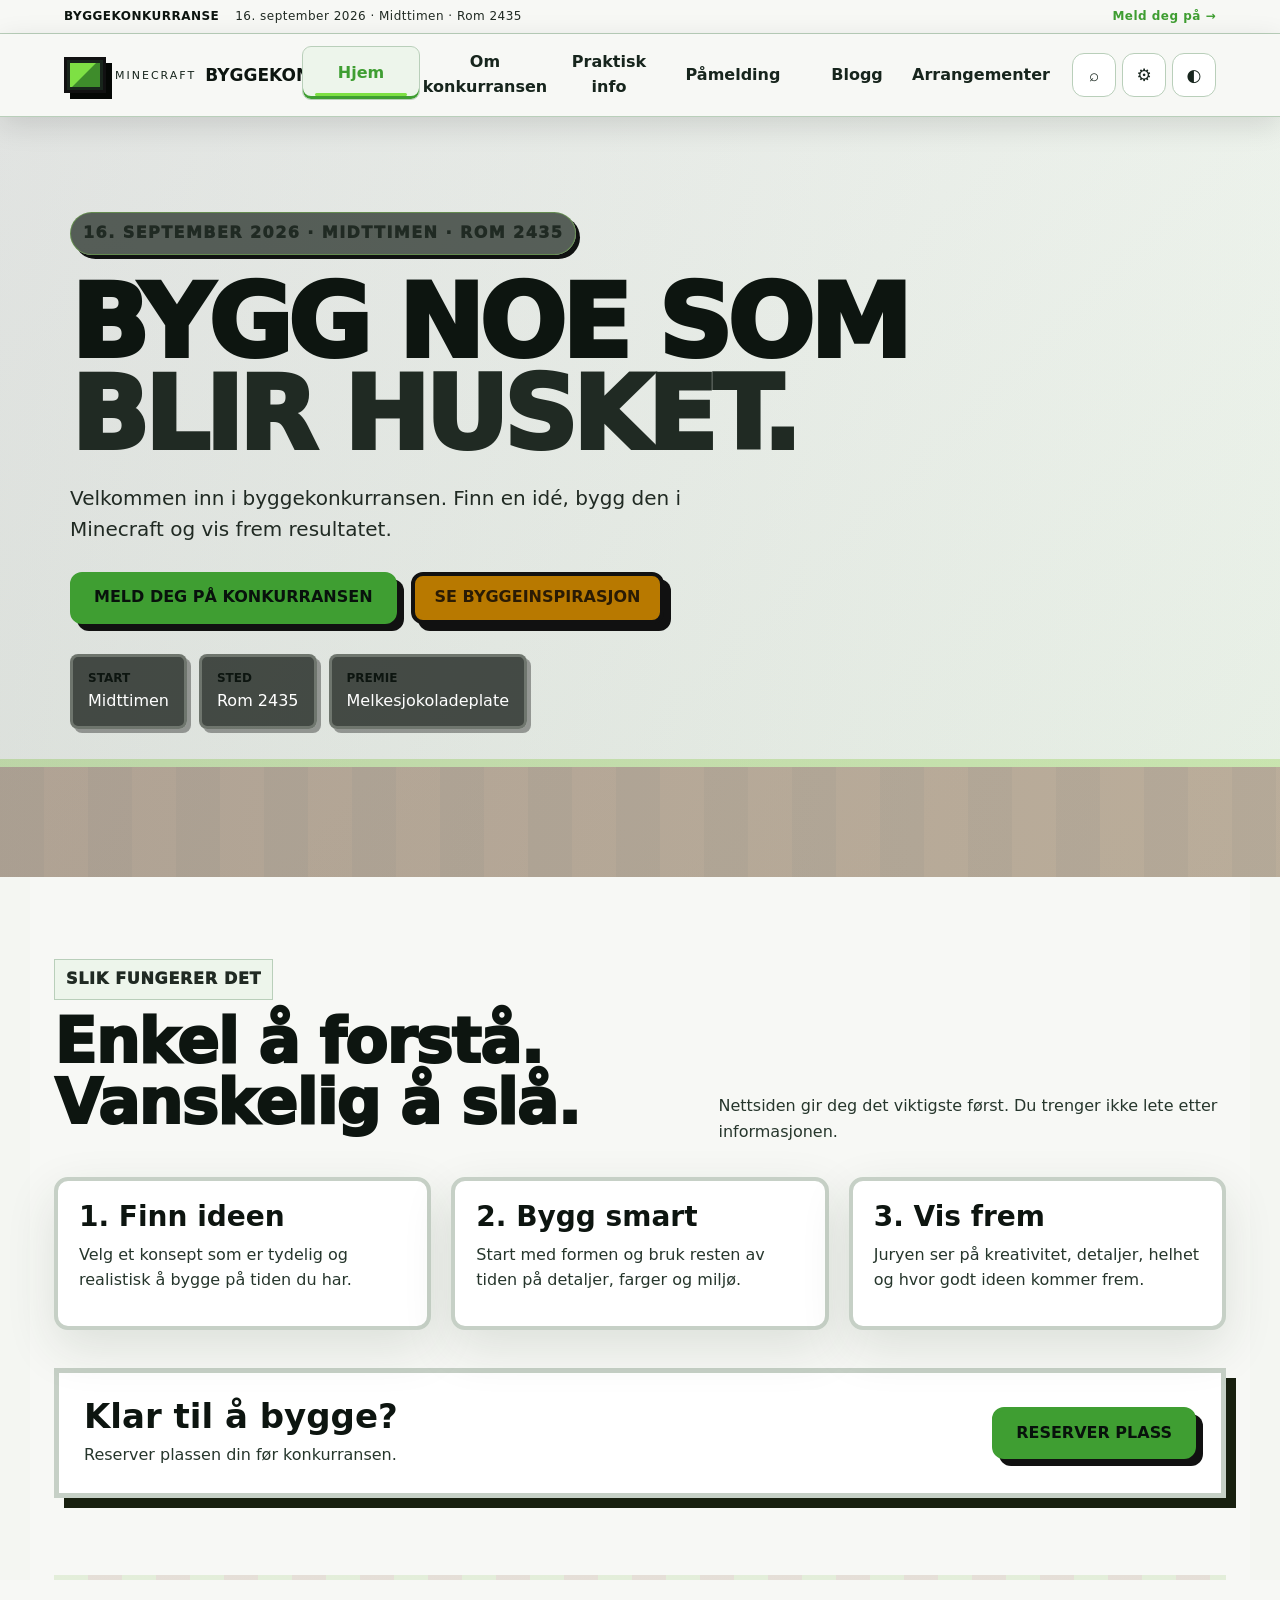
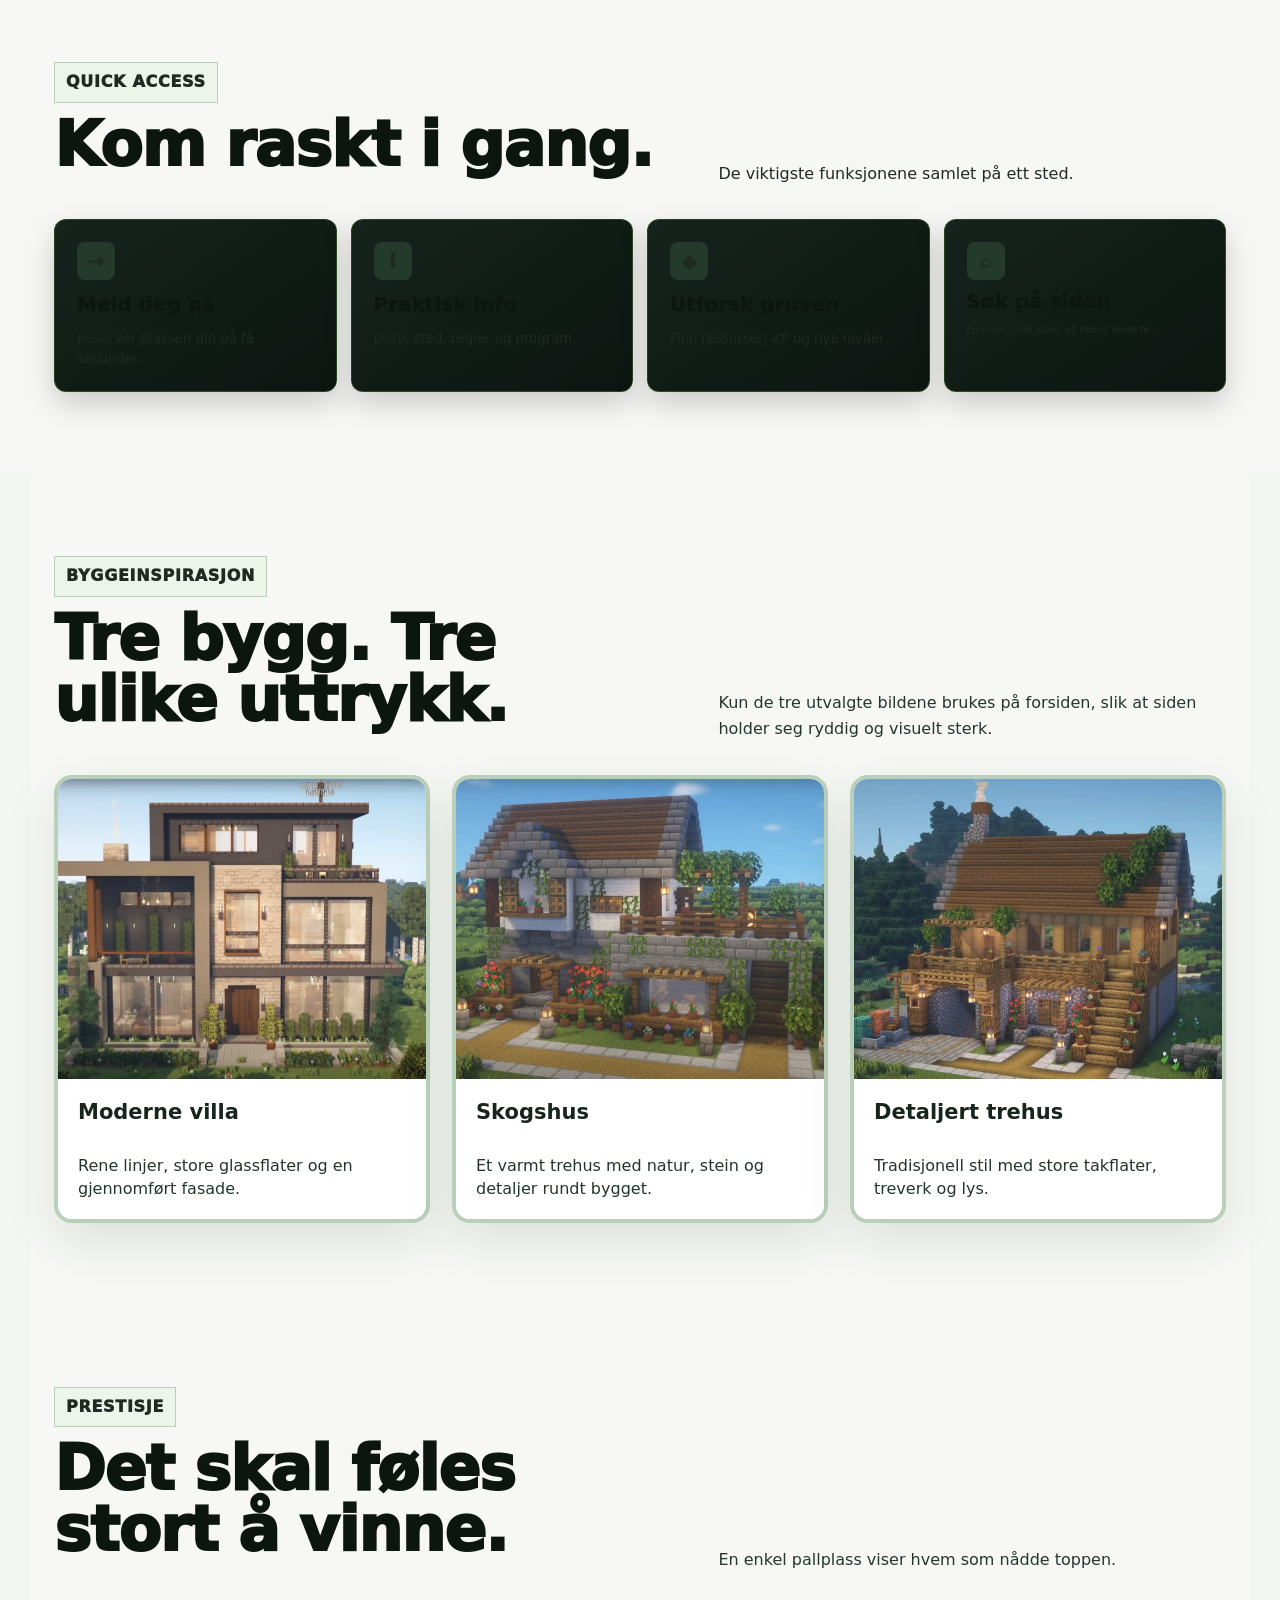
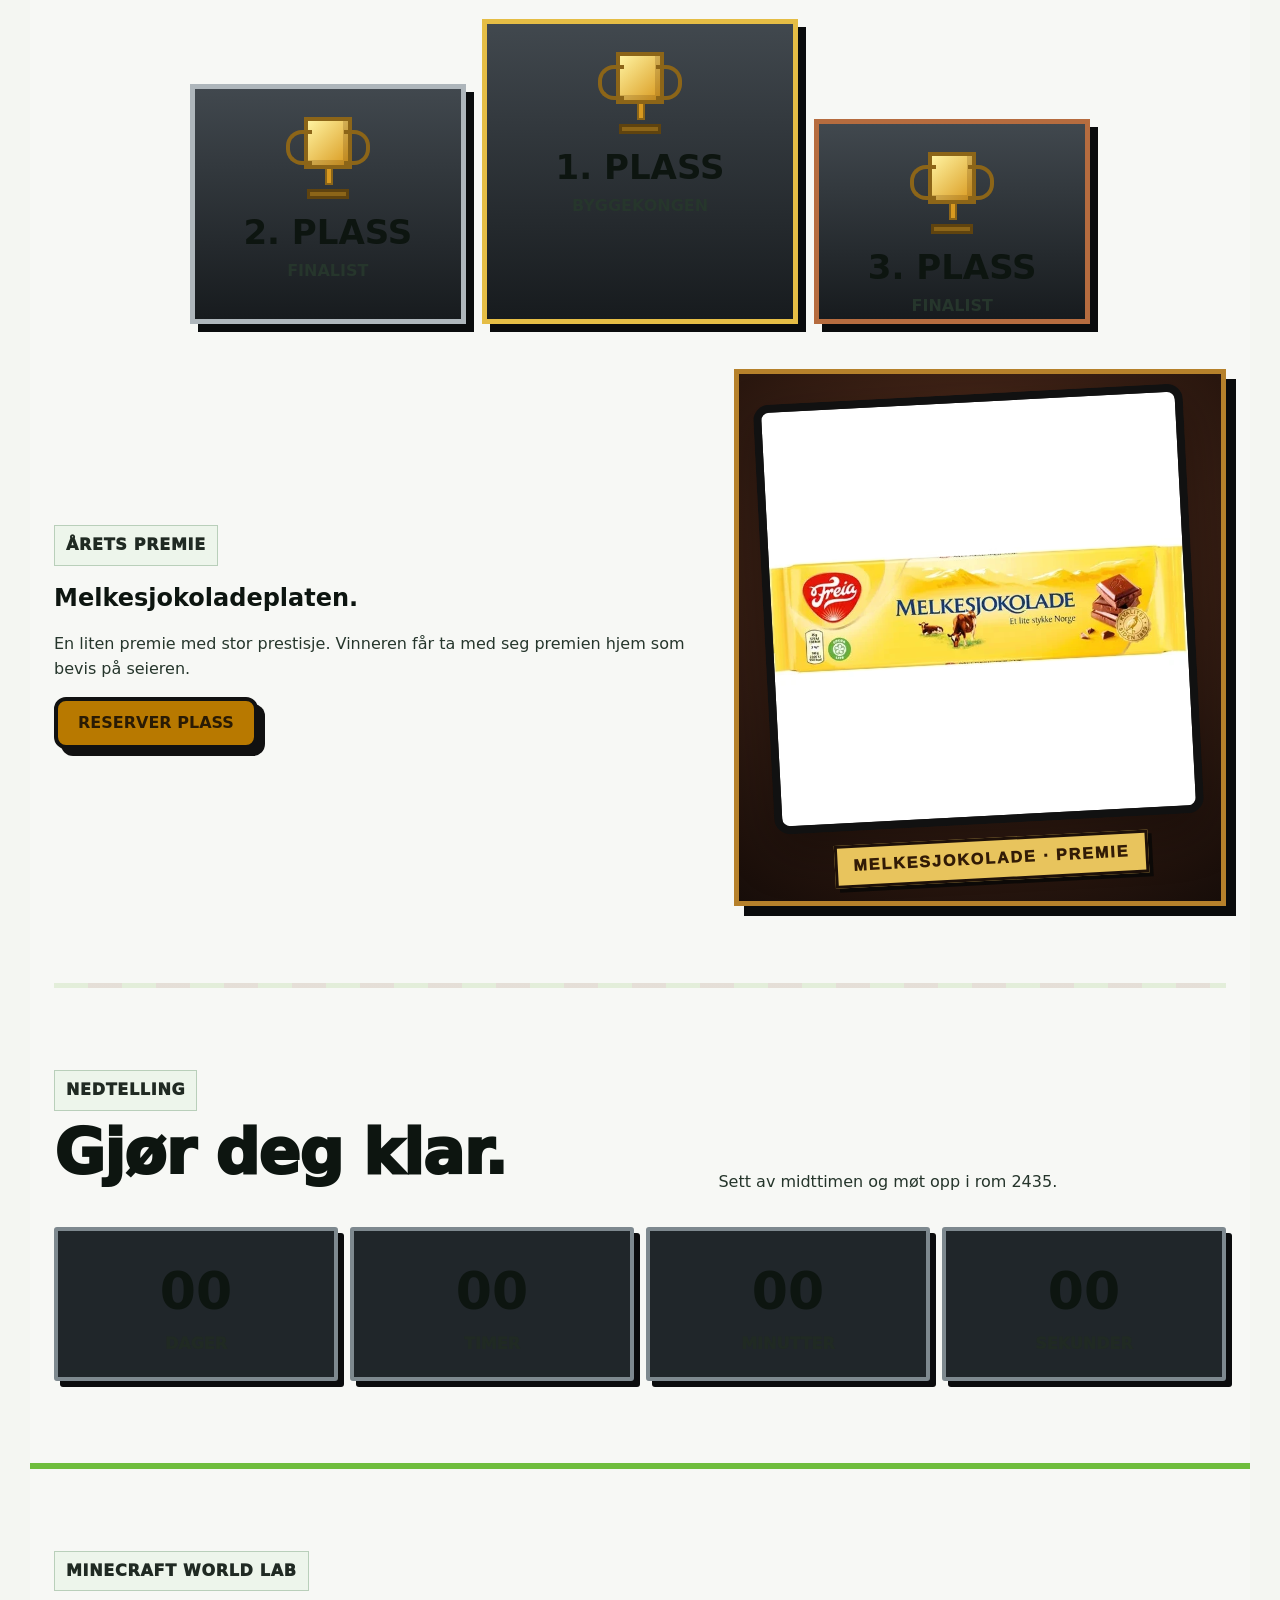
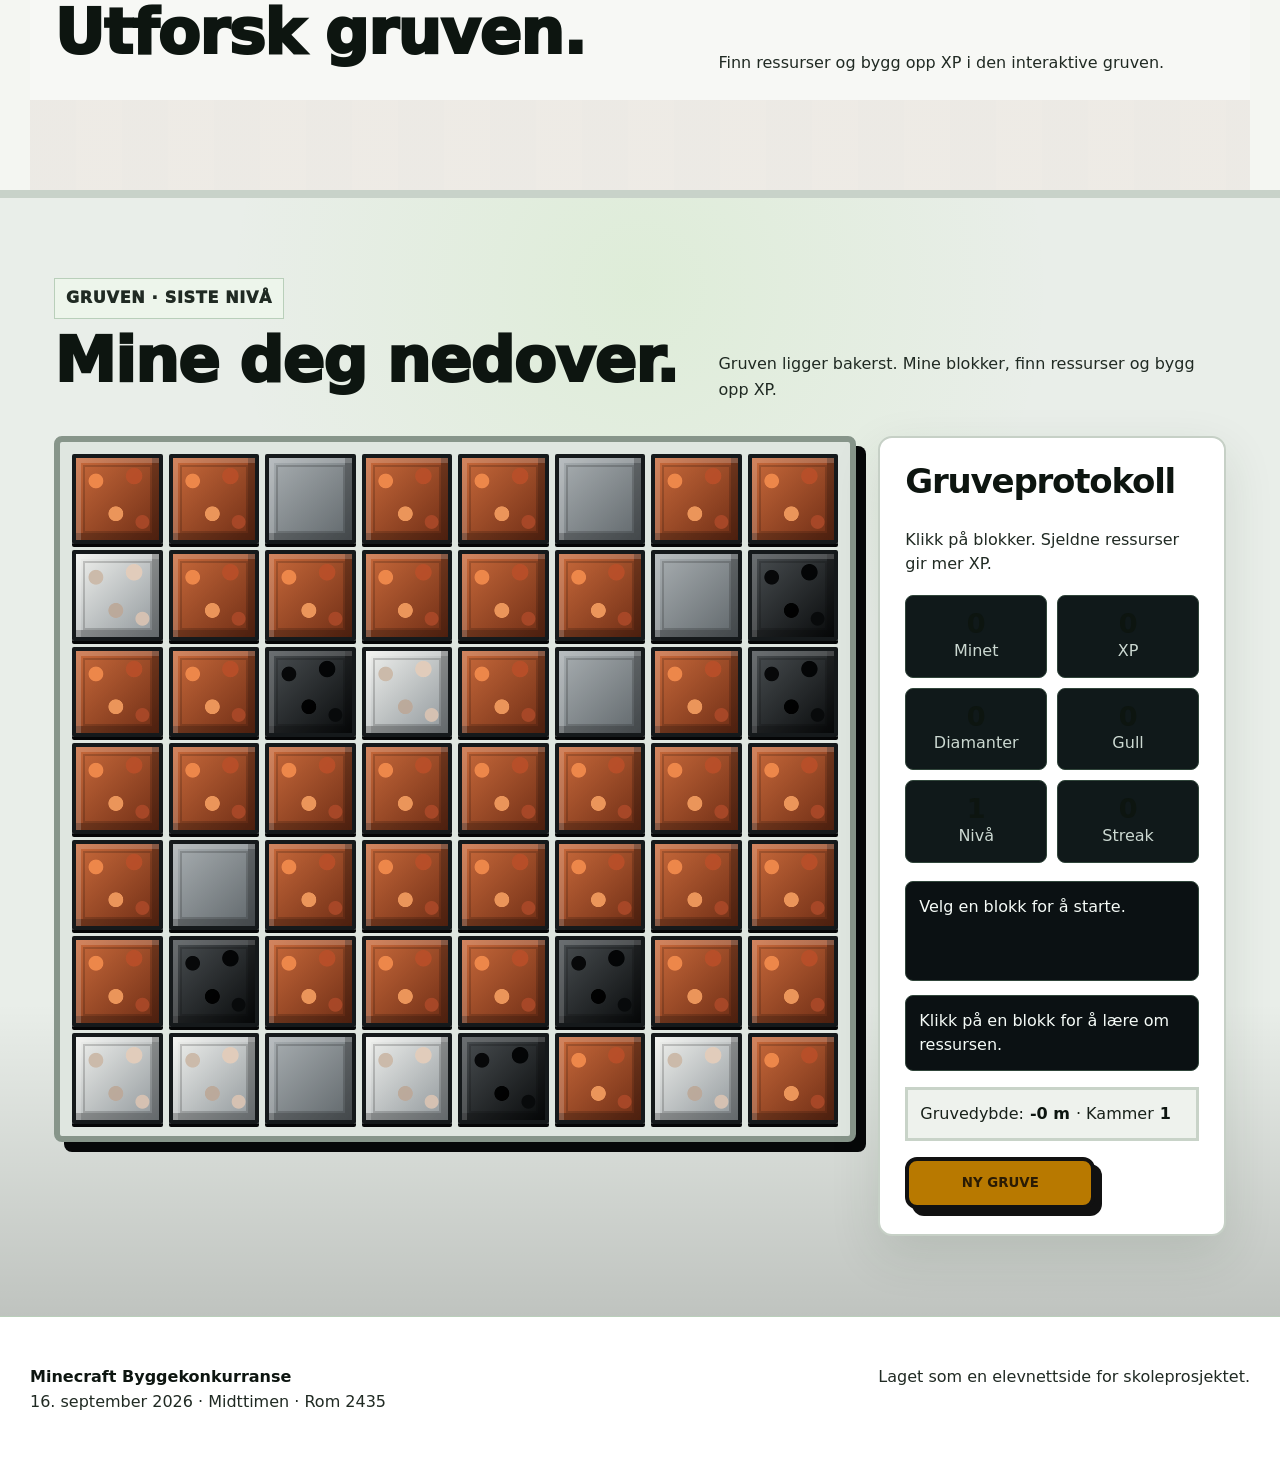
<file: nettside-prosjekt/index.html>
<!DOCTYPE html>
<html lang="no"><head><meta charset="utf-8"/><meta content="width=device-width,initial-scale=1" name="viewport"/><link rel="icon" src="[data-uri]" type="image/svg+xml"/><title>Minecraft Byggekonkurranse</title><link href="style.css?v=20" rel="stylesheet"/><script>(function(){try{var t=localStorage.getItem('mb_theme')||'system';var r=t==='system'?(matchMedia('(prefers-color-scheme:light)').matches?'light':'dark'):t;document.documentElement.dataset.theme=r;var l=localStorage.getItem('mb_lang')||'no';document.documentElement.dataset.lang=l}catch(e){}})();</script><style>/* Logo horizontal fix */.brand{display:flex!important;flex-direction:row!important;align-items:center!important;flex-wrap:nowrap!important;white-space:nowrap!important;width:max-content;max-width:none}.brand span:not(.cube),.brand strong{display:inline!important;white-space:nowrap!important;line-height:1!important;margin:0!important}.brand .cube{flex:0 0 42px!important}@media(max-width:600px){.brand{width:auto;max-width:100%}.brand strong{display:inline!important}}</style></head><body><div class="announcement"><div><strong>BYGGEKONKURRANSE</strong><span>16. september 2026 · Midttimen · Rom 2435</span></div><a href="signup.html">Meld deg på →</a></div><header class="site-header"><div class="nav"><a aria-label="Minecraft Byggekonkurranse hjem" class="brand" href="index.html"><span class="cube"></span><span>MINECRAFT</span><strong>BYGGEKONKURRANSE</strong></a><button aria-expanded="false" aria-label="Åpne meny" class="mobile-toggle" type="button">☰</button><nav aria-label="Hovedmeny" class="menu"><a href="index.html">Hjem</a><a href="about.html">Om konkurransen</a><a href="info.html">Praktisk info</a><a href="signup.html">Påmelding</a><a href="blog.html">Blogg</a><a href="events.html">Arrangementer</a></nav><div class="header-tools"><button aria-label="Søk" data-search-open="" type="button">⌕</button><button aria-label="Innstillinger" data-settings-open="" type="button">⚙</button><button aria-label="Bytt tema" data-theme-toggle="" type="button">◐</button></div></div></header><div class="overlay" hidden="" id="searchOverlay"><div class="overlay-card search-card"><button class="overlay-close" data-overlay-close="">×</button><span class="block-title">SØK PÅ SIDEN</span><h2>Finn det du leter etter.</h2><input autocomplete="off" id="siteSearch" placeholder="Søk etter påmelding, regler, byggtips ..." type="search"/><div class="search-results" id="searchResults"></div></div></div><div class="overlay" hidden="" id="settingsOverlay"><div class="overlay-card"><button class="overlay-close" data-overlay-close="">×</button><span class="block-title">INNSTILLINGER</span><h2>Tilpass nettsiden.</h2><div class="setting-group"><b>Tema</b><div class="setting-buttons"><button data-set-theme="dark">Mørk</button><button data-set-theme="light">Lys</button><button data-set-theme="system">System</button></div></div><div class="setting-group"><b>Språk</b><div class="setting-buttons"><button data-set-lang="no">Norsk</button><button data-set-lang="en">English</button></div></div></div></div>
<section class="hero"><div class="hero-inner"><span class="kicker">16. SEPTEMBER 2026 · MIDTTIMEN · ROM 2435</span><h1>Bygg noe som <span>blir husket.</span></h1><p>Velkommen inn i byggekonkurransen. Finn en idé, bygg den i Minecraft og vis frem resultatet.</p><div class="actions"><a class="btn primary" href="signup.html">MELD DEG PÅ KONKURRANSEN</a><a class="btn gold" href="#inspirasjon">SE BYGGEINSPIRASJON</a></div><div class="hero-meta"><div class="meta"><b>START</b>Midttimen</div><div class="meta"><b>STED</b>Rom 2435</div><div class="meta"><b>PREMIE</b>Melkesjokoladeplate</div></div></div></section>
<section class="section light"><div class="section-title"><div><span class="block-title">SLIK FUNGERER DET</span><h2>Enkel å forstå. Vanskelig å slå.</h2></div><p>Nettsiden gir deg det viktigste først. Du trenger ikke lete etter informasjonen.</p></div><div class="cards"><article class="card"><div class="card-body"><h3>1. Finn ideen</h3><p>Velg et konsept som er tydelig og realistisk å bygge på tiden du har.</p></div></article><article class="card"><div class="card-body"><h3>2. Bygg smart</h3><p>Start med formen og bruk resten av tiden på detaljer, farger og miljø.</p></div></article><article class="card"><div class="card-body"><h3>3. Vis frem</h3><p>Juryen ser på kreativitet, detaljer, helhet og hvor godt ideen kommer frem.</p></div></article></div><div class="cta"><div><h3>Klar til å bygge?</h3><p>Reserver plassen din før konkurransen.</p></div><a class="btn primary" href="signup.html">RESERVER PLASS</a></div></section>
<section class="quick-actions section" id="quickActions"><div class="section-title"><div><span class="block-title">QUICK ACCESS</span><h2>Kom raskt i gang.</h2></div><p>De viktigste funksjonene samlet på ett sted.</p></div><div class="quick-grid"><a class="quick-card" href="signup.html"><span class="quick-icon">→</span><strong>Meld deg på</strong><small>Reserver plassen din på få sekunder.</small></a><a class="quick-card" href="info.html"><span class="quick-icon">i</span><strong>Praktisk info</strong><small>Dato, sted, regler og program.</small></a><a class="quick-card" href="#gruve"><span class="quick-icon">◆</span><strong>Utforsk gruven</strong><small>Finn ressurser, XP og nye nivåer.</small></a><button class="quick-card" id="quickSearch" type="button"><span class="quick-icon">⌕</span><strong>Søk på siden</strong><small>Finn en side eller et tema direkte.</small></button></div></section><section class="section darksection" id="inspirasjon"><div class="section-title"><div><span class="block-title">BYGGEINSPIRASJON</span><h2>Tre bygg. Tre ulike uttrykk.</h2></div><p>Kun de tre utvalgte bildene brukes på forsiden, slik at siden holder seg ryddig og visuelt sterk.</p></div><div class="three-builds"><figure class="showcase-card"><img data-safe-image alt="Minecraft moderne villa"  src="build-modern-villa.png" /><figcaption><strong>Moderne villa</strong><br/>Rene linjer, store glassflater og en gjennomført fasade.</figcaption></figure><figure class="showcase-card"><img data-safe-image alt="Minecraft skogshus"  src="build-forest-cottage.png" /><figcaption><strong>Skogshus</strong><br/>Et varmt trehus med natur, stein og detaljer rundt bygget.</figcaption></figure><figure class="showcase-card"><img data-safe-image alt="Minecraft trehus"  src="build-woodland-lodge.png" /><figcaption><strong>Detaljert trehus</strong><br/>Tradisjonell stil med store takflater, treverk og lys.</figcaption></figure></div></section>
<section class="section light"><div class="section-title"><div><span class="block-title">PRESTISJE</span><h2>Det skal føles stort å vinne.</h2></div><p>En enkel pallplass viser hvem som nådde toppen.</p></div><div class="podium"><div class="place second"><div class="trophy"><div class="cup"></div><div class="stem"></div><div class="base"></div></div><h3>2. PLASS</h3><p>FINALIST</p></div><div class="place first"><div class="trophy"><div class="cup"></div><div class="stem"></div><div class="base"></div></div><h3>1. PLASS</h3><p>BYGGEKONGEN</p></div><div class="place third"><div class="trophy"><div class="cup"></div><div class="stem"></div><div class="base"></div></div><h3>3. PLASS</h3><p>FINALIST</p></div></div><div class="prize"><div><span class="block-title">ÅRETS PREMIE</span><h2>Melkesjokoladeplaten.</h2><p>En liten premie med stor prestisje. Vinneren får ta med seg premien hjem som bevis på seieren.</p><a class="btn gold" href="signup.html">RESERVER PLASS</a></div><div class="prize-art"><div class="choco-wrap real-chocolate"><img data-safe-image alt="Freia Melkesjokolade" loading="lazy" referrerpolicy="no-referrer" src="freia-melkesjokolade.png" /><div class="choco-label">MELKESJOKOLADE · PREMIE</div></div></div></div></section>
<section class="section darksection"><div class="section-title"><div><span class="block-title">NEDTELLING</span><h2>Gjør deg klar.</h2></div><p>Sett av midttimen og møt opp i rom 2435.</p></div><div class="countdown" id="countdown"><div class="timebox"><b id="days">00</b><span>DAGER</span></div><div class="timebox"><b id="hours">00</b><span>TIMER</span></div><div class="timebox"><b id="minutes">00</b><span>MINUTTER</span></div><div class="timebox"><b id="seconds">00</b><span>SEKUNDER</span></div></div></section>
<section class="section world-lab" id="verden">
<div class="section-title">
<div><span class="block-title">MINECRAFT WORLD LAB</span><h2>Utforsk gruven.</h2></div>
<p>Finn ressurser og bygg opp XP i den interaktive gruven.</p>
</div>
</section>
<section class="mine-zone" id="gruve"><div class="mine-wrap"><div class="section-title"><div><span class="block-title">GRUVEN · SISTE NIVÅ</span><h2>Mine deg nedover.</h2></div><p>Gruven ligger bakerst. Mine blokker, finn ressurser og bygg opp XP.</p></div><div class="mine-grid"><div><div class="mine-board" id="mineBoard"></div></div><aside class="mine-panel"><h2>Gruveprotokoll</h2><p class="muted">Klikk på blokker. Sjeldne ressurser gir mer XP.</p><div class="stats"><div class="stat"><b id="mined">0</b>Minet</div><div class="stat"><b id="xp">0</b>XP</div><div class="stat"><b id="diamonds">0</b>Diamanter</div><div class="stat"><b id="gold">0</b>Gull</div><div class="stat"><b id="mineLevel"></b>Nivå</div><div class="stat"><b id="mineStreak"></b>Streak</div></div><div class="mine-log" id="mineLog">Velg en blokk for å starte.</div><div class="ore-info" id="oreInfo">Klikk på en blokk for å lære om ressursen.</div><div class="mine-depth mine-depth-enhanced">Gruvedybde: <strong id="mineDepth">0 m</strong> · Kammer <strong id="chamber">1</strong></div><button class="btn gold" id="resetMine" type="button">NY GRUVE</button></aside></div></div></section><footer class="footer"><div class="footer-inner"><div><strong>Minecraft Byggekonkurranse</strong><div class="muted">16. september 2026 · Midttimen · Rom 2435</div></div><div class="muted">Laget som en elevnettside for skoleprosjektet.</div></div></footer><div class="back-top" hidden="" id="backTop"><button aria-label="Til toppen" type="button">↑</button></div><script src="site.js?v=20"></script><script>
(function(){
  document.querySelectorAll('img[data-inline-fallback]').forEach(function(img){
    img.addEventListener('error',function(){
      if(!img.dataset.fallbackUsed){img.dataset.fallbackUsed='1';img.src=img.dataset.inlineFallback;}
    },{once:false});
  });
})();
</script>
</body></html>
</file>
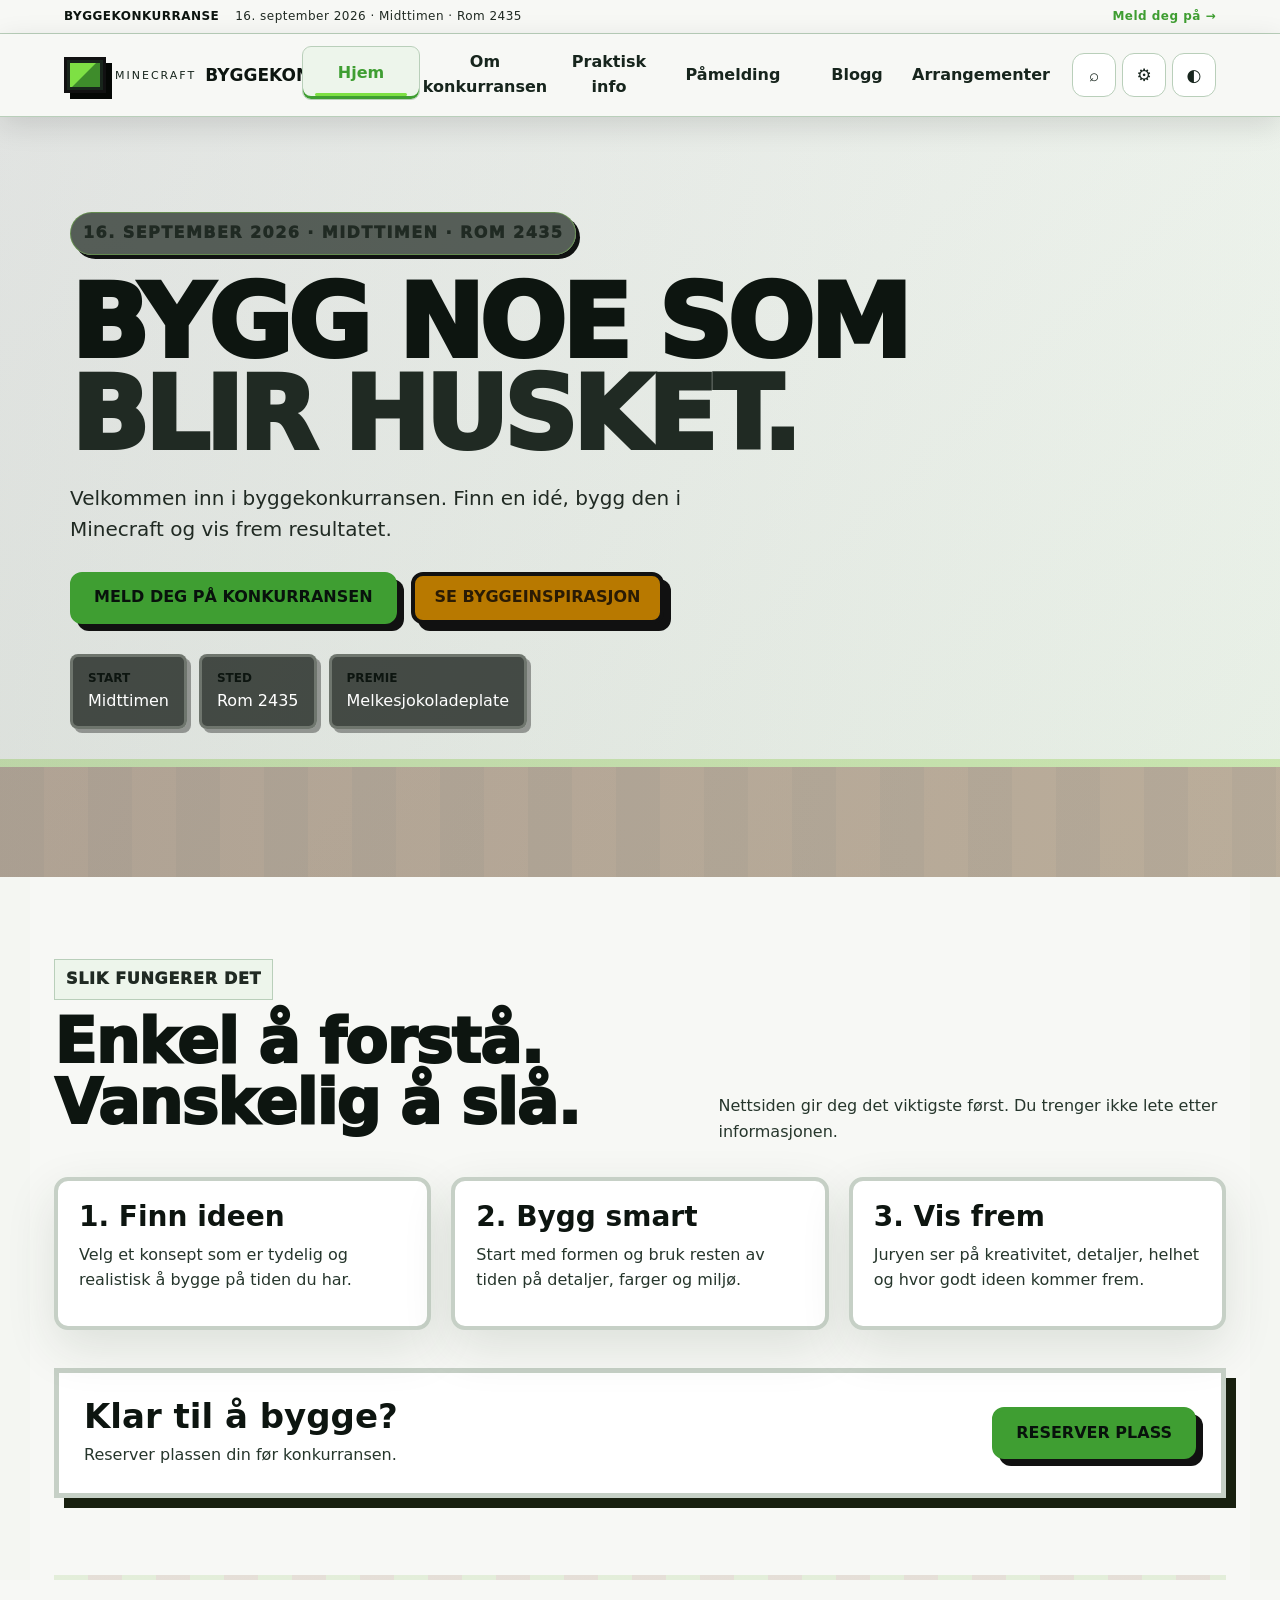
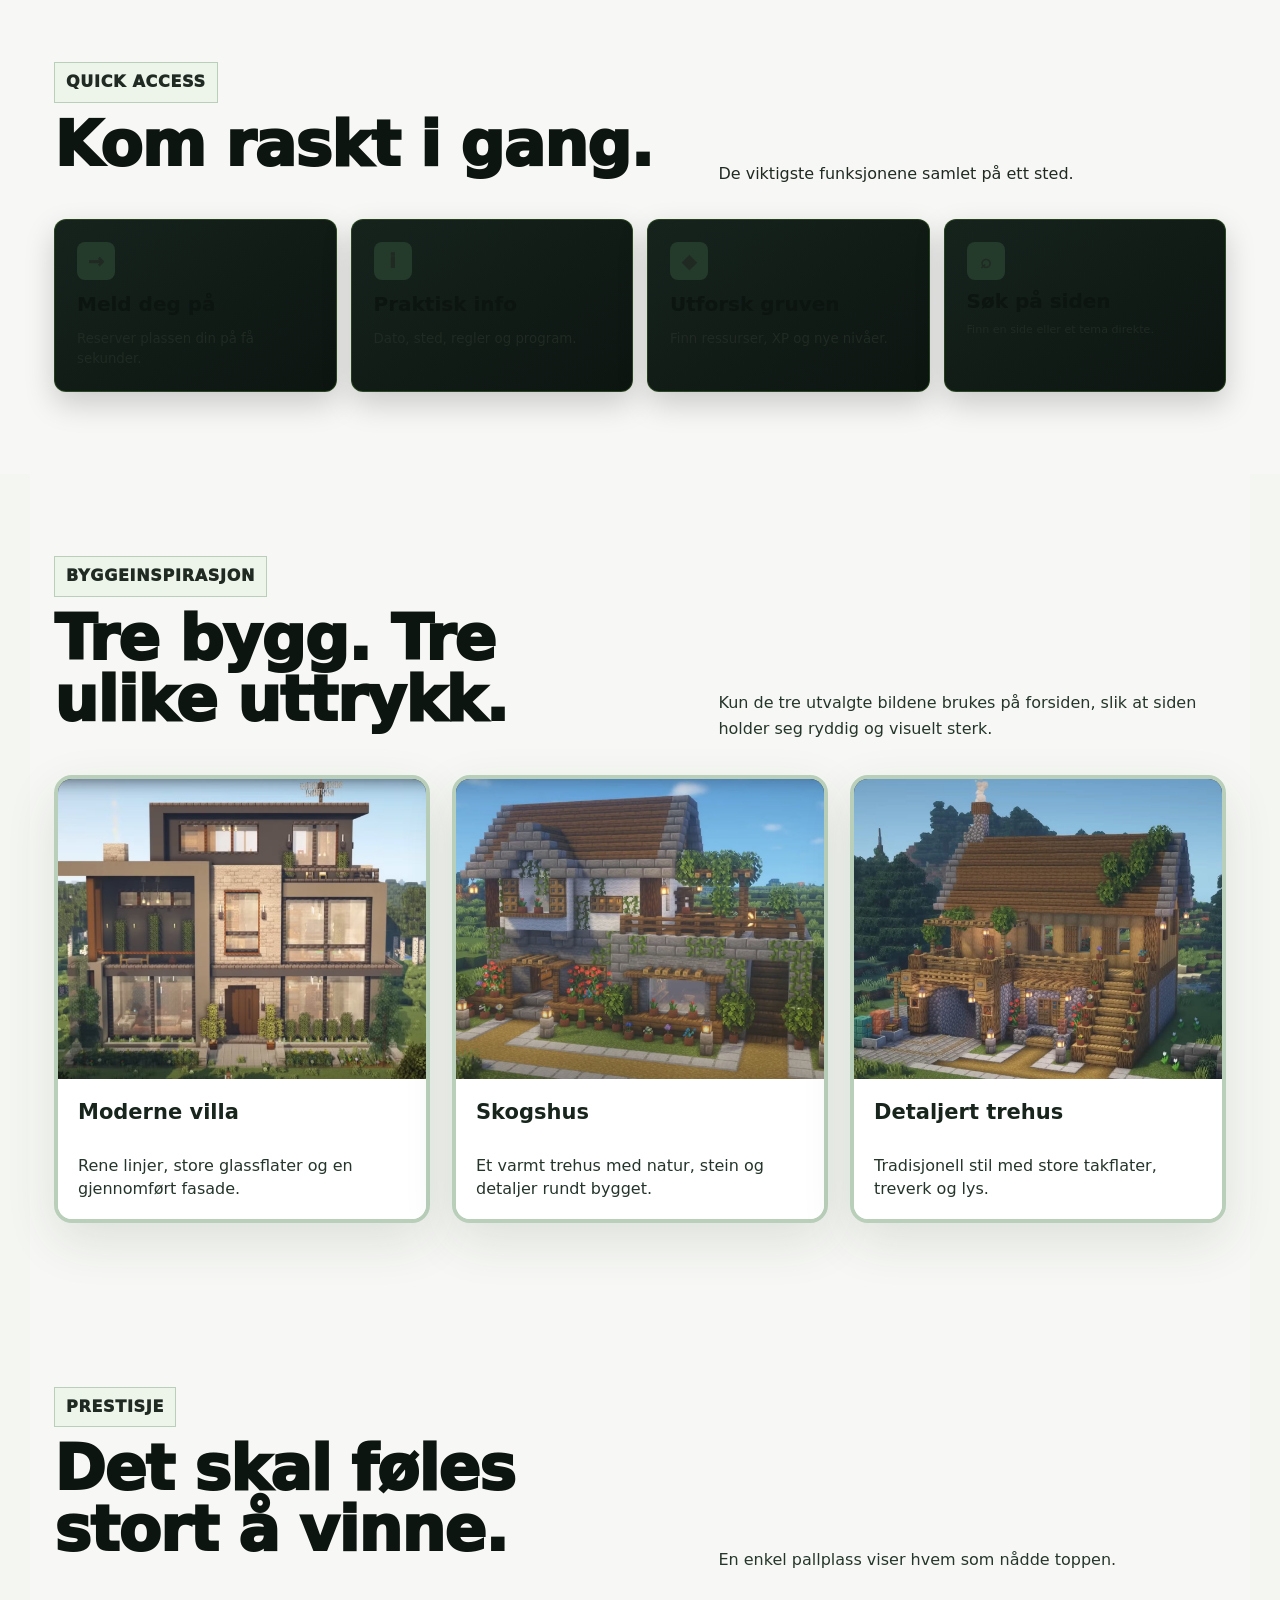
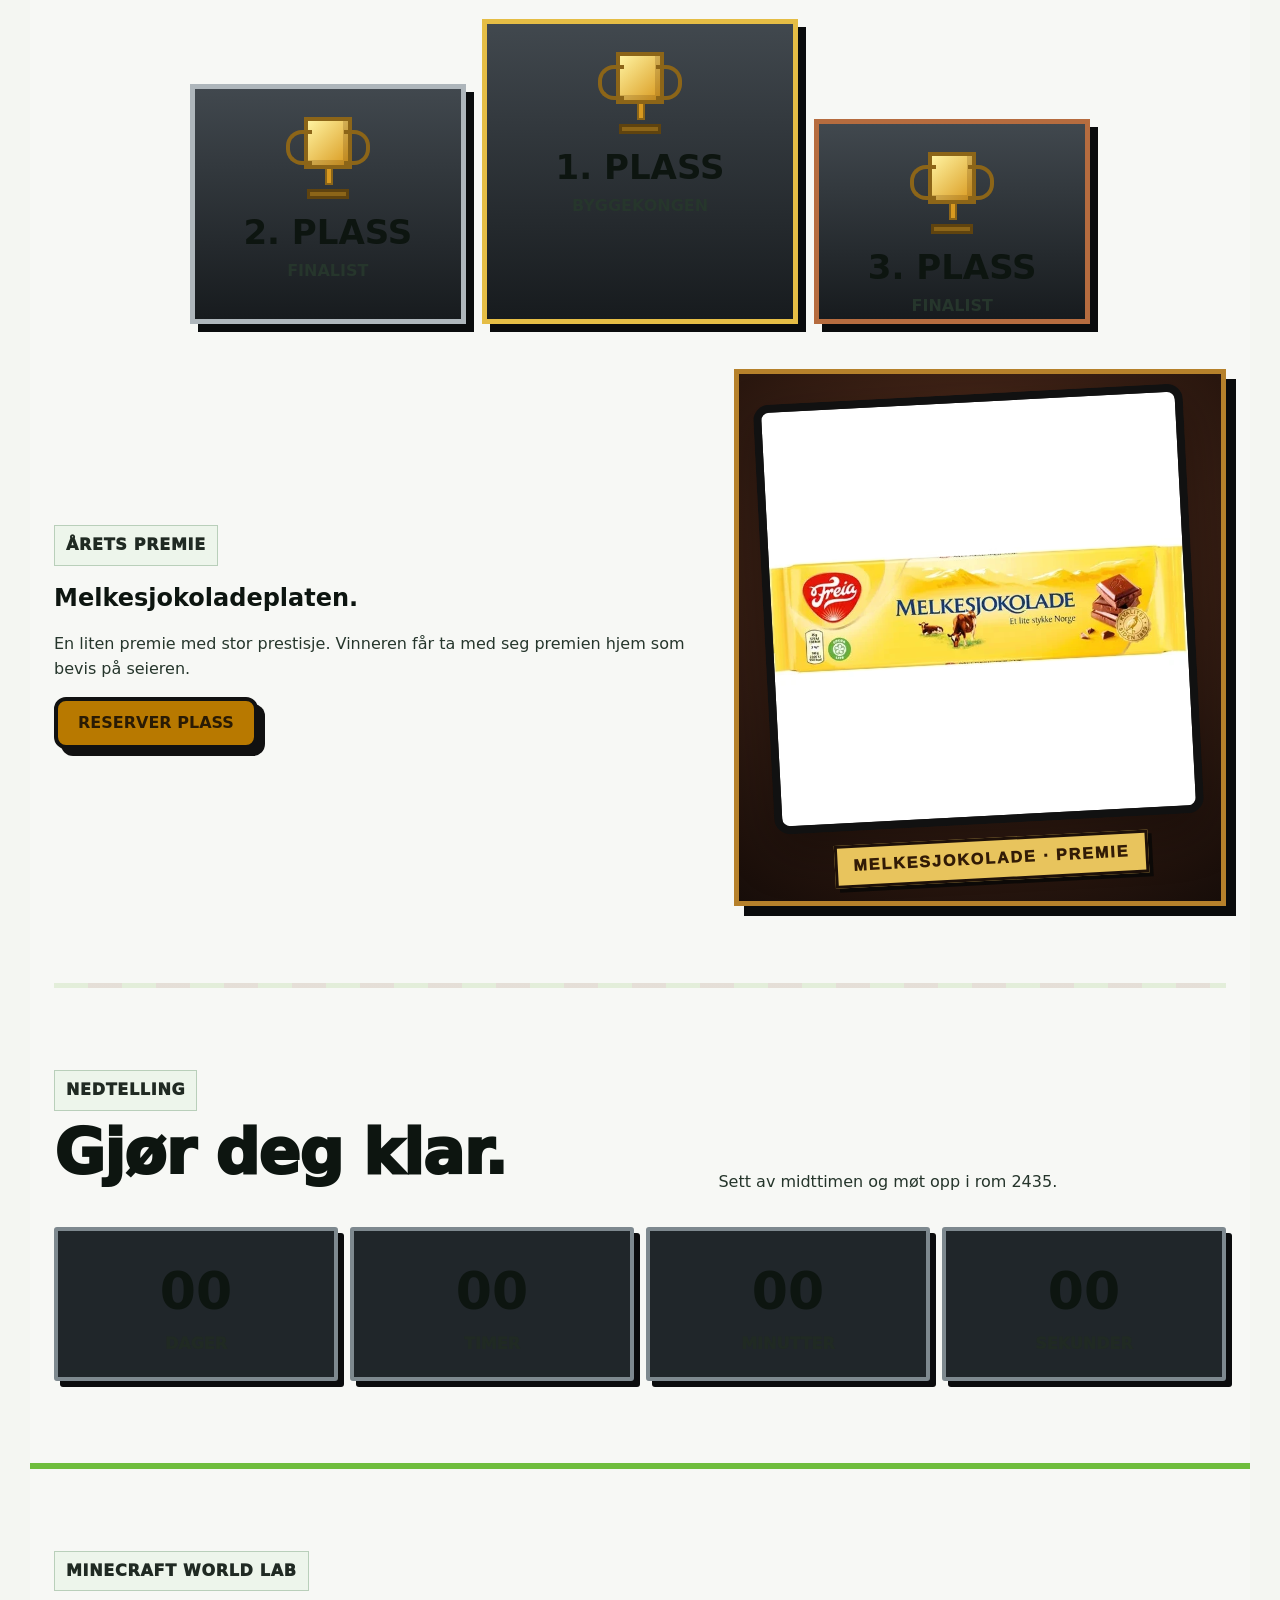
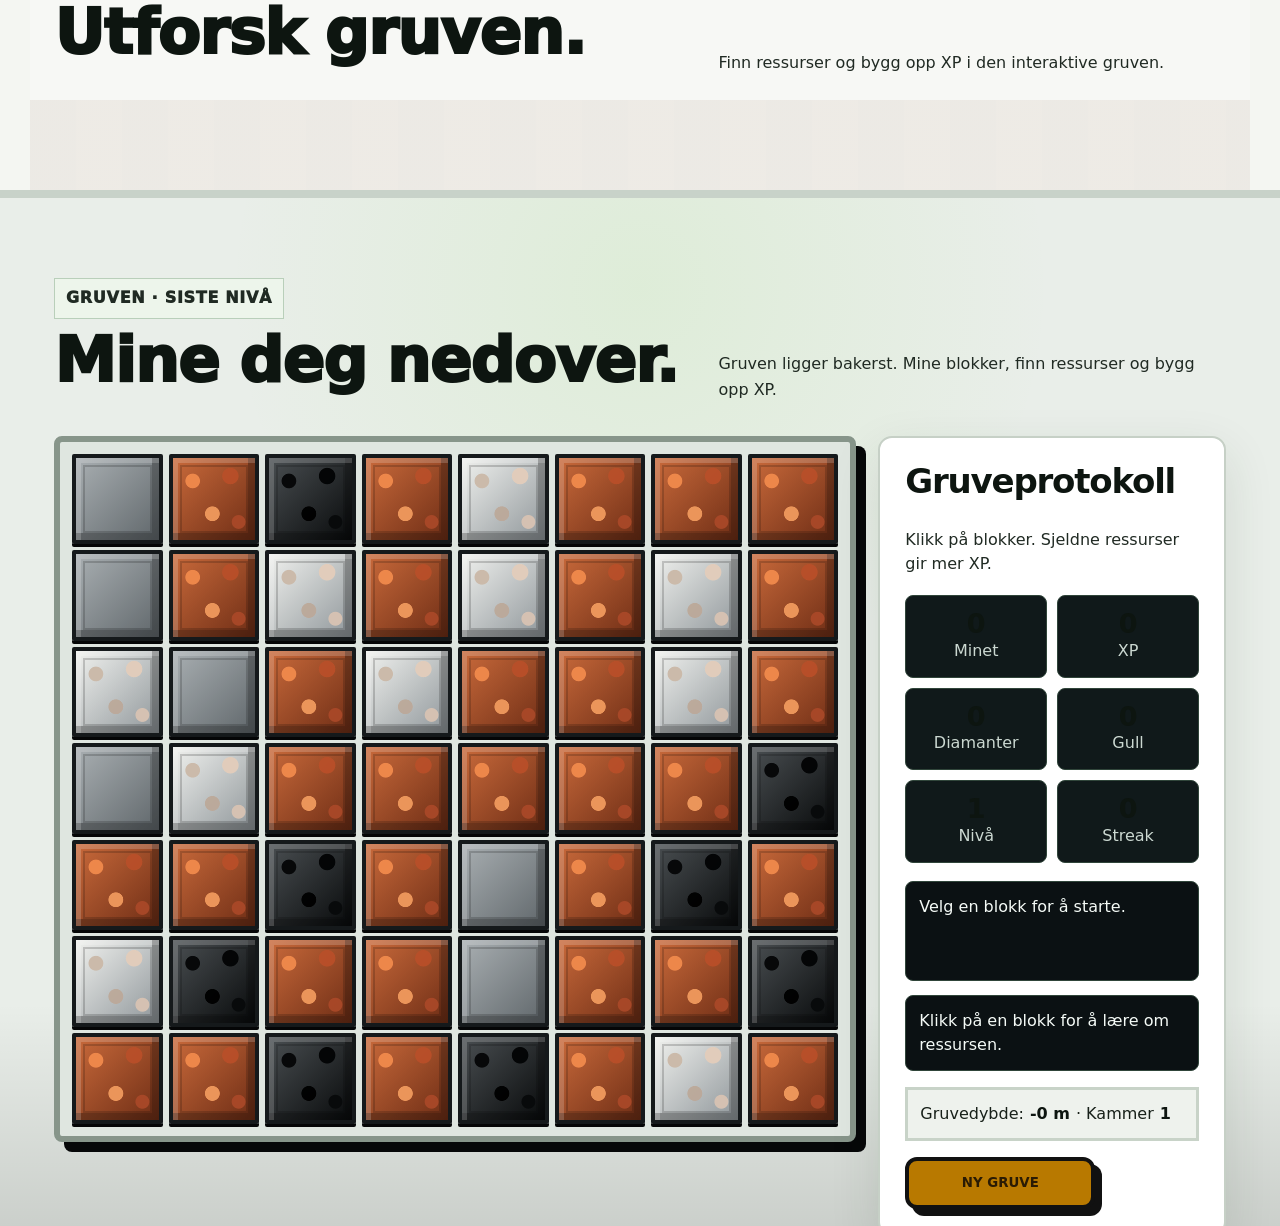
<file: nettside-prosjekt/assets/index.html>
<!doctype html><html lang="no"><head><meta charset="utf-8"><meta http-equiv="refresh" content="0;url=../index.html"><meta name="robots" content="noindex"><title>Minecraft Byggekonkurranse</title></head><body><a href="../index.html">Minecraft Byggekonkurranse</a></body></html>
</file>
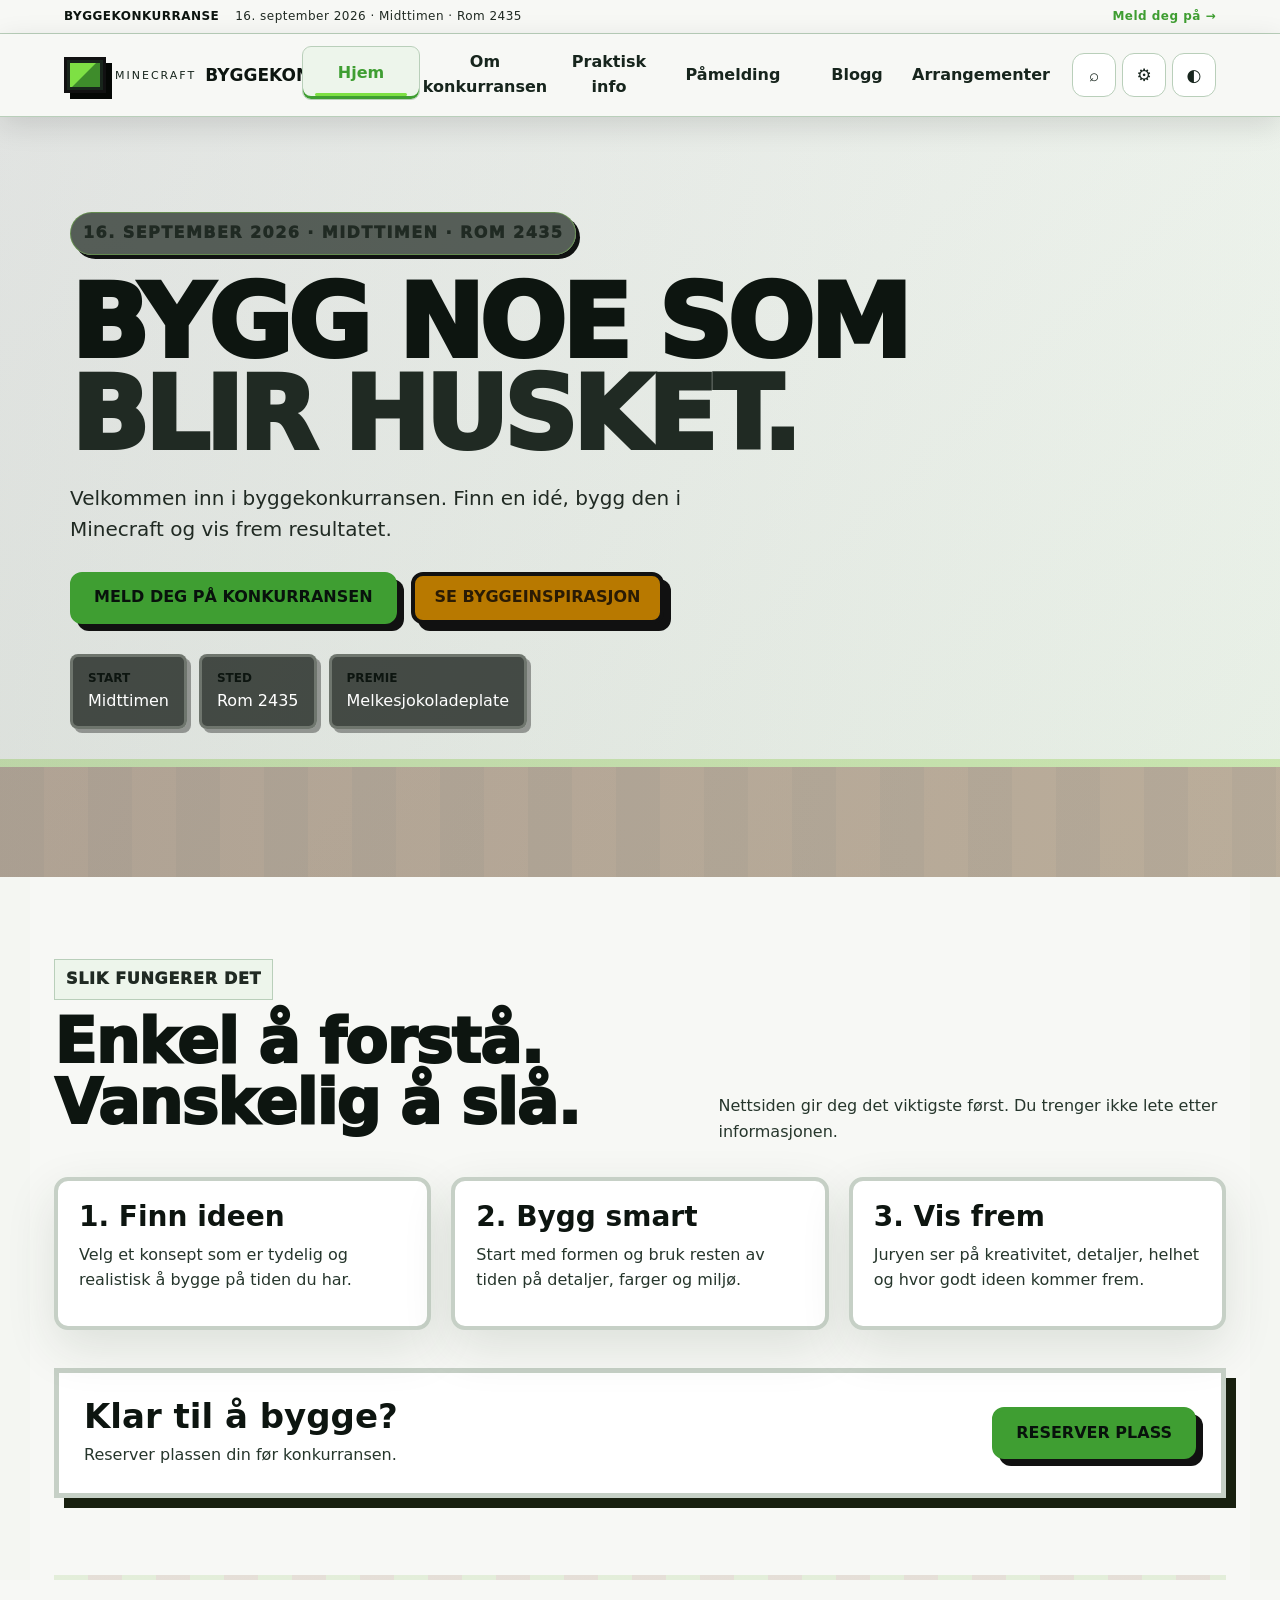
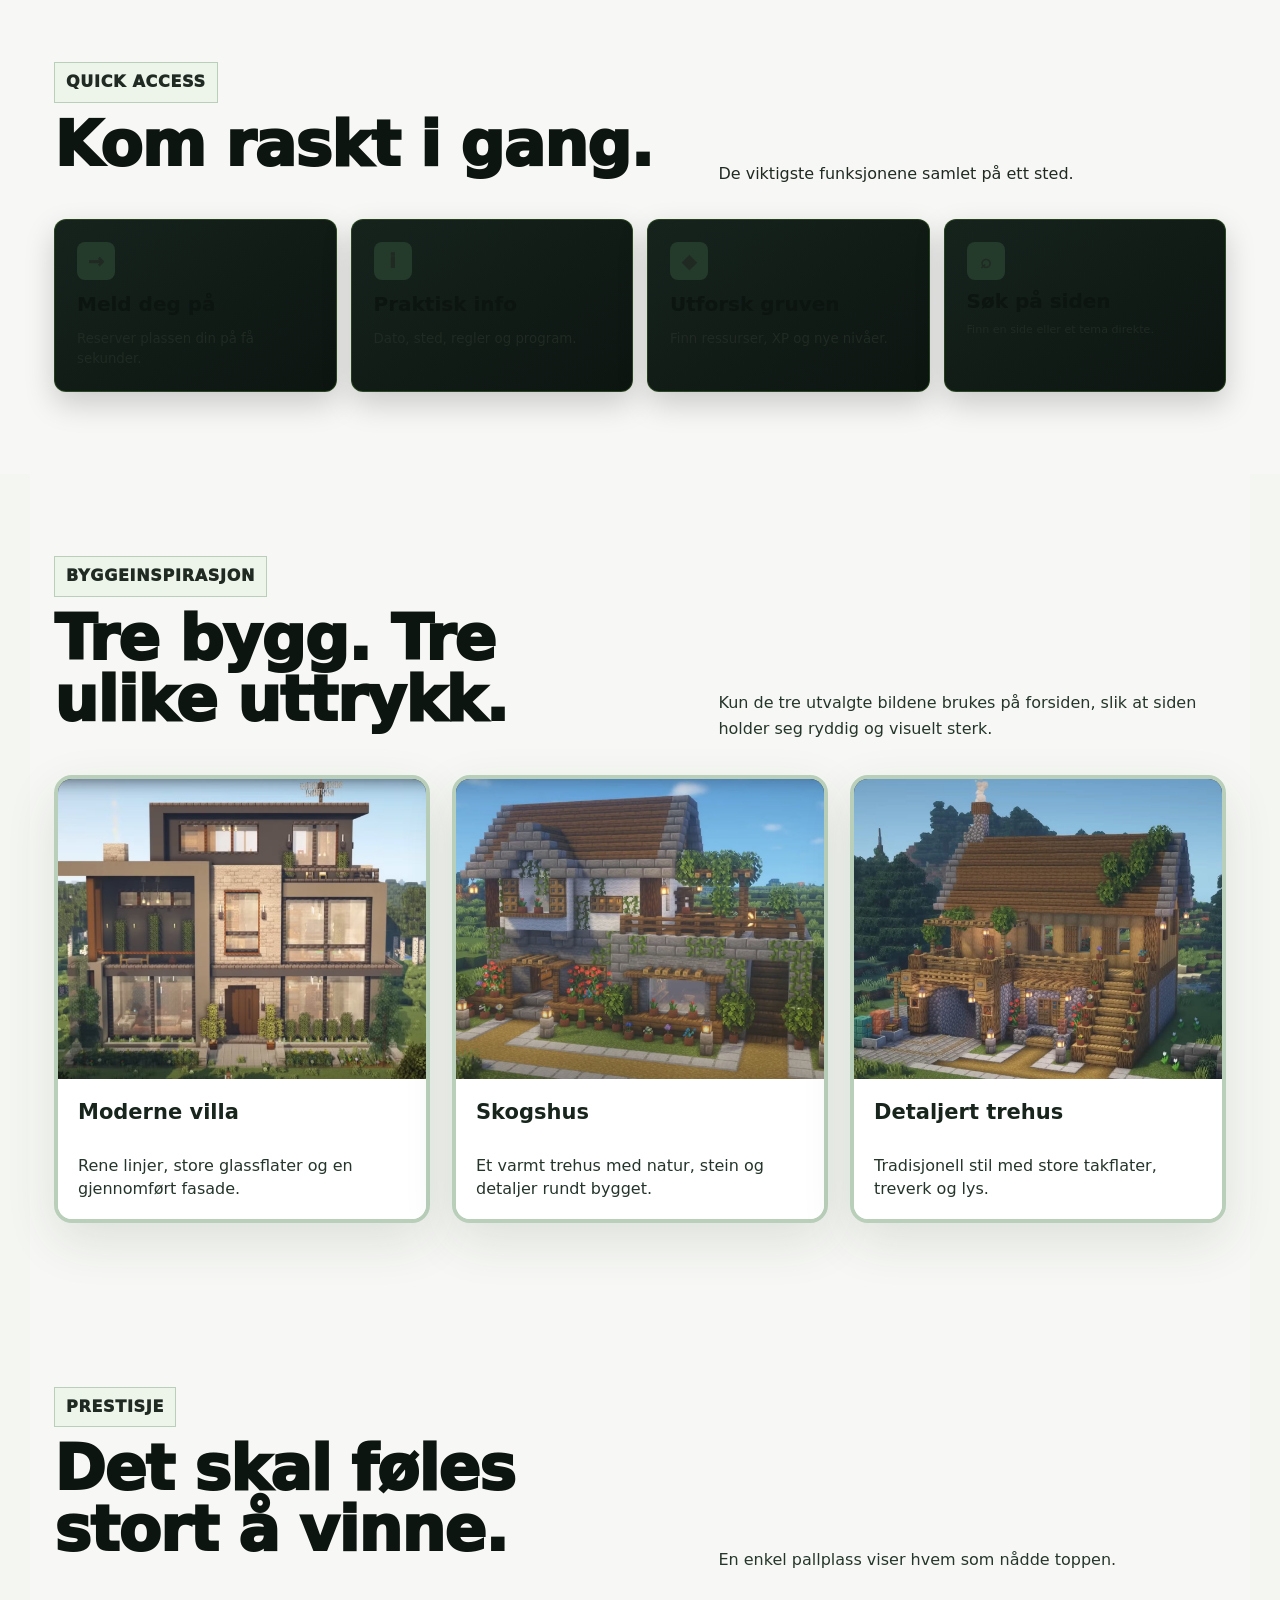
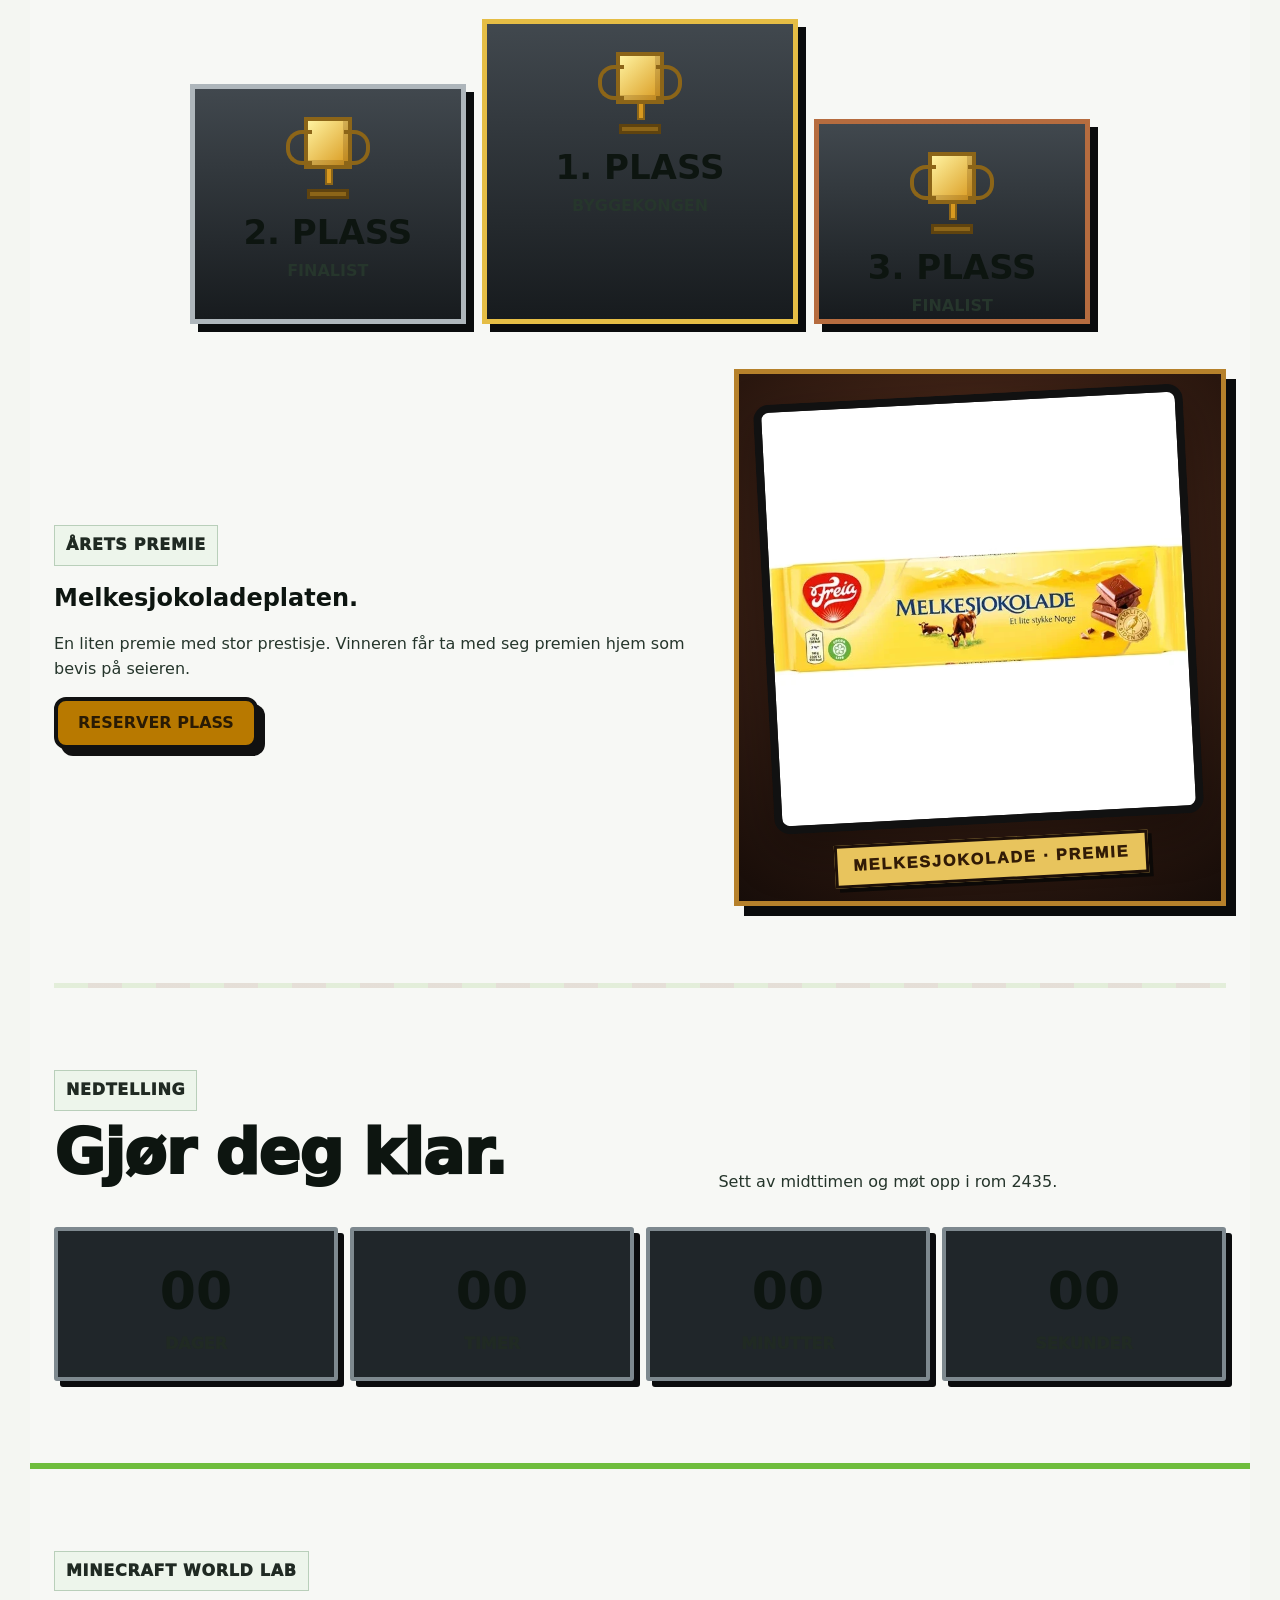
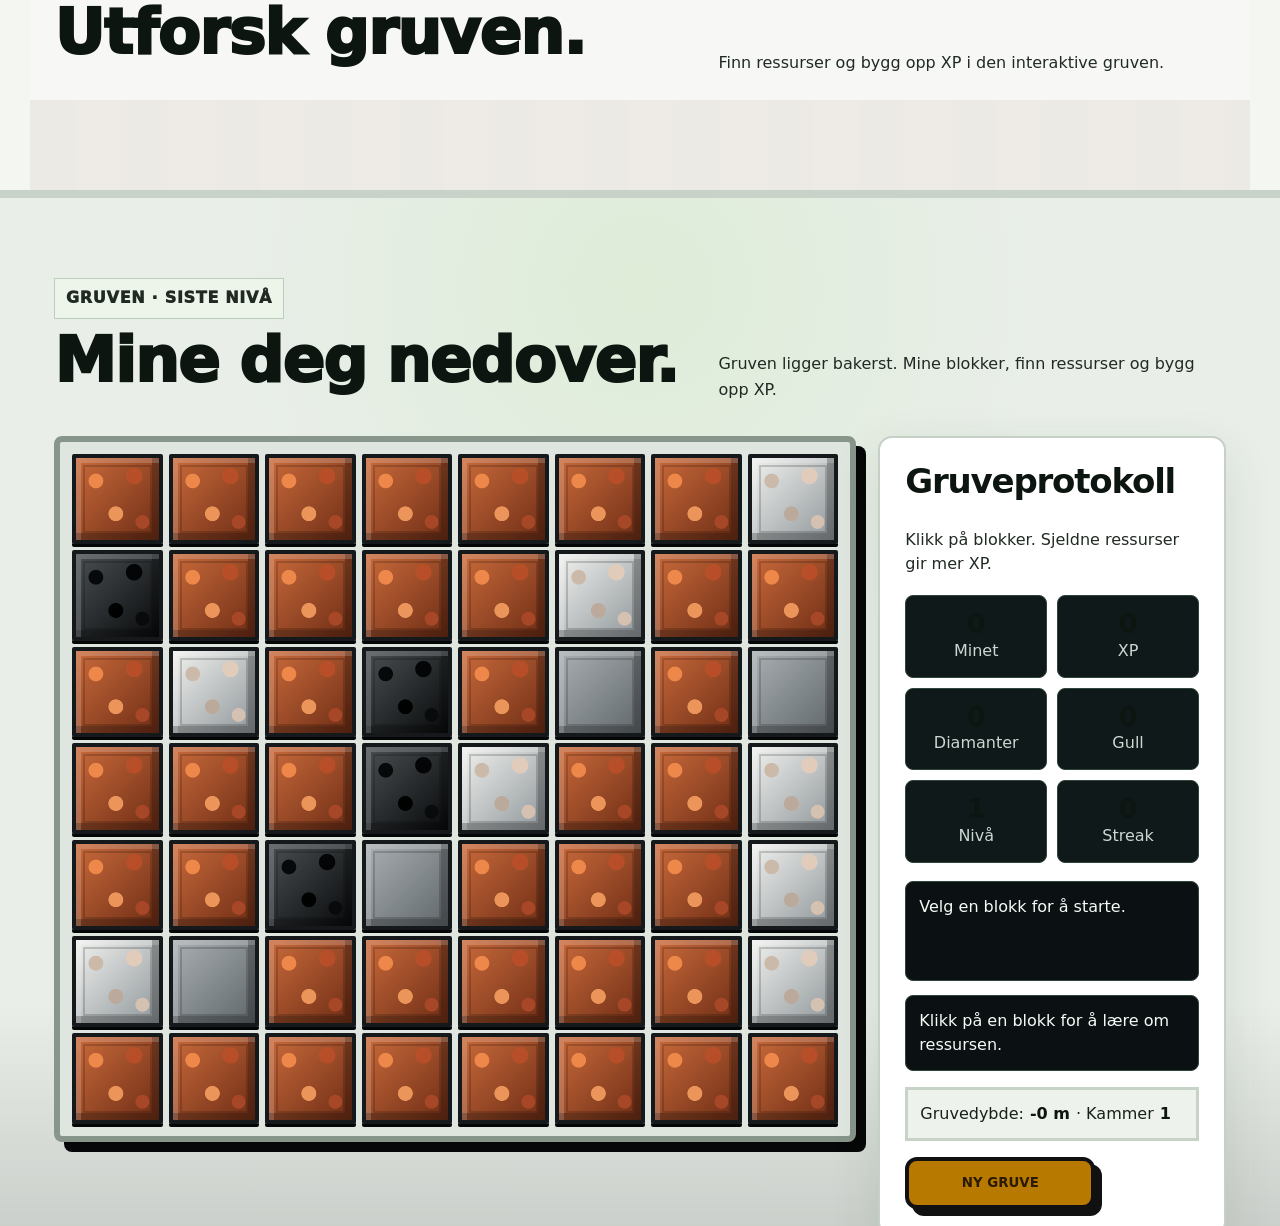
<file: nettside-prosjekt/images/index.html>
<!doctype html><html lang="no"><head><meta charset="utf-8"><meta http-equiv="refresh" content="0;url=../index.html"><title>Minecraft Byggekonkurranse</title></head><body><a href="../index.html">Gå til forsiden</a></body></html>
</file>
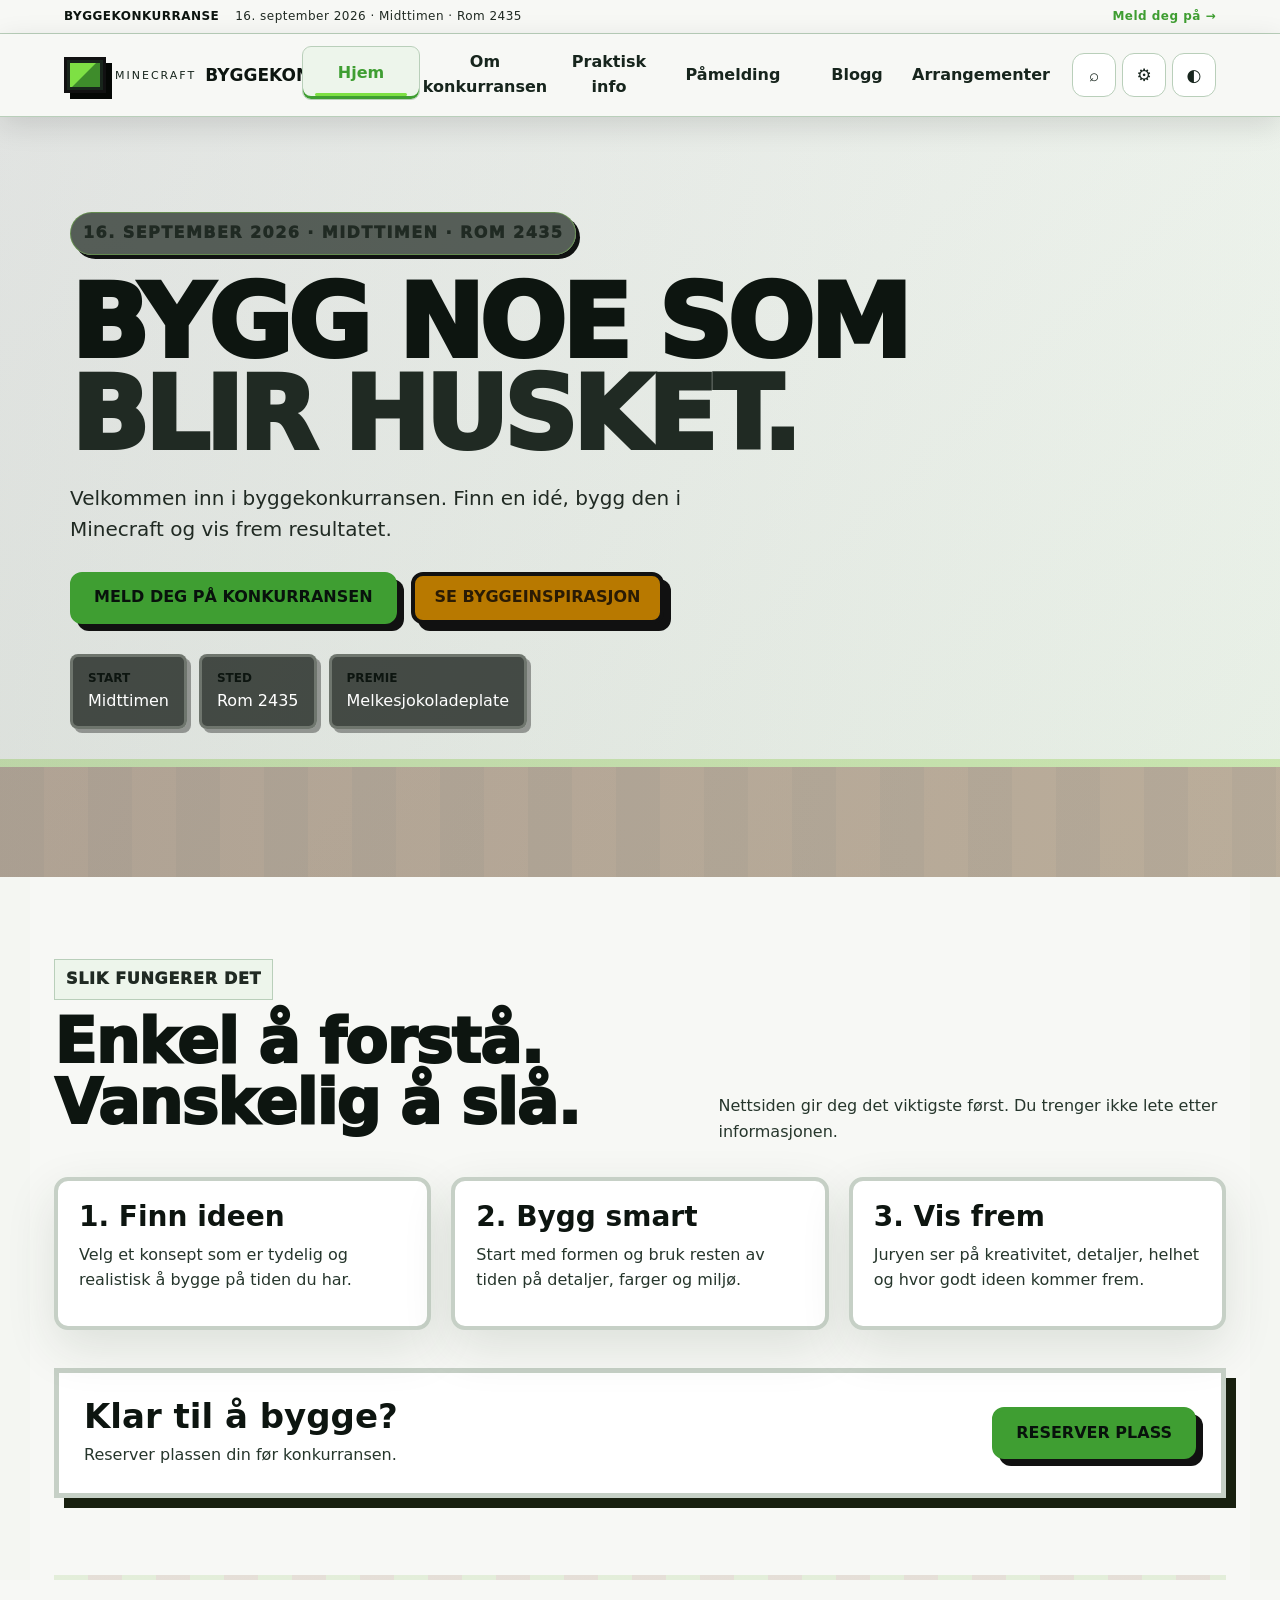
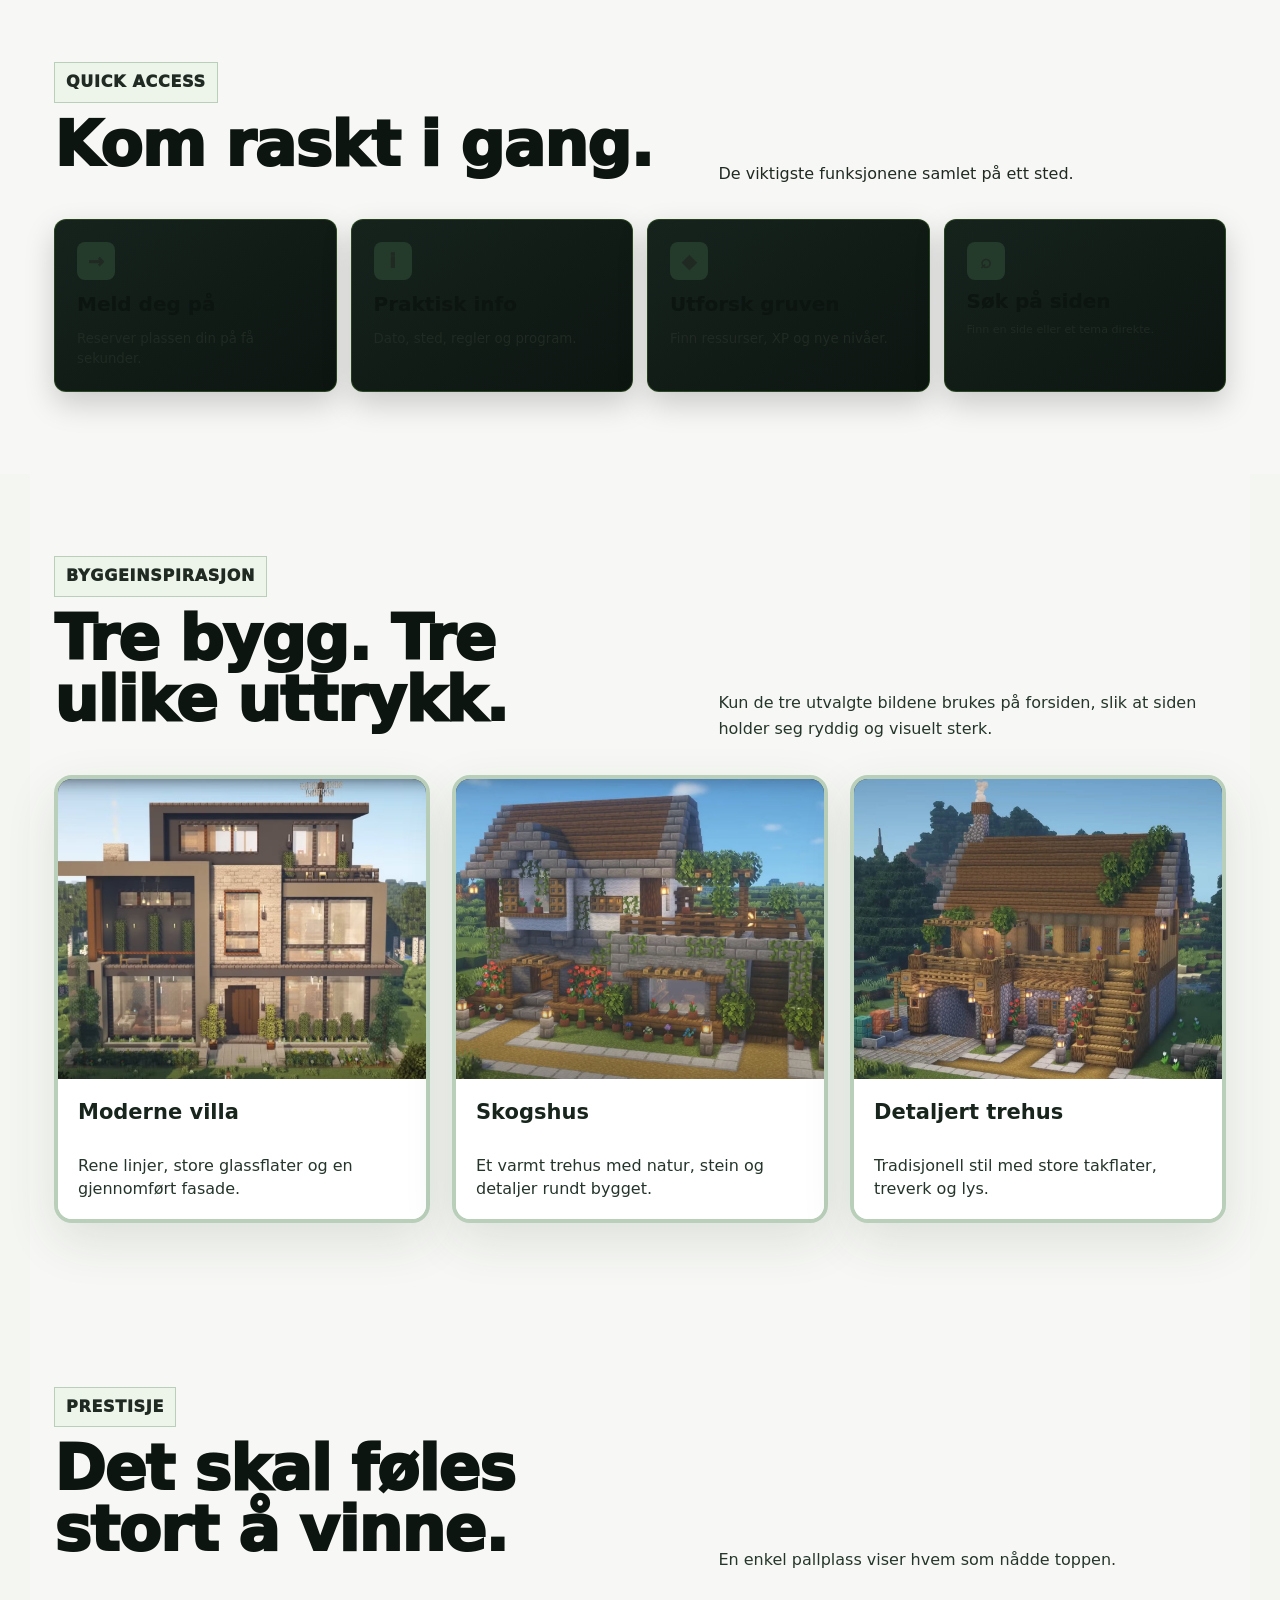
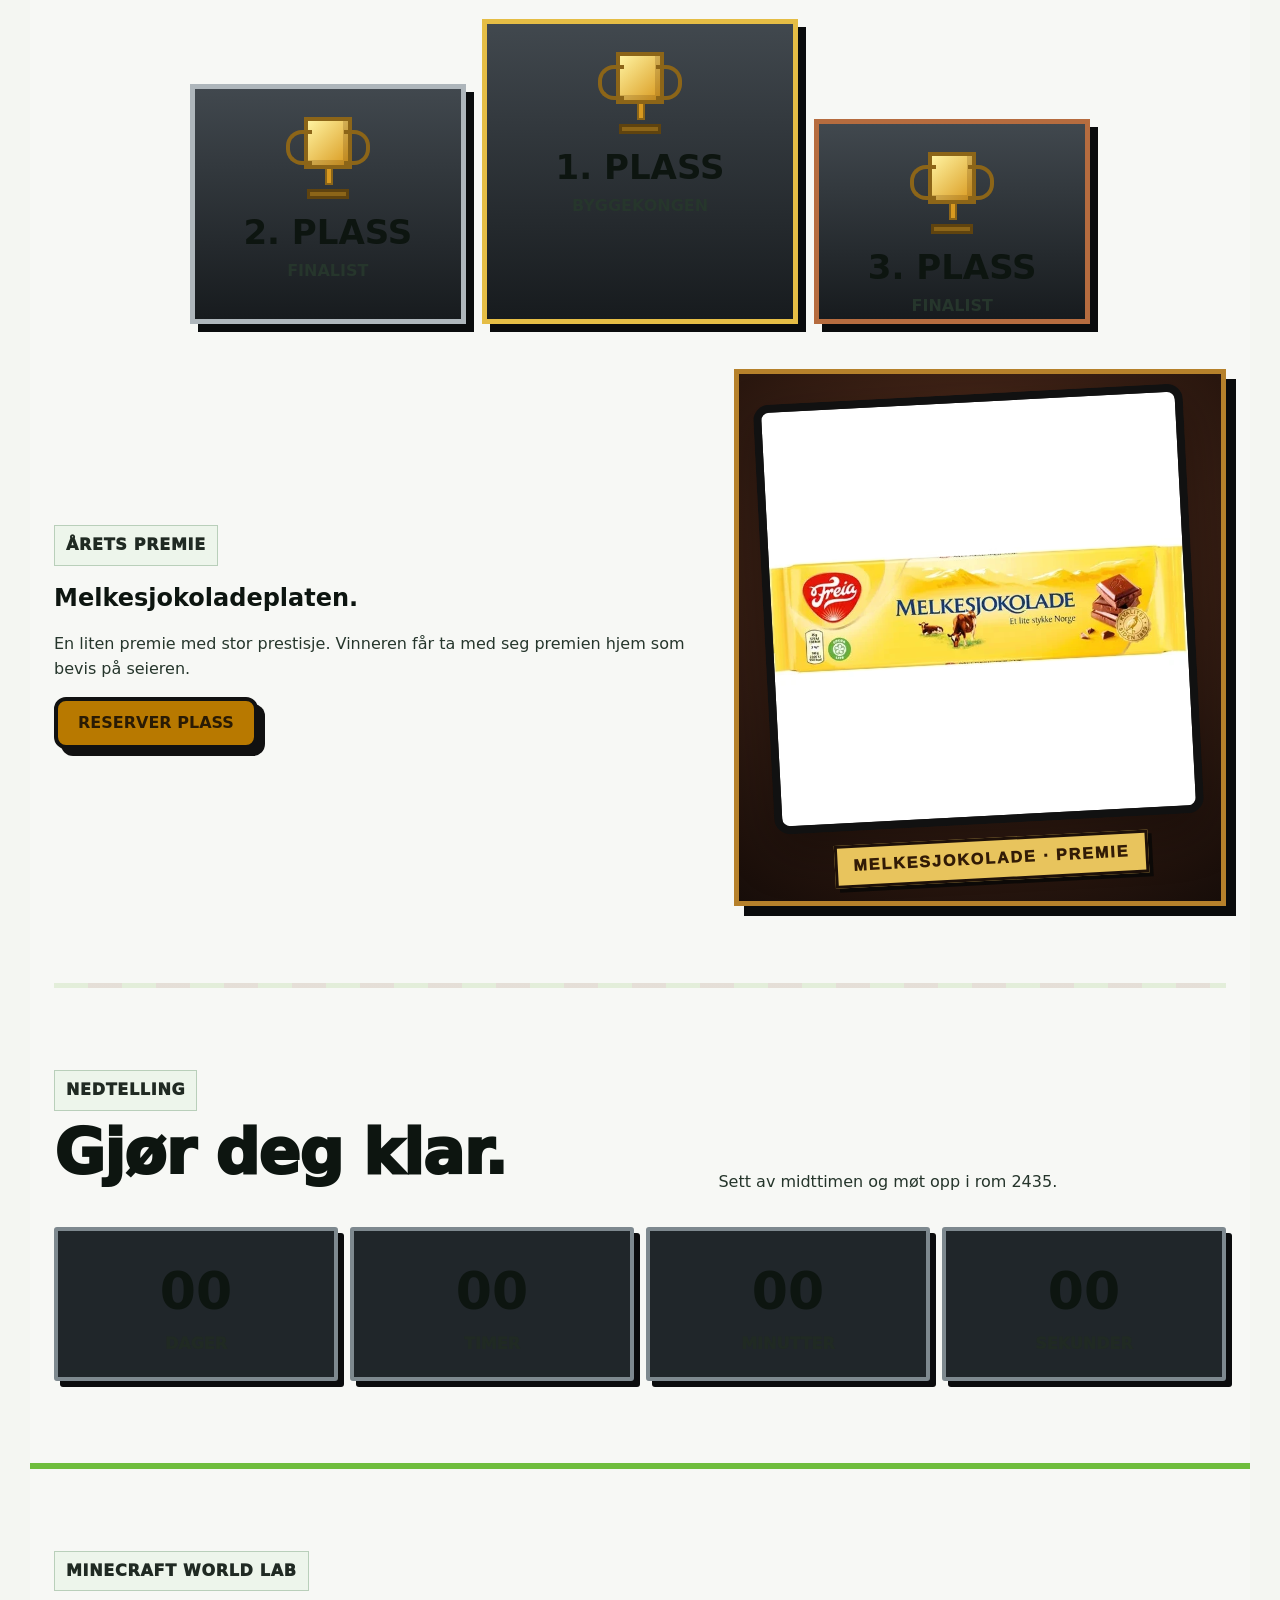
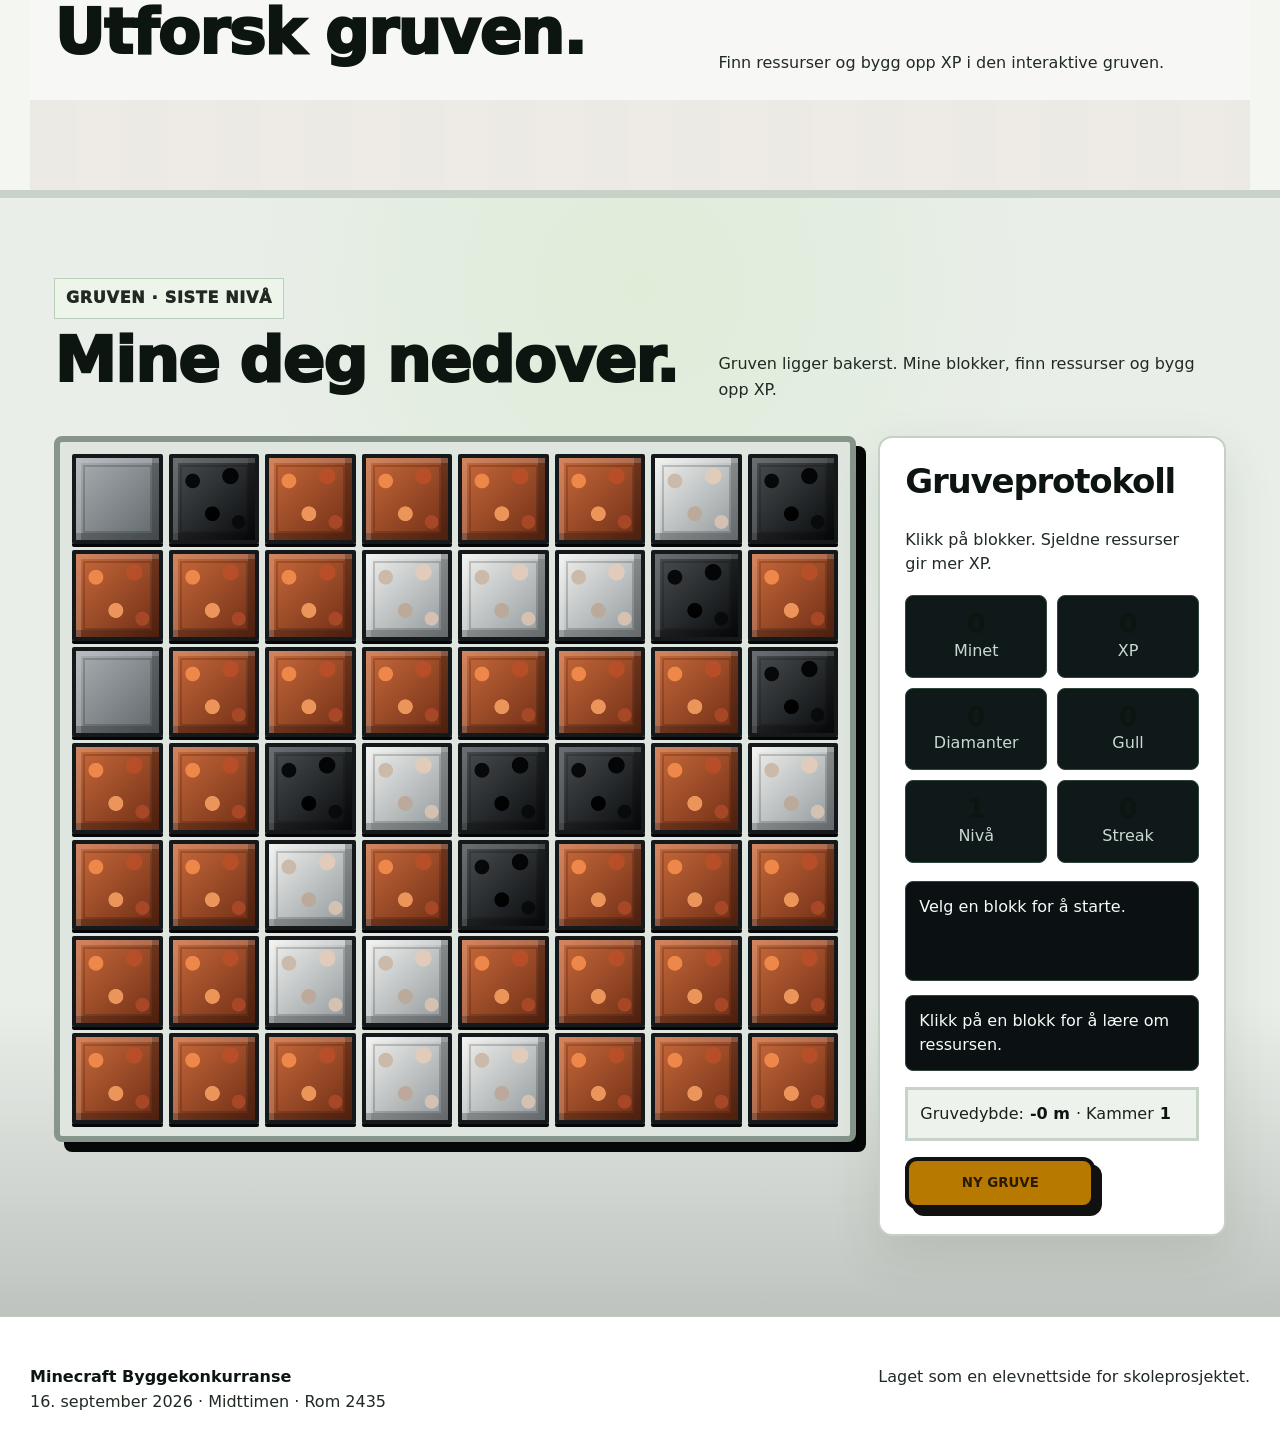
<file: nettside-prosjekt/assets/new/index.html>
<!doctype html><html lang="no"><head><meta charset="utf-8"><meta http-equiv="refresh" content="0;url=../../index.html"><meta name="robots" content="noindex"><title>Minecraft Byggekonkurranse</title></head><body><a href="../../index.html">Minecraft Byggekonkurranse</a></body></html>
</file>
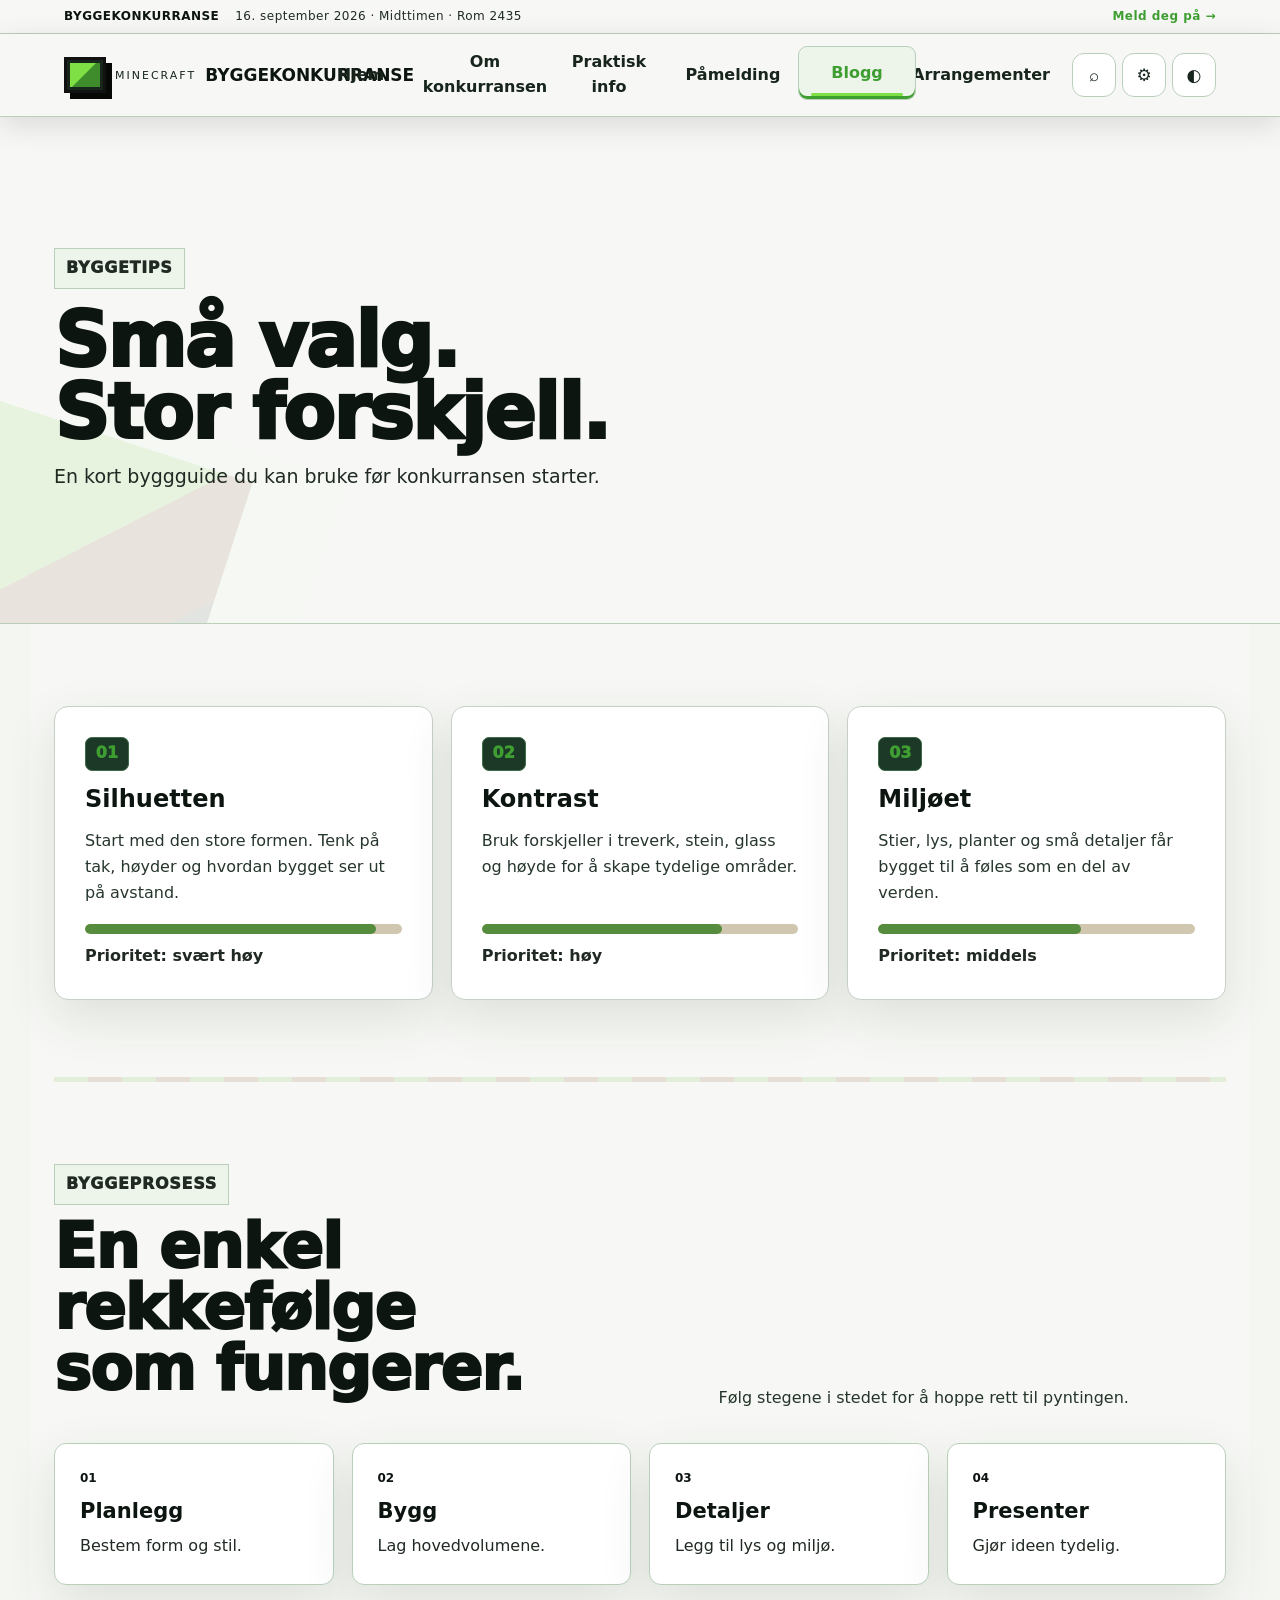
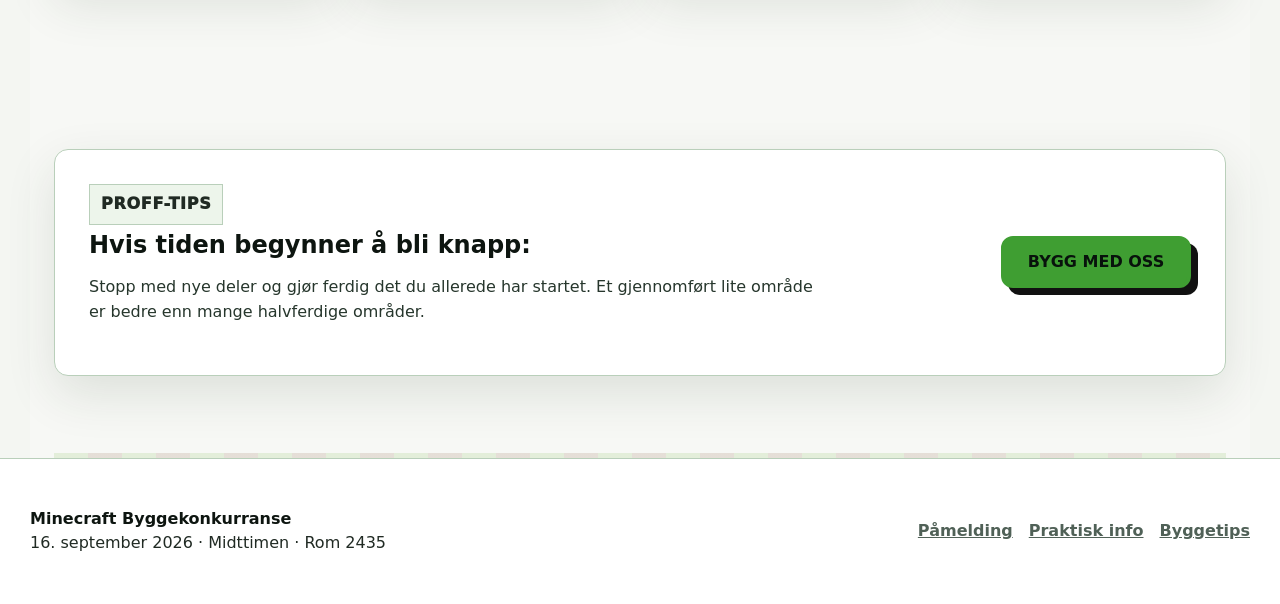
<file: nettside-prosjekt/blog.html>
<!DOCTYPE html>
<html lang="no"><head><meta charset="utf-8"/><meta content="width=device-width,initial-scale=1" name="viewport"/><link rel="icon" src="[data-uri]" type="image/svg+xml"/><title>Blogg · Minecraft Byggekonkurranse</title><link href="style.css?v=20" rel="stylesheet"/><script>(function(){try{var t=localStorage.getItem('mb_theme')||'system';var r=t==='system'?(matchMedia('(prefers-color-scheme:light)').matches?'light':'dark'):t;document.documentElement.dataset.theme=r;var l=localStorage.getItem('mb_lang')||'no';document.documentElement.dataset.lang=l}catch(e){}})();</script><style>/* Logo horizontal fix */.brand{display:flex!important;flex-direction:row!important;align-items:center!important;flex-wrap:nowrap!important;white-space:nowrap!important;width:max-content;max-width:none}.brand span:not(.cube),.brand strong{display:inline!important;white-space:nowrap!important;line-height:1!important;margin:0!important}.brand .cube{flex:0 0 42px!important}@media(max-width:600px){.brand{width:auto;max-width:100%}.brand strong{display:inline!important}}</style></head><body><div class="announcement"><div><strong>BYGGEKONKURRANSE</strong><span>16. september 2026 · Midttimen · Rom 2435</span></div><a href="signup.html">Meld deg på →</a></div><header class="site-header"><div class="nav"><a aria-label="Minecraft Byggekonkurranse hjem" class="brand" href="index.html"><span class="cube"></span><span>MINECRAFT</span><strong>BYGGEKONKURRANSE</strong></a><button aria-expanded="false" aria-label="Åpne meny" class="mobile-toggle" type="button">☰</button><nav aria-label="Hovedmeny" class="menu"><a href="index.html">Hjem</a><a href="about.html">Om konkurransen</a><a href="info.html">Praktisk info</a><a href="signup.html">Påmelding</a><a href="blog.html">Blogg</a><a href="events.html">Arrangementer</a></nav><div class="header-tools"><button aria-label="Søk" data-search-open="" type="button">⌕</button><button aria-label="Innstillinger" data-settings-open="" type="button">⚙</button><button aria-label="Bytt tema" data-theme-toggle="" type="button">◐</button></div></div></header><div class="overlay" hidden="" id="searchOverlay"><div class="overlay-card search-card"><button class="overlay-close" data-overlay-close="">×</button><span class="block-title">SØK PÅ SIDEN</span><h2>Finn det du leter etter.</h2><input autocomplete="off" id="siteSearch" placeholder="Søk etter påmelding, regler, byggtips ..." type="search"/><div class="search-results" id="searchResults"></div></div></div><div class="overlay" hidden="" id="settingsOverlay"><div class="overlay-card"><button class="overlay-close" data-overlay-close="">×</button><span class="block-title">INNSTILLINGER</span><h2>Tilpass nettsiden.</h2><div class="setting-group"><b>Tema</b><div class="setting-buttons"><button data-set-theme="dark">Mørk</button><button data-set-theme="light">Lys</button><button data-set-theme="system">System</button></div></div><div class="setting-group"><b>Språk</b><div class="setting-buttons"><button data-set-lang="no">Norsk</button><button data-set-lang="en">English</button></div></div></div></div><section class="page-intro"><div class="page-intro-inner"><span class="block-title">BYGGETIPS</span><h1>Små valg. Stor forskjell.</h1><p>En kort byggguide du kan bruke før konkurransen starter.</p></div></section><section class="section light"><div class="build-guide"><article class="guide-card"><div class="guide-icon">01</div><h2>Silhuetten</h2><p>Start med den store formen. Tenk på tak, høyder og hvordan bygget ser ut på avstand.</p><div class="guide-bar"><i style="width:92%"></i></div><span>Prioritet: svært høy</span></article><article class="guide-card"><div class="guide-icon">02</div><h2>Kontrast</h2><p>Bruk forskjeller i treverk, stein, glass og høyde for å skape tydelige områder.</p><div class="guide-bar"><i style="width:76%"></i></div><span>Prioritet: høy</span></article><article class="guide-card"><div class="guide-icon">03</div><h2>Miljøet</h2><p>Stier, lys, planter og små detaljer får bygget til å føles som en del av verden.</p><div class="guide-bar"><i style="width:64%"></i></div><span>Prioritet: middels</span></article></div></section><section class="section darksection"><div class="section-title"><div><span class="block-title">BYGGEPROSESS</span><h2>En enkel rekkefølge som fungerer.</h2></div><p>Følg stegene i stedet for å hoppe rett til pyntingen.</p></div><div class="process-grid"><div><b>01</b><strong>Planlegg</strong><span>Bestem form og stil.</span></div><div><b>02</b><strong>Bygg</strong><span>Lag hovedvolumene.</span></div><div><b>03</b><strong>Detaljer</strong><span>Legg til lys og miljø.</span></div><div><b>04</b><strong>Presenter</strong><span>Gjør ideen tydelig.</span></div></div></section><section class="section light"><div class="tip-callout"><div><span class="block-title">PROFF-TIPS</span><h2>Hvis tiden begynner å bli knapp:</h2><p>Stopp med nye deler og gjør ferdig det du allerede har startet. Et gjennomført lite område er bedre enn mange halvferdige områder.</p></div><a class="btn primary" href="signup.html">BYGG MED OSS</a></div></section><footer class="footer"><div class="footer-inner"><div><strong>Minecraft Byggekonkurranse</strong><div class="muted">16. september 2026 · Midttimen · Rom 2435</div></div><div class="footer-links"><a href="signup.html">Påmelding</a><a href="info.html">Praktisk info</a><a href="blog.html">Byggetips</a></div></div></footer><div class="back-top" hidden="" id="backTop"><button aria-label="Til toppen" type="button">↑</button></div><script src="site.js?v=20"></script></body></html>
</file>
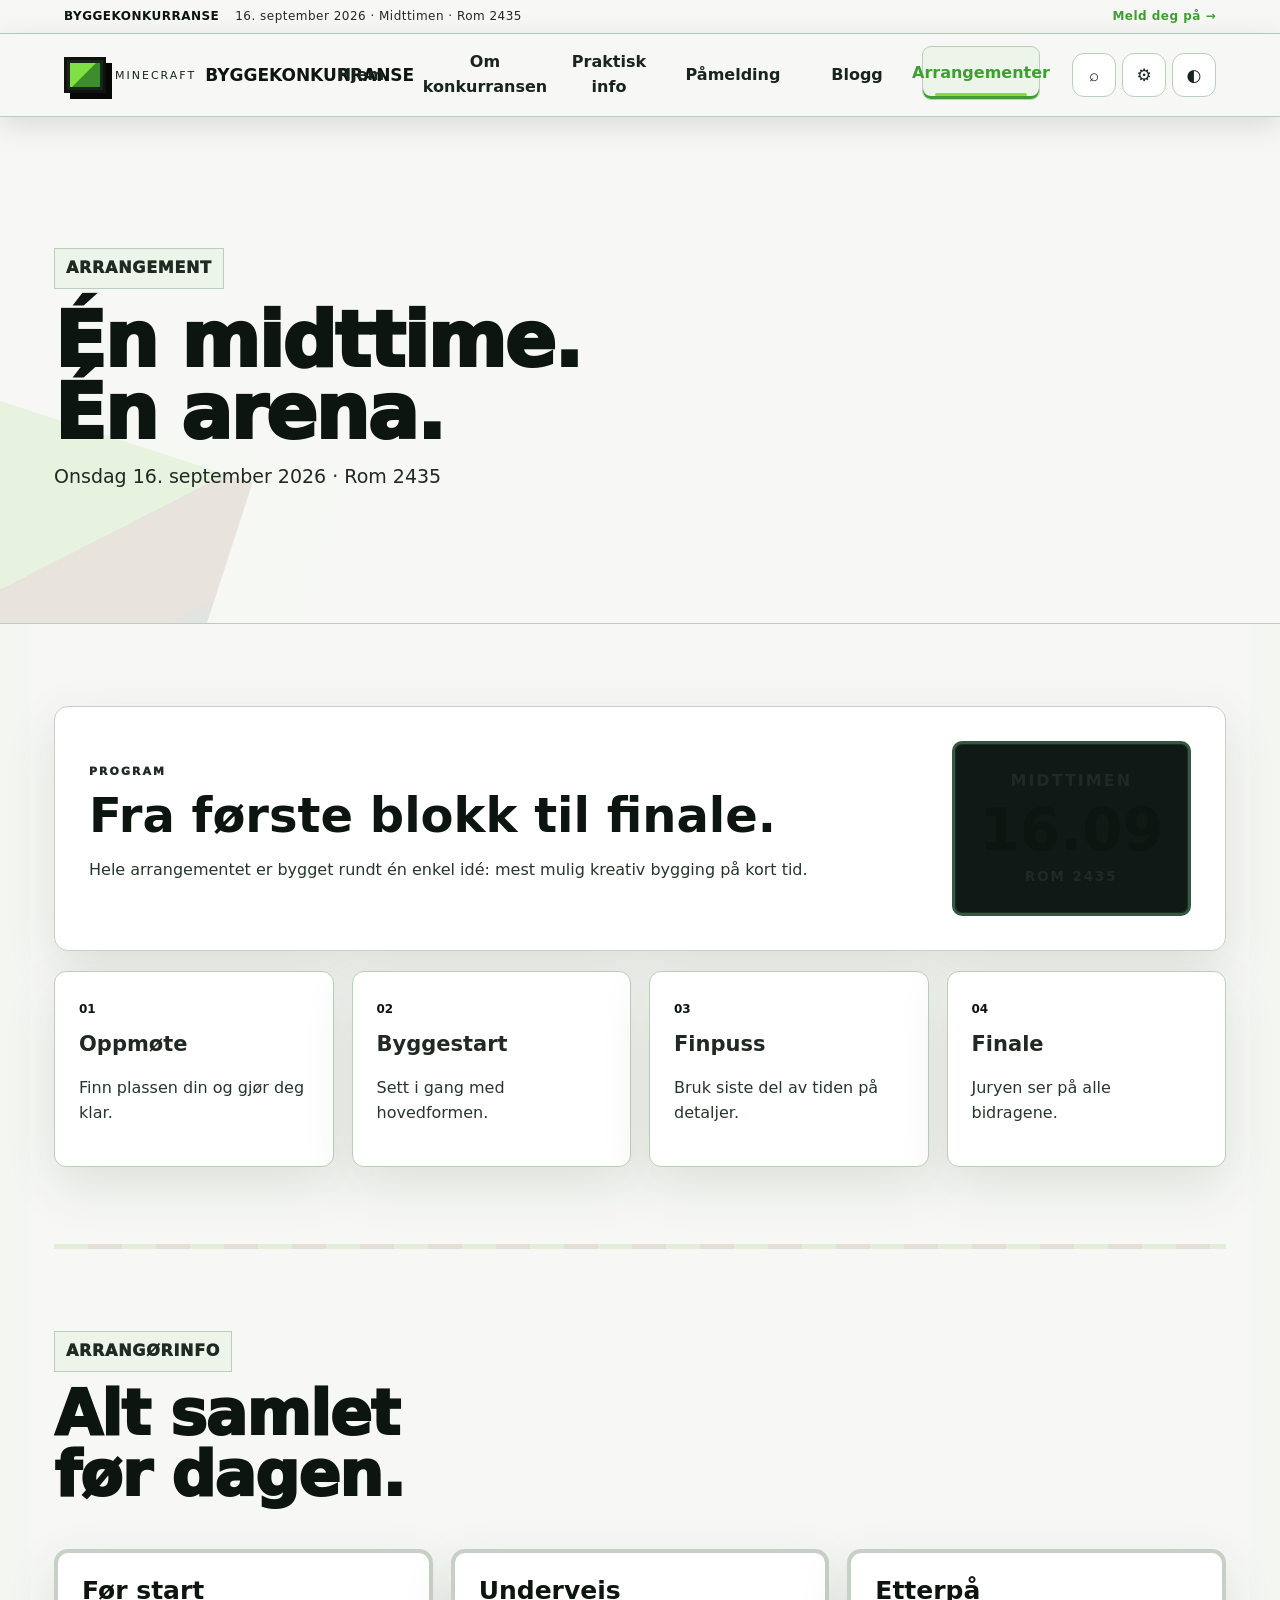
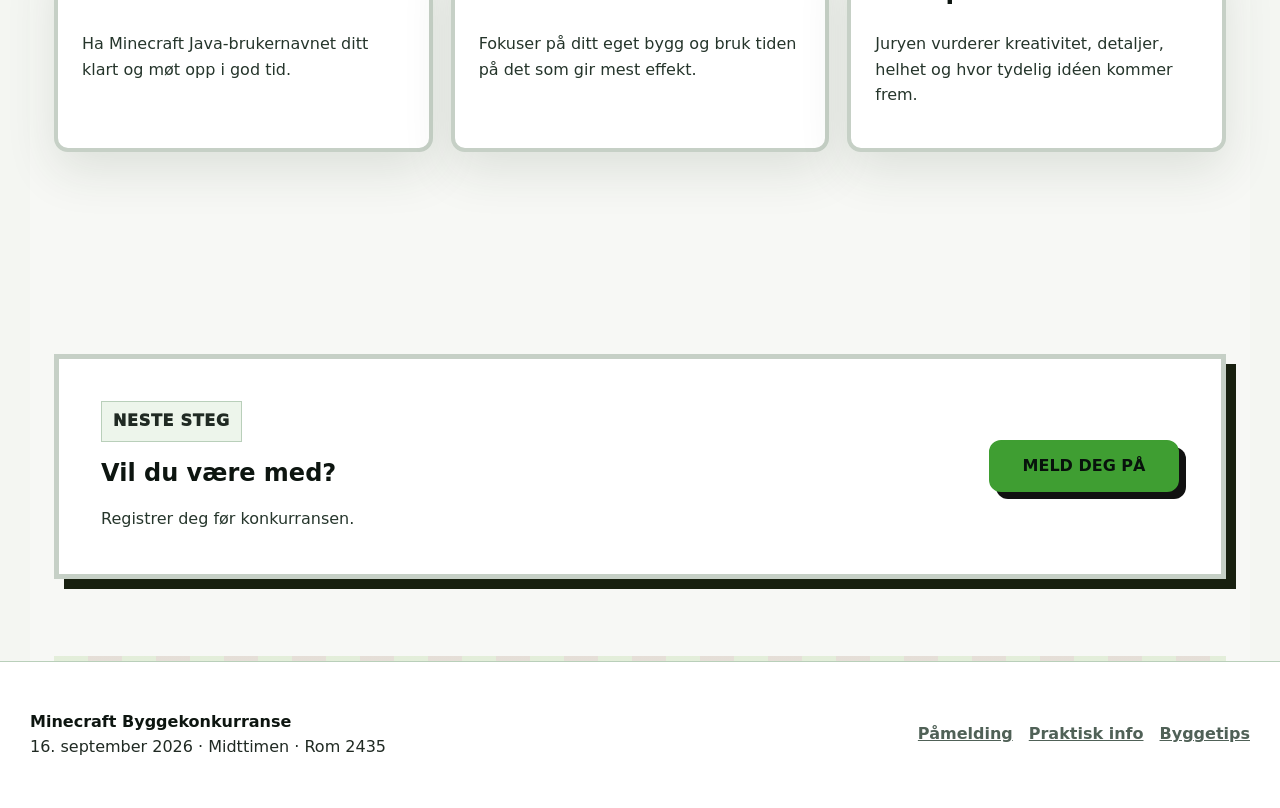
<file: nettside-prosjekt/events.html>
<!DOCTYPE html>
<html lang="no"><head><meta charset="utf-8"/><meta content="width=device-width,initial-scale=1" name="viewport"/><link rel="icon" src="[data-uri]" type="image/svg+xml"/><title>Arrangementer · Minecraft Byggekonkurranse</title><link href="style.css?v=20" rel="stylesheet"/><script>(function(){try{var t=localStorage.getItem('mb_theme')||'system';var r=t==='system'?(matchMedia('(prefers-color-scheme:light)').matches?'light':'dark'):t;document.documentElement.dataset.theme=r;var l=localStorage.getItem('mb_lang')||'no';document.documentElement.dataset.lang=l}catch(e){}})();</script><style>/* Logo horizontal fix */.brand{display:flex!important;flex-direction:row!important;align-items:center!important;flex-wrap:nowrap!important;white-space:nowrap!important;width:max-content;max-width:none}.brand span:not(.cube),.brand strong{display:inline!important;white-space:nowrap!important;line-height:1!important;margin:0!important}.brand .cube{flex:0 0 42px!important}@media(max-width:600px){.brand{width:auto;max-width:100%}.brand strong{display:inline!important}}</style></head><body><div class="announcement"><div><strong>BYGGEKONKURRANSE</strong><span>16. september 2026 · Midttimen · Rom 2435</span></div><a href="signup.html">Meld deg på →</a></div><header class="site-header"><div class="nav"><a aria-label="Minecraft Byggekonkurranse hjem" class="brand" href="index.html"><span class="cube"></span><span>MINECRAFT</span><strong>BYGGEKONKURRANSE</strong></a><button aria-expanded="false" aria-label="Åpne meny" class="mobile-toggle" type="button">☰</button><nav aria-label="Hovedmeny" class="menu"><a href="index.html">Hjem</a><a href="about.html">Om konkurransen</a><a href="info.html">Praktisk info</a><a href="signup.html">Påmelding</a><a href="blog.html">Blogg</a><a href="events.html">Arrangementer</a></nav><div class="header-tools"><button aria-label="Søk" data-search-open="" type="button">⌕</button><button aria-label="Innstillinger" data-settings-open="" type="button">⚙</button><button aria-label="Bytt tema" data-theme-toggle="" type="button">◐</button></div></div></header><div class="overlay" hidden="" id="searchOverlay"><div class="overlay-card search-card"><button class="overlay-close" data-overlay-close="">×</button><span class="block-title">SØK PÅ SIDEN</span><h2>Finn det du leter etter.</h2><input autocomplete="off" id="siteSearch" placeholder="Søk etter påmelding, regler, byggtips ..." type="search"/><div class="search-results" id="searchResults"></div></div></div><div class="overlay" hidden="" id="settingsOverlay"><div class="overlay-card"><button class="overlay-close" data-overlay-close="">×</button><span class="block-title">INNSTILLINGER</span><h2>Tilpass nettsiden.</h2><div class="setting-group"><b>Tema</b><div class="setting-buttons"><button data-set-theme="dark">Mørk</button><button data-set-theme="light">Lys</button><button data-set-theme="system">System</button></div></div><div class="setting-group"><b>Språk</b><div class="setting-buttons"><button data-set-lang="no">Norsk</button><button data-set-lang="en">English</button></div></div></div></div><section class="page-intro"><div class="page-intro-inner"><span class="block-title">ARRANGEMENT</span><h1>Én midttime. Én arena.</h1><p>Onsdag 16. september 2026 · Rom 2435</p></div></section><section class="section light"><div class="event-hero"><div><span class="mini-label">PROGRAM</span><h2>Fra første blokk til finale.</h2><p>Hele arrangementet er bygget rundt én enkel idé: mest mulig kreativ bygging på kort tid.</p></div><div class="event-clock"><span>MIDTTIMEN</span><strong>16.09</strong><small>ROM 2435</small></div></div><div class="event-timeline"><article><b>01</b><span>Oppmøte</span><p>Finn plassen din og gjør deg klar.</p></article><article><b>02</b><span>Byggestart</span><p>Sett i gang med hovedformen.</p></article><article><b>03</b><span>Finpuss</span><p>Bruk siste del av tiden på detaljer.</p></article><article><b>04</b><span>Finale</span><p>Juryen ser på alle bidragene.</p></article></div></section><section class="section darksection"><div class="section-title"><div><span class="block-title">ARRANGØRINFO</span><h2>Alt samlet før dagen.</h2></div></div><div class="info-grid"><article class="info-card"><h3>Før start</h3><p>Ha Minecraft Java-brukernavnet ditt klart og møt opp i god tid.</p></article><article class="info-card"><h3>Underveis</h3><p>Fokuser på ditt eget bygg og bruk tiden på det som gir mest effekt.</p></article><article class="info-card"><h3>Etterpå</h3><p>Juryen vurderer kreativitet, detaljer, helhet og hvor tydelig idéen kommer frem.</p></article></div></section><section class="section light"><div class="cta cta-large"><div><span class="block-title">NESTE STEG</span><h2>Vil du være med?</h2><p>Registrer deg før konkurransen.</p></div><a class="btn primary" href="signup.html">MELD DEG PÅ</a></div></section><footer class="footer"><div class="footer-inner"><div><strong>Minecraft Byggekonkurranse</strong><div class="muted">16. september 2026 · Midttimen · Rom 2435</div></div><div class="footer-links"><a href="signup.html">Påmelding</a><a href="info.html">Praktisk info</a><a href="blog.html">Byggetips</a></div></div></footer><div class="back-top" hidden="" id="backTop"><button aria-label="Til toppen" type="button">↑</button></div><script src="site.js?v=20"></script></body></html>
</file>
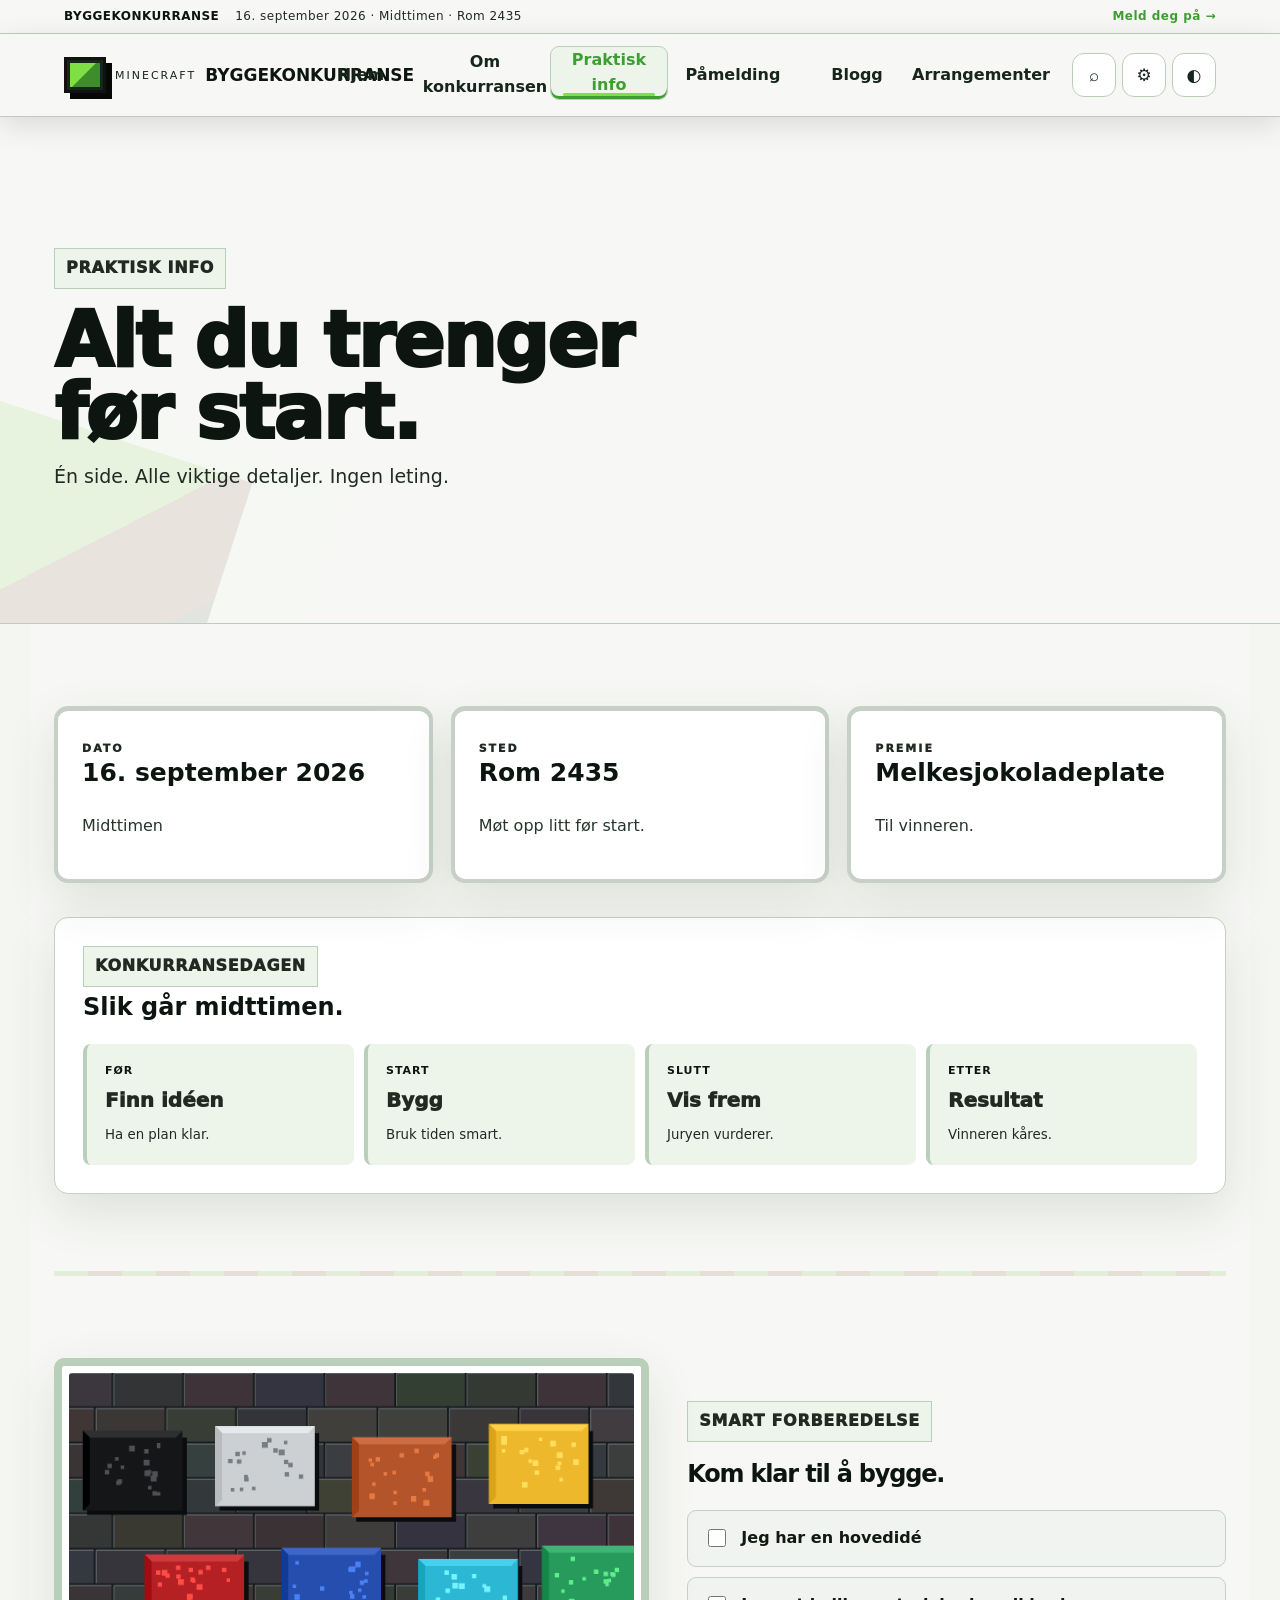
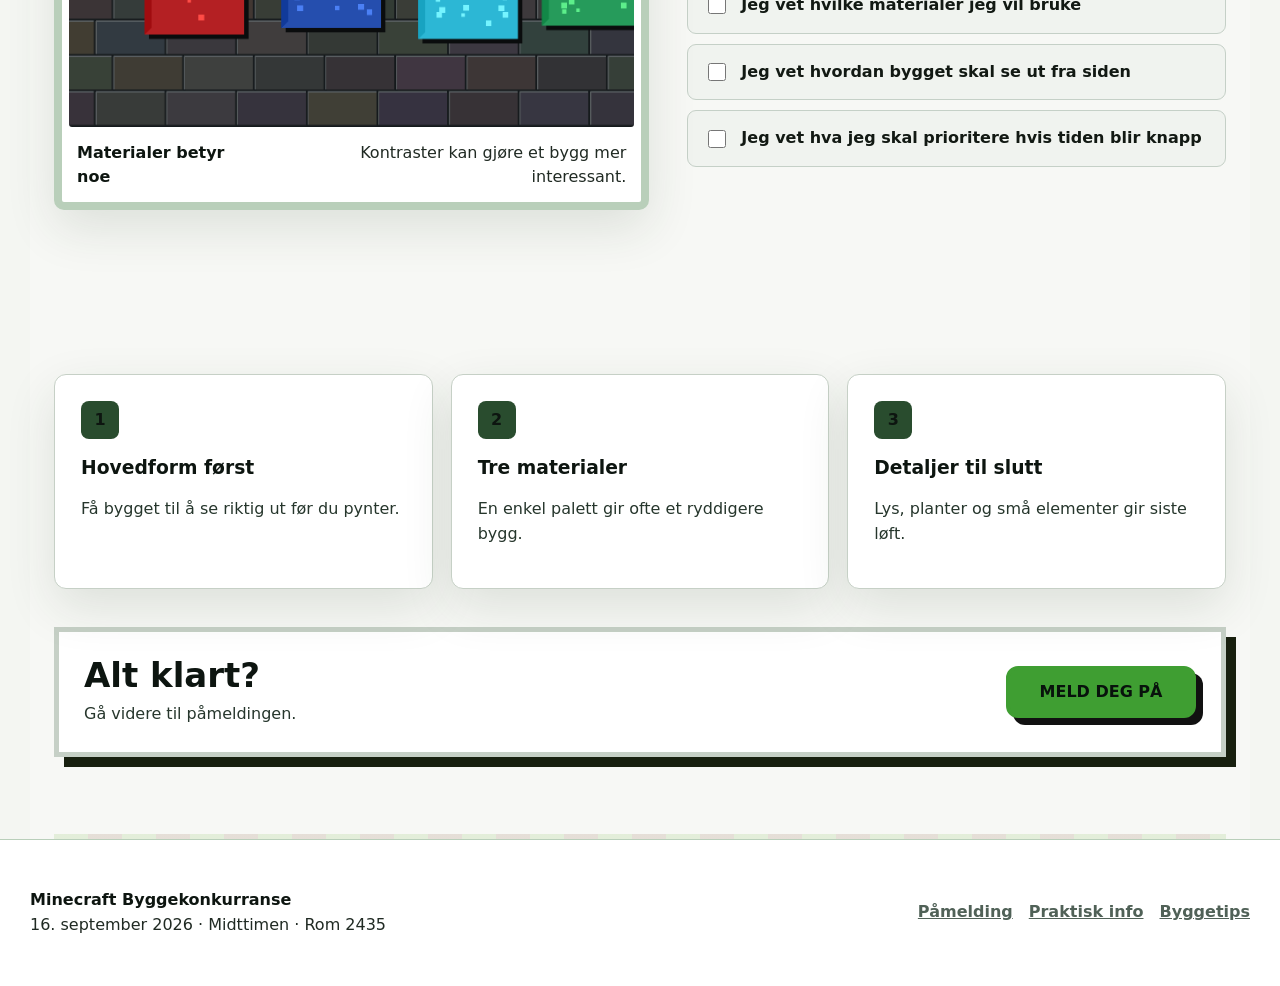
<file: nettside-prosjekt/info.html>
<!DOCTYPE html>
<html lang="no"><head><meta charset="utf-8"/><meta content="width=device-width,initial-scale=1" name="viewport"/><link rel="icon" src="[data-uri]" type="image/svg+xml"/><title>Praktisk info · Minecraft Byggekonkurranse</title><link href="style.css?v=20" rel="stylesheet"/><script>(function(){try{var t=localStorage.getItem('mb_theme')||'system';var r=t==='system'?(matchMedia('(prefers-color-scheme:light)').matches?'light':'dark'):t;document.documentElement.dataset.theme=r;var l=localStorage.getItem('mb_lang')||'no';document.documentElement.dataset.lang=l}catch(e){}})();</script><style>/* Logo horizontal fix */.brand{display:flex!important;flex-direction:row!important;align-items:center!important;flex-wrap:nowrap!important;white-space:nowrap!important;width:max-content;max-width:none}.brand span:not(.cube),.brand strong{display:inline!important;white-space:nowrap!important;line-height:1!important;margin:0!important}.brand .cube{flex:0 0 42px!important}@media(max-width:600px){.brand{width:auto;max-width:100%}.brand strong{display:inline!important}}</style></head><body><div class="announcement"><div><strong>BYGGEKONKURRANSE</strong><span>16. september 2026 · Midttimen · Rom 2435</span></div><a href="signup.html">Meld deg på →</a></div><header class="site-header"><div class="nav"><a aria-label="Minecraft Byggekonkurranse hjem" class="brand" href="index.html"><span class="cube"></span><span>MINECRAFT</span><strong>BYGGEKONKURRANSE</strong></a><button aria-expanded="false" aria-label="Åpne meny" class="mobile-toggle" type="button">☰</button><nav aria-label="Hovedmeny" class="menu"><a href="index.html">Hjem</a><a href="about.html">Om konkurransen</a><a href="info.html">Praktisk info</a><a href="signup.html">Påmelding</a><a href="blog.html">Blogg</a><a href="events.html">Arrangementer</a></nav><div class="header-tools"><button aria-label="Søk" data-search-open="" type="button">⌕</button><button aria-label="Innstillinger" data-settings-open="" type="button">⚙</button><button aria-label="Bytt tema" data-theme-toggle="" type="button">◐</button></div></div></header><div class="overlay" hidden="" id="searchOverlay"><div class="overlay-card search-card"><button class="overlay-close" data-overlay-close="">×</button><span class="block-title">SØK PÅ SIDEN</span><h2>Finn det du leter etter.</h2><input autocomplete="off" id="siteSearch" placeholder="Søk etter påmelding, regler, byggtips ..." type="search"/><div class="search-results" id="searchResults"></div></div></div><div class="overlay" hidden="" id="settingsOverlay"><div class="overlay-card"><button class="overlay-close" data-overlay-close="">×</button><span class="block-title">INNSTILLINGER</span><h2>Tilpass nettsiden.</h2><div class="setting-group"><b>Tema</b><div class="setting-buttons"><button data-set-theme="dark">Mørk</button><button data-set-theme="light">Lys</button><button data-set-theme="system">System</button></div></div><div class="setting-group"><b>Språk</b><div class="setting-buttons"><button data-set-lang="no">Norsk</button><button data-set-lang="en">English</button></div></div></div></div><section class="page-intro"><div class="page-intro-inner"><span class="block-title">PRAKTISK INFO</span><h1>Alt du trenger før start.</h1><p>Én side. Alle viktige detaljer. Ingen leting.</p></div></section><section class="section light"><div class="info-grid info-grid-large"><article class="info-card info-highlight"><span class="mini-label">DATO</span><h3>16. september 2026</h3><p>Midttimen</p></article><article class="info-card info-highlight"><span class="mini-label">STED</span><h3>Rom 2435</h3><p>Møt opp litt før start.</p></article><article class="info-card info-highlight"><span class="mini-label">PREMIE</span><h3>Melkesjokoladeplate</h3><p>Til vinneren.</p></article></div><div class="schedule"><div class="schedule-head"><span class="block-title">KONKURRANSEDAGEN</span><h2>Slik går midttimen.</h2></div><div class="timeline"><div><b>FØR</b><span>Finn idéen</span><small>Ha en plan klar.</small></div><div><b>START</b><span>Bygg</span><small>Bruk tiden smart.</small></div><div><b>SLUTT</b><span>Vis frem</span><small>Juryen vurderer.</small></div><div><b>ETTER</b><span>Resultat</span><small>Vinneren kåres.</small></div></div></div></section><section class="section darksection"><div class="split-showcase"><div class="art-frame"><img data-safe-image alt="Fargerike Minecraft-inspirerte malmblokker" src="[data-uri]" /><div class="art-caption"><strong>Materialer betyr noe</strong><span>Kontraster kan gjøre et bygg mer interessant.</span></div></div><div><span class="block-title">SMART FORBEREDELSE</span><h2>Kom klar til å bygge.</h2><div class="checklist"><label><input type="checkbox"/> Jeg har en hovedidé</label><label><input type="checkbox"/> Jeg vet hvilke materialer jeg vil bruke</label><label><input type="checkbox"/> Jeg vet hvordan bygget skal se ut fra siden</label><label><input type="checkbox"/> Jeg vet hva jeg skal prioritere hvis tiden blir knapp</label></div></div></div></section><section class="section light"><div class="tips-grid"><div><b>1</b><h3>Hovedform først</h3><p>Få bygget til å se riktig ut før du pynter.</p></div><div><b>2</b><h3>Tre materialer</h3><p>En enkel palett gir ofte et ryddigere bygg.</p></div><div><b>3</b><h3>Detaljer til slutt</h3><p>Lys, planter og små elementer gir siste løft.</p></div></div><div class="cta"><div><h3>Alt klart?</h3><p>Gå videre til påmeldingen.</p></div><a class="btn primary" href="signup.html">MELD DEG PÅ</a></div></section><footer class="footer"><div class="footer-inner"><div><strong>Minecraft Byggekonkurranse</strong><div class="muted">16. september 2026 · Midttimen · Rom 2435</div></div><div class="footer-links"><a href="signup.html">Påmelding</a><a href="info.html">Praktisk info</a><a href="blog.html">Byggetips</a></div></div></footer><div class="back-top" hidden="" id="backTop"><button aria-label="Til toppen" type="button">↑</button></div><script src="site.js?v=20"></script></body></html>
</file>
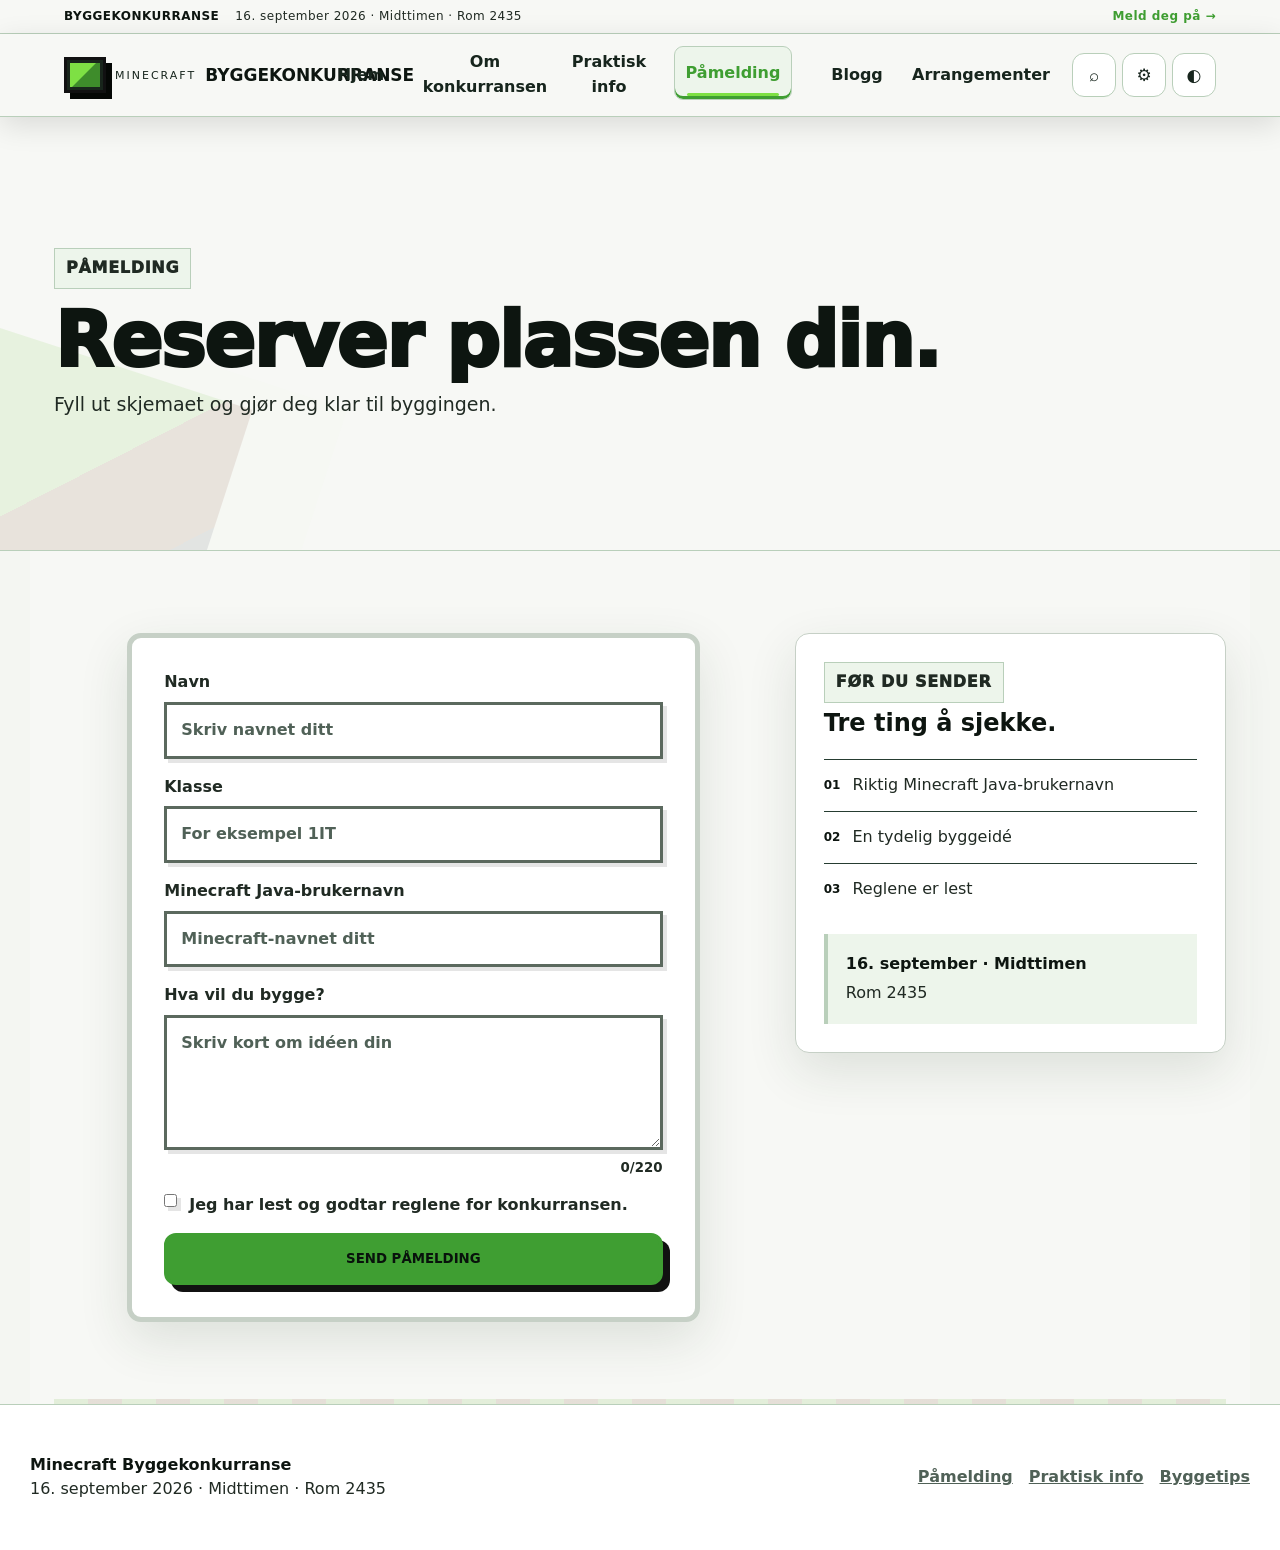
<file: nettside-prosjekt/signup.html>
<!DOCTYPE html>
<html lang="no"><head><meta charset="utf-8"/><meta content="width=device-width,initial-scale=1" name="viewport"/><link rel="icon" src="[data-uri]" type="image/svg+xml"/><title>Påmelding · Minecraft Byggekonkurranse</title><link href="style.css?v=20" rel="stylesheet"/><script>(function(){try{var t=localStorage.getItem('mb_theme')||'system';var r=t==='system'?(matchMedia('(prefers-color-scheme:light)').matches?'light':'dark'):t;document.documentElement.dataset.theme=r;var l=localStorage.getItem('mb_lang')||'no';document.documentElement.dataset.lang=l}catch(e){}})();</script><style>/* Logo horizontal fix */.brand{display:flex!important;flex-direction:row!important;align-items:center!important;flex-wrap:nowrap!important;white-space:nowrap!important;width:max-content;max-width:none}.brand span:not(.cube),.brand strong{display:inline!important;white-space:nowrap!important;line-height:1!important;margin:0!important}.brand .cube{flex:0 0 42px!important}@media(max-width:600px){.brand{width:auto;max-width:100%}.brand strong{display:inline!important}}</style></head><body><div class="announcement"><div><strong>BYGGEKONKURRANSE</strong><span>16. september 2026 · Midttimen · Rom 2435</span></div><a href="signup.html">Meld deg på →</a></div><header class="site-header"><div class="nav"><a aria-label="Minecraft Byggekonkurranse hjem" class="brand" href="index.html"><span class="cube"></span><span>MINECRAFT</span><strong>BYGGEKONKURRANSE</strong></a><button aria-expanded="false" aria-label="Åpne meny" class="mobile-toggle" type="button">☰</button><nav aria-label="Hovedmeny" class="menu"><a href="index.html">Hjem</a><a href="about.html">Om konkurransen</a><a href="info.html">Praktisk info</a><a href="signup.html">Påmelding</a><a href="blog.html">Blogg</a><a href="events.html">Arrangementer</a></nav><div class="header-tools"><button aria-label="Søk" data-search-open="" type="button">⌕</button><button aria-label="Innstillinger" data-settings-open="" type="button">⚙</button><button aria-label="Bytt tema" data-theme-toggle="" type="button">◐</button></div></div></header><div class="overlay" hidden="" id="searchOverlay"><div class="overlay-card search-card"><button class="overlay-close" data-overlay-close="">×</button><span class="block-title">SØK PÅ SIDEN</span><h2>Finn det du leter etter.</h2><input autocomplete="off" id="siteSearch" placeholder="Søk etter påmelding, regler, byggtips ..." type="search"/><div class="search-results" id="searchResults"></div></div></div><div class="overlay" hidden="" id="settingsOverlay"><div class="overlay-card"><button class="overlay-close" data-overlay-close="">×</button><span class="block-title">INNSTILLINGER</span><h2>Tilpass nettsiden.</h2><div class="setting-group"><b>Tema</b><div class="setting-buttons"><button data-set-theme="dark">Mørk</button><button data-set-theme="light">Lys</button><button data-set-theme="system">System</button></div></div><div class="setting-group"><b>Språk</b><div class="setting-buttons"><button data-set-lang="no">Norsk</button><button data-set-lang="en">English</button></div></div></div></div><section class="page-intro"><div class="page-intro-inner"><span class="block-title">PÅMELDING</span><h1>Reserver plassen din.</h1><p>Fyll ut skjemaet og gjør deg klar til byggingen.</p></div></section><section class="section light"><div class="signup-layout"><div class="form-wrap"><form class="form" id="signupForm"><label>Navn<input name="name" placeholder="Skriv navnet ditt" required=""/></label><label>Klasse<input name="class" placeholder="For eksempel 1IT" required=""/></label><label>Minecraft Java-brukernavn<input id="mcusername" name="mcusername" placeholder="Minecraft-navnet ditt" required=""/></label><label>Hva vil du bygge?<textarea id="idea" maxlength="220" name="idea" placeholder="Skriv kort om idéen din"></textarea><small class="char-count"><span id="ideaCount">0</span>/220</small></label><label class="check-label"><input required="" type="checkbox"/> Jeg har lest og godtar reglene for konkurransen.</label><button class="btn primary" type="submit">SEND PÅMELDING</button><div class="success" hidden="" id="signupSuccess">Påmeldingen er registrert i denne prototypen. Du er klar for konkurransen!</div></form></div><aside class="signup-side"><span class="block-title">FØR DU SENDER</span><h2>Tre ting å sjekke.</h2><div class="mini-check"><b>01</b><span>Riktig Minecraft Java-brukernavn</span></div><div class="mini-check"><b>02</b><span>En tydelig byggeidé</span></div><div class="mini-check"><b>03</b><span>Reglene er lest</span></div><div class="signup-note"><strong>16. september · Midttimen</strong><span>Rom 2435</span></div></aside></div></section><footer class="footer"><div class="footer-inner"><div><strong>Minecraft Byggekonkurranse</strong><div class="muted">16. september 2026 · Midttimen · Rom 2435</div></div><div class="footer-links"><a href="signup.html">Påmelding</a><a href="info.html">Praktisk info</a><a href="blog.html">Byggetips</a></div></div></footer><div class="back-top" hidden="" id="backTop"><button aria-label="Til toppen" type="button">↑</button></div><script src="site.js?v=20"></script></body></html>
</file>
<file: nettside-prosjekt/style.css>
:root{
 --sky:#9ed8f2;--grass:#6ebc38;--grassdark:#397a25;--dirt:#80502f;--stone:#626a70;--deep:#30363b;--bed:#121619;
 --cream:#fff7df;--ink:#172019;--gold:#f5c94d;--green:#75c943;--diamond:#55e9ff;--line:#292b28;
 --shadow:0 8px 0 rgba(20,18,12,.32),0 20px 45px rgba(0,0,0,.2);
}
*{box-sizing:border-box}
html{scroll-behavior:smooth}
body{margin:0;color:var(--ink);font-family:Inter,system-ui,-apple-system,BlinkMacSystemFont,"Segoe UI",sans-serif;background:linear-gradient(#bfe7f7 0 17%,#82bd48 17% 21%,#80502f 21% 34%,#626a70 34% 68%,#343b40 68% 86%,#15191c 86%);overflow-x:hidden}
a{color:inherit}
img{max-width:100%}
.site-header{position:sticky;top:0;z-index:50;background:rgba(20,27,24,.96);border-bottom:4px solid #1d3215;box-shadow:0 7px 0 rgba(0,0,0,.18)}
.nav{max-width:1220px;margin:auto;padding:12px 22px;display:flex;align-items:center;gap:22px}
.brand{display:flex;align-items:center;gap:9px;text-decoration:none;color:#fff;min-width:255px;white-space:nowrap}
.cube{width:36px;height:36px;flex:0 0 36px;border:3px solid #111;background:linear-gradient(#75bf3d 0 38%,#80502f 38%);box-shadow:4px 4px 0 #111}
.brand span:nth-child(2){font-size:11px;letter-spacing:2px;color:#bfe895}.brand strong{font-size:17px}
.menu{display:flex;gap:4px;align-items:center;justify-content:flex-end;flex:1;min-width:0}
.menu a{text-decoration:none;color:#f7f7ef;font-weight:800;padding:9px 10px;border:2px solid transparent;border-radius:2px}
.menu a:hover,.menu a.active{background:#4f902d;border-color:#a4dc6d;box-shadow:3px 3px 0 #10180b}
.hero{min-height:710px;position:relative;display:flex;align-items:center;overflow:hidden;background:linear-gradient(180deg,#76b8df 0%,#b7dded 34%,#6ea63c 35%,#4f7e2d 48%,#5b3824 49%,#343a3d 100%)}
.hero:before{content:"";position:absolute;inset:auto 0 0;height:95px;background:repeating-linear-gradient(90deg,#6d4327 0 44px,#7d4d2d 44px 88px);border-top:8px solid #a1dc62}
.hero:after{content:"";position:absolute;inset:0;background:linear-gradient(90deg,rgba(10,20,18,.78),rgba(10,20,18,.28) 58%,rgba(10,20,18,.58));pointer-events:none}
.hero-inner{position:relative;z-index:2;max-width:1220px;width:100%;margin:auto;padding:72px 70px 145px;color:#fff}
.kicker{display:inline-block;background:#6e4328;border:3px solid #e0b16e;padding:8px 13px;font-weight:950;box-shadow:4px 4px 0 #101211}
.hero h1{font-size:clamp(50px,7vw,94px);line-height:.9;max-width:850px;margin:22px 0;text-transform:uppercase;text-shadow:7px 7px 0 #151a1b}.hero h1 span{color:#a5e866}.hero p{font-size:20px;line-height:1.55;max-width:670px}
.actions{display:flex;gap:14px;flex-wrap:wrap;margin:27px 0}.btn{display:inline-flex;align-items:center;justify-content:center;padding:15px 21px;border:4px solid #111;text-decoration:none;font-weight:950;box-shadow:7px 7px 0 #111;transition:.15s transform,.15s box-shadow;cursor:pointer}.btn:hover{transform:translate(3px,3px);box-shadow:4px 4px 0 #111}.primary{background:var(--green);color:#10200c}.gold{background:var(--gold);color:#2a1b04}.dark{background:#252b2f;color:#fff}
.hero-meta{display:flex;flex-wrap:wrap;gap:12px}.meta{padding:12px 15px;background:rgba(16,21,18,.86);border:3px solid #f9edc6;box-shadow:4px 4px 0 #101211}.meta b{display:block;color:#abe875;font-size:12px;margin-bottom:2px}
.section{max-width:1220px;margin:auto;padding:82px 24px}.light{background:rgba(255,247,223,.98)}.darksection{background:rgba(28,33,36,.98);color:#fff}.section-title{display:grid;grid-template-columns:1fr .8fr;gap:30px;align-items:end;margin-bottom:32px}.section-title h2{font-size:clamp(36px,5vw,62px);line-height:.98;margin:12px 0}.section-title p{line-height:1.65;margin:0}.block-title{display:inline-block;background:#4d555b;color:#fff;border:3px solid #171b1d;padding:7px 11px;font-weight:950;box-shadow:4px 4px 0 #171b1d}
.cards{display:grid;grid-template-columns:repeat(3,minmax(0,1fr));gap:20px}.card{background:#fffdf4;border:4px solid #2a261e;box-shadow:var(--shadow);overflow:hidden}.card-body{padding:21px}.card h3{font-size:28px;margin:0 0 9px}.card p{line-height:1.55;margin:0}
.cta{margin-top:38px;background:linear-gradient(135deg,#8ed84c,#d2e979);border:5px solid #18200f;box-shadow:10px 10px 0 #18200f;padding:25px;display:flex;align-items:center;justify-content:space-between;gap:20px}.cta h3{margin:0 0 8px;font-size:34px}.cta p{margin:0}
.three-builds{display:grid;grid-template-columns:repeat(3,minmax(0,1fr));gap:22px;align-items:stretch}.showcase-card{margin:0;background:#171d1f;border:4px solid #111719;box-shadow:7px 7px 0 rgba(0,0,0,.35);overflow:hidden}.showcase-card img{display:block;width:100%;height:300px;object-fit:cover;opacity:1;visibility:visible}.showcase-card:first-child img{object-position:center}.showcase-card figcaption{padding:18px 20px;background:#0e1315;color:#fff;min-height:112px;font-size:16px;line-height:1.45}.showcase-card figcaption strong{font-size:21px}
.podium{display:grid;grid-template-columns:1fr 1.15fr 1fr;align-items:end;gap:16px;max-width:900px;margin:38px auto 45px}.place{color:#fff;background:linear-gradient(#41484e,#171b1e);border:5px solid #9d7c27;box-shadow:8px 8px 0 #0a0c0d;text-align:center;padding:18px;position:relative}.place.first{height:305px;border-color:#e5bd45}.place.second{height:240px;border-color:#aeb6bb}.place.third{height:205px;border-color:#b66c3f}.place h3{font-size:34px;margin:8px}.place p{margin:0;color:#f5dc75;font-weight:900}.trophy{width:92px;height:82px;margin:10px auto 15px;position:relative}.trophy .cup{position:absolute;left:22px;top:0;width:48px;height:52px;background:linear-gradient(135deg,#fff3a0,#d99a20);border:4px solid #8c6518;box-shadow:inset -5px -5px 0 rgba(91,52,5,.2)}.trophy .cup:before,.trophy .cup:after{content:"";position:absolute;top:9px;width:22px;height:27px;border:4px solid #8c6518}.trophy .cup:before{left:-22px;border-right:0;border-radius:16px 0 0 16px}.trophy .cup:after{right:-22px;border-left:0;border-radius:0 16px 16px 0}.trophy .stem{position:absolute;left:43px;top:50px;width:8px;height:18px;background:#d99a20;border:2px solid #8c6518}.trophy .base{position:absolute;left:25px;bottom:0;width:42px;height:10px;background:#8c6518;border:3px solid #5f430f}
.prize{display:grid;grid-template-columns:1fr .75fr;gap:25px;align-items:center;margin-top:30px}.prize-art{min-height:290px;display:flex;align-items:center;justify-content:center;position:relative;overflow:hidden;background:radial-gradient(circle at 50% 35%,#754329 0,#3d2115 42%,#170d09 100%);border:5px solid #b6812b;box-shadow:10px 10px 0 #0a0b0c}.choco-wrap{display:flex;flex-direction:column;align-items:center;gap:14px;transform:rotate(-3deg)}.choco-bar{width:min(300px,75vw);height:145px;background:#4a2111;border:7px solid #1d1009;box-shadow:10px 10px 0 #0c0907;display:grid;grid-template-columns:repeat(4,1fr);gap:6px;padding:7px}.choco-bar span{background:linear-gradient(145deg,#9b5a32,#4b1e0d);border:3px solid #2b1208;box-shadow:inset 4px 4px 0 rgba(255,255,255,.12),inset -5px -5px 0 rgba(0,0,0,.22)}.choco-label{background:#e8c45d;color:#321b06;border:3px solid #1d1009;padding:6px 16px;font-weight:950;letter-spacing:2px;box-shadow:4px 4px 0 #0c0907}
.countdown{display:grid;grid-template-columns:repeat(4,1fr);gap:12px}.timebox{background:#20262a;border:4px solid #7e898f;color:#fff;text-align:center;padding:20px;box-shadow:6px 6px 0 #0b0c0d}.timebox b{display:block;font-size:46px;color:#a5e866;font-variant-numeric:tabular-nums}.timebox span{font-weight:950}
.mine-zone{background:radial-gradient(circle at 50% 0,#626a70,#272d32 52%,#0f1214);color:#fff;min-height:900px;border-top:10px solid #15181a}.mine-wrap{max-width:1220px;margin:auto;padding:80px 24px}.mine-grid{display:grid;grid-template-columns:minmax(0,1.35fr) minmax(300px,.65fr);gap:22px;align-items:start}.mine-board{display:grid;grid-template-columns:repeat(8,minmax(0,1fr));gap:7px;padding:12px;background:#090b0c;border:6px solid #79848b;box-shadow:10px 10px 0 #060708}.ore{appearance:none;position:relative;overflow:hidden;aspect-ratio:1;min-width:0;border:4px solid #15191b;border-radius:2px;cursor:pointer;background:#737b80;box-shadow:inset 5px 5px 0 rgba(255,255,255,.18),inset -7px -7px 0 rgba(0,0,0,.3),0 3px 0 #050607;transition:.1s transform,.1s filter}.ore:before{content:"";position:absolute;inset:0;opacity:.95;background-repeat:no-repeat;pointer-events:none}.ore:after{content:"";position:absolute;inset:7px;border:2px solid rgba(0,0,0,.18);pointer-events:none}.ore:hover{transform:translateY(-2px) scale(1.035);filter:brightness(1.1);z-index:3}.ore.gone{opacity:.12;cursor:default;transform:none}.ore[data-type=stone]{background:linear-gradient(135deg,#a9afb2,#60676b)}
.ore[data-type=coal]{background:linear-gradient(135deg,#4a4f52,#080a0b)}.ore[data-type=coal]:before{background:radial-gradient(circle at 24% 28%,#050607 0 8%,transparent 9%),radial-gradient(circle at 70% 22%,#020304 0 9%,transparent 10%),radial-gradient(circle at 48% 68%,#000 0 10%,transparent 11%),radial-gradient(circle at 80% 78%,#080a0b 0 7%,transparent 8%)}
.ore[data-type=iron]{background:linear-gradient(135deg,#f0f1ee,#8f969a)}.ore[data-type=iron]:before{background:radial-gradient(circle at 24% 28%,#cbb9a8 0 8%,transparent 9%),radial-gradient(circle at 70% 22%,#e3cdbb 0 9%,transparent 10%),radial-gradient(circle at 48% 68%,#bca99a 0 10%,transparent 11%),radial-gradient(circle at 80% 78%,#d8c3b3 0 7%,transparent 8%)}
.ore[data-type=copper]{background:linear-gradient(135deg,#c96a3b,#6e2d15)}.ore[data-type=copper]:before{background:radial-gradient(circle at 24% 28%,#f18a4c 0 8%,transparent 9%),radial-gradient(circle at 70% 22%,#b94f29 0 9%,transparent 10%),radial-gradient(circle at 48% 68%,#f09a5d 0 10%,transparent 11%),radial-gradient(circle at 80% 78%,#a94828 0 7%,transparent 8%)}
.ore[data-type=gold]{background:linear-gradient(135deg,#ffe96b,#b97800)}.ore[data-type=gold]:before{background:radial-gradient(circle at 24% 28%,#fff6a6 0 8%,transparent 9%),radial-gradient(circle at 70% 22%,#ffd92f 0 9%,transparent 10%),radial-gradient(circle at 48% 68%,#fff09a 0 10%,transparent 11%),radial-gradient(circle at 80% 78%,#f5b900 0 7%,transparent 8%)}
.ore[data-type=redstone]{background:linear-gradient(135deg,#ff4747,#7e0c0c)}.ore[data-type=redstone]:before{background:radial-gradient(circle at 24% 28%,#ffb0a0 0 8%,transparent 9%),radial-gradient(circle at 70% 22%,#ff2020 0 9%,transparent 10%),radial-gradient(circle at 48% 68%,#ff5555 0 10%,transparent 11%),radial-gradient(circle at 80% 78%,#bd0d0d 0 7%,transparent 8%)}
.ore[data-type=lapis]{background:linear-gradient(135deg,#4d8dff,#123784)}.ore[data-type=lapis]:before{background:radial-gradient(circle at 24% 28%,#a9d0ff 0 8%,transparent 9%),radial-gradient(circle at 70% 22%,#2e72e8 0 9%,transparent 10%),radial-gradient(circle at 48% 68%,#76aaff 0 10%,transparent 11%),radial-gradient(circle at 80% 78%,#1c5bc9 0 7%,transparent 8%)}
.ore[data-type=diamond]{background:linear-gradient(135deg,#5cf4ff,#087e9d)}.ore[data-type=diamond]:before{background:radial-gradient(circle at 24% 28%,#e1ffff 0 8%,transparent 9%),radial-gradient(circle at 70% 22%,#36dff1 0 9%,transparent 10%),radial-gradient(circle at 48% 68%,#b8ffff 0 10%,transparent 11%),radial-gradient(circle at 80% 78%,#16b8d2 0 7%,transparent 8%)}
.ore[data-type=emerald]{background:linear-gradient(135deg,#4eea8c,#056a36)}.ore[data-type=emerald]:before{background:radial-gradient(circle at 24% 28%,#c6ffda 0 8%,transparent 9%),radial-gradient(circle at 70% 22%,#2ed878 0 9%,transparent 10%),radial-gradient(circle at 48% 68%,#8fffb9 0 10%,transparent 11%),radial-gradient(circle at 80% 78%,#12aa59 0 7%,transparent 8%)}
.ore[data-type=quartz]{background:linear-gradient(135deg,#fffaf0,#aaa195)}.ore[data-type=quartz]:before{background:radial-gradient(circle at 24% 28%,#fff 0 8%,transparent 9%),radial-gradient(circle at 70% 22%,#e9e0d5 0 9%,transparent 10%),radial-gradient(circle at 48% 68%,#fff 0 10%,transparent 11%),radial-gradient(circle at 80% 78%,#d3c8ba 0 7%,transparent 8%)}
.ore[data-type=amethyst]{background:linear-gradient(135deg,#d982ff,#6526a0)}.ore[data-type=amethyst]:before{background:radial-gradient(circle at 24% 28%,#f2c8ff 0 8%,transparent 9%),radial-gradient(circle at 70% 22%,#ad54e9 0 9%,transparent 10%),radial-gradient(circle at 48% 68%,#e49aff 0 10%,transparent 11%),radial-gradient(circle at 80% 78%,#8837c5 0 7%,transparent 8%)}
.ore[data-type=ancient]{background:linear-gradient(135deg,#72533c,#261b15)}.ore[data-type=ancient]:before{background:radial-gradient(circle at 24% 28%,#c79a6f 0 8%,transparent 9%),radial-gradient(circle at 70% 22%,#8d694d 0 9%,transparent 10%),radial-gradient(circle at 48% 68%,#b6855e 0 10%,transparent 11%),radial-gradient(circle at 80% 78%,#5d3d2a 0 7%,transparent 8%)}
.mine-panel{background:#1c2226;border:5px solid #7b858c;padding:23px;box-shadow:10px 10px 0 #070809;position:sticky;top:105px}.mine-panel h2{font-size:34px;margin-top:0}.stats{display:grid;grid-template-columns:1fr 1fr;gap:9px}.stat{background:#0f1416;border:3px solid #424c52;padding:12px}.stat b{display:block;font-size:27px;color:#a5e866}.mine-log{background:#0a0e10;border:3px solid #3c464c;padding:13px;min-height:100px;line-height:1.5;margin-top:14px}.mine-log strong{color:#f5c94d}.ore-info{margin-top:14px;background:#13191c;border:3px solid #566067;padding:13px;line-height:1.5}.ore-info b{color:#59e7ff}
.form-wrap{max-width:800px;margin:auto;background:#fffdf4;border:5px solid #2a261e;box-shadow:var(--shadow);padding:32px}.form{display:grid;gap:16px}.form label{font-weight:900}.form input,.form textarea{width:100%;margin-top:7px;padding:14px;border:3px solid #4c4941;font:inherit;background:#fff}.form textarea{min-height:120px}.footer{background:#0d1012;color:#fff;padding:48px 24px;border-top:8px solid #537e2e}.footer-inner{max-width:1220px;margin:auto;display:flex;justify-content:space-between;gap:20px;flex-wrap:wrap}.muted{color:#b9c2c6}
.page-intro{background:linear-gradient(135deg,#1d2920,#314c29);color:#fff;border-bottom:7px solid #6e4328;padding:55px 24px}.page-intro-inner{max-width:1220px;margin:auto}.page-intro h1{font-size:clamp(42px,7vw,78px);margin:12px 0;line-height:.95;text-shadow:5px 5px 0 #111}.page-intro p{max-width:700px;font-size:19px;line-height:1.6}.info-grid{display:grid;grid-template-columns:repeat(3,1fr);gap:18px}.info-card{background:#fff;border:4px solid #29261f;box-shadow:7px 7px 0 rgba(0,0,0,.18);padding:24px}.info-card h3{margin-top:0;font-size:25px}.rules{display:grid;grid-template-columns:repeat(3,1fr);gap:18px;margin-top:25px}.rule{background:#1d2528;color:#fff;border:4px solid #566067;padding:22px;box-shadow:7px 7px 0 #0c0f10}.rule strong{display:block;color:#a5e866;font-size:18px;margin-bottom:7px}
@media(max-width:1050px){.nav{align-items:flex-start}.brand{min-width:220px}.menu{flex-wrap:wrap}.hero-inner{padding-left:42px;padding-right:42px}.section-title{grid-template-columns:1fr}.three-builds{grid-template-columns:1fr 1fr}.showcase-card:last-child{grid-column:1/-1}.mine-grid{grid-template-columns:1fr}.mine-panel{position:relative;top:auto}.info-grid,.rules{grid-template-columns:1fr 1fr}}
@media(max-width:700px){body{background:linear-gradient(#bfe7f7 0 16%,#83bd48 16% 20%,#80502f 20% 34%,#626a70 34% 70%,#343b40 70% 88%,#15191c 88%)}.site-header{position:relative}.nav{padding:10px 12px;gap:12px}.brand{min-width:0;flex:1}.brand strong{font-size:14px}.menu{width:100%;display:grid;grid-template-columns:repeat(2,minmax(0,1fr));gap:5px}.menu a{text-align:center;padding:9px 5px;font-size:12px}.hero{min-height:620px}.hero-inner{padding:48px 20px 115px}.hero h1{font-size:clamp(44px,14vw,66px)}.hero p{font-size:17px}.hero-meta{display:grid;grid-template-columns:1fr 1fr}.meta{font-size:13px}.section{padding:58px 15px}.section-title h2{font-size:40px}.three-builds{grid-template-columns:1fr}.showcase-card:last-child{grid-column:auto}.showcase-card img{height:245px}.cards,.info-grid,.rules{grid-template-columns:1fr}.cta{display:block}.cta .btn{margin-top:18px}.podium{grid-template-columns:1fr;align-items:stretch}.place.first,.place.second,.place.third{height:auto;min-height:190px}.prize{grid-template-columns:1fr}.countdown{grid-template-columns:repeat(2,1fr)}.timebox{padding:13px}.timebox b{font-size:35px}.mine-wrap{padding:58px 12px}.mine-board{grid-template-columns:repeat(4,minmax(0,1fr));gap:5px;padding:8px}.ore{border-width:3px}.mine-panel{padding:17px}.page-intro{padding:42px 15px}.page-intro h1{font-size:48px}.form-wrap{padding:20px}.footer{padding:35px 15px}}
@media(max-width:380px){.menu{grid-template-columns:1fr}.hero-meta{grid-template-columns:1fr}.actions .btn{width:100%}.mine-board{grid-template-columns:repeat(3,minmax(0,1fr))}}
.mine-depth{margin-top:14px;padding:12px;background:#0d1214;border:3px solid #424c52;color:#d9e0e3;line-height:1.5}.mine-depth strong{color:#a5e866}.success{padding:15px;background:#d7efb7;border:4px solid #355c20;color:#17300f;font-weight:800;box-shadow:5px 5px 0 #1b2a12}.form input[type=checkbox]{width:auto;margin:0 8px 0 0;vertical-align:middle}.form label:has(input[type=checkbox]){display:flex;align-items:flex-start;gap:4px;line-height:1.4}

/* FINAL POLISH — richer pages, same Minecraft visual language */
:root{--lime:#7ee33f;--gold:#f2bd45;--ink:#0b1110;--panel:#111a17;--panel2:#17231e;--stone:#7e8a87;--paper:#f1ead7;--dark:#08100d}
body{overflow-x:hidden}
.site-header{border-bottom:2px solid rgba(126,227,63,.18);box-shadow:0 10px 35px rgba(0,0,0,.22)}
.nav{max-width:1280px;min-height:78px}.brand{transition:transform .2s ease}.brand:hover{transform:translateY(-1px)}
.menu{display:flex;gap:6px;align-items:center;position:static;width:auto;padding:0;background:transparent;border:0;box-shadow:none}.menu a{padding:10px 12px;border-radius:9px;font-weight:800}.menu a:hover{background:rgba(126,227,63,.12);color:#fff}.menu a.active{background:#173b25;color:#b8ff8c;box-shadow:inset 0 -2px 0 var(--lime)}
.page-intro{position:relative;overflow:hidden}.page-intro:after{content:"";position:absolute;inset:auto -5% 0;height:7px;background:repeating-linear-gradient(90deg,#5b3a20 0 28px,#6d4725 28px 56px);opacity:.7}.page-intro-inner{position:relative;z-index:1}.page-actions{display:flex;gap:14px;align-items:center;margin-top:24px}.text-link{font-weight:900;color:var(--lime)}
.feature-grid,.build-guide,.process-grid,.rules-grid,.tips-grid,.event-timeline{display:grid;gap:18px}.feature-grid{grid-template-columns:repeat(3,1fr)}.feature-card{position:relative;padding:30px;border:1px solid #284536;background:linear-gradient(145deg,#102019,#0b1511);border-radius:14px;box-shadow:0 18px 45px rgba(0,0,0,.2);overflow:hidden}.feature-card:before{content:"";position:absolute;top:0;left:0;right:0;height:5px;background:linear-gradient(90deg,var(--lime),#3d8f2d)}.feature-card h2{margin:10px 0 10px}.feature-card p,.feature-card li{color:#c2cec6}.feature-card ul{padding-left:18px;display:grid;gap:7px}.feature-num,.guide-icon{display:inline-grid;place-items:center;width:44px;height:34px;background:#1b3926;border:1px solid #3e6c48;color:#b8ff8c;font-weight:950;border-radius:7px}
.split-showcase{display:grid;grid-template-columns:1.05fr .95fr;gap:38px;align-items:center}.score-bars{display:grid;gap:15px;margin-top:26px}.score-bars div{display:grid;grid-template-columns:120px 1fr;gap:14px;align-items:center}.score-bars span{font-weight:800}.score-bars b{height:12px;border-radius:99px;background:linear-gradient(90deg,var(--lime) var(--score),#1d2a24 var(--score));box-shadow:inset 0 0 0 1px #34543e}.art-frame{border:8px solid #18211e;background:#090f0d;padding:7px;box-shadow:0 24px 65px rgba(0,0,0,.35);border-radius:10px}.art-frame img{display:block;width:100%;height:360px;object-fit:cover;border-radius:3px}.art-caption{display:flex;justify-content:space-between;gap:20px;padding:14px 8px 5px;color:#d8e3dc}.art-caption strong{color:#fff}.art-caption span{color:#9eafa5;text-align:right}.rules-grid{grid-template-columns:repeat(4,1fr)}.rules-grid .rule{min-height:120px;display:flex;flex-direction:column;justify-content:space-between;padding:22px;border:1px solid #d5c9ae;background:#eee6d1;color:#172018;border-radius:12px}.rules-grid .rule strong{font-size:28px;color:#4d7336}.info-grid-large{grid-template-columns:repeat(3,1fr)}.info-highlight{border-top:5px solid var(--lime)}.mini-label{font-size:11px;letter-spacing:2px;font-weight:950;color:#6f8e5e}.schedule{margin-top:34px;padding:28px;border:1px solid #cfc2a5;background:#e7dfc9;border-radius:14px;color:#172018}.schedule-head h2{margin:8px 0 24px}.timeline{display:grid;grid-template-columns:repeat(4,1fr);gap:10px}.timeline>div{padding:18px;border-left:4px solid #78935f;background:#f3ecd9;border-radius:8px}.timeline b{display:block;font-size:11px;color:#6b8458;letter-spacing:1px}.timeline span{display:block;font-weight:950;font-size:20px;margin:6px 0}.timeline small{color:#657066}.checklist{display:grid;gap:10px;margin-top:22px}.checklist label{display:flex;gap:12px;align-items:center;padding:15px 16px;border:1px solid #31523e;background:#101a15;border-radius:9px;font-weight:750;color:#dce7df}.checklist input{accent-color:var(--lime);width:18px;height:18px}.tips-grid{grid-template-columns:repeat(3,1fr);margin-bottom:28px}.tips-grid>div{padding:26px;border-radius:12px;background:#f0e7d2;border:1px solid #d5c8ac;color:#172018}.tips-grid b{display:grid;place-items:center;width:38px;height:38px;border-radius:8px;background:#294c2e;color:#b7f68d}.build-guide{grid-template-columns:repeat(3,1fr)}.guide-card{padding:30px;border-radius:14px;background:linear-gradient(145deg,#f3ead4,#e6ddc5);border:1px solid #d1c3a5;color:#182019;box-shadow:0 15px 40px rgba(40,30,15,.08)}.guide-card h2{margin:16px 0 8px}.guide-card p{min-height:80px}.guide-card>span:last-child{display:block;margin-top:10px;font-weight:800;color:#68765e}.guide-bar{height:10px;background:#d1c7b0;border-radius:99px;overflow:hidden}.guide-bar i{display:block;height:100%;background:#568c3d;border-radius:99px}.process-grid{grid-template-columns:repeat(4,1fr)}.process-grid>div{padding:25px;border:1px solid #294838;background:#101a15;border-radius:12px;display:grid;gap:7px}.process-grid b{color:var(--lime);font-size:12px}.process-grid strong{font-size:21px}.process-grid span{color:#9eb0a5}.tip-callout{display:flex;align-items:center;justify-content:space-between;gap:30px;padding:34px;border-radius:14px;background:linear-gradient(135deg,#172b1f,#0e1712);border:1px solid #31573d;box-shadow:0 20px 55px rgba(0,0,0,.2)}.tip-callout h2{margin:8px 0}.event-hero{display:flex;justify-content:space-between;align-items:center;gap:30px;padding:34px;border-radius:14px;background:linear-gradient(135deg,#f0e7d2,#ddd2b8);border:1px solid #cdbf9f;color:#172018}.event-hero h2{font-size:clamp(28px,4vw,48px);margin:8px 0}.event-clock{min-width:210px;padding:25px;text-align:center;background:#101915;color:#fff;border:3px solid #365840;box-shadow:inset 0 0 0 1px #1c2e24;border-radius:10px}.event-clock span,.event-clock small{display:block;color:#9fc292;font-weight:900;letter-spacing:2px}.event-clock strong{display:block;font-size:58px;line-height:1;color:#fff;margin:8px 0}.event-timeline{grid-template-columns:repeat(4,1fr);margin-top:20px}.event-timeline article{padding:24px;background:#101a15;color:#eef5ef;border:1px solid #2a4938;border-radius:12px}.event-timeline b{color:var(--lime);font-size:12px}.event-timeline span{display:block;font-size:21px;font-weight:900;margin:7px 0}.event-timeline p{color:#aebcb4}.cta-large{padding:42px}.signup-layout{display:grid;grid-template-columns:1.25fr .75fr;gap:22px;align-items:start}.signup-side{padding:28px;border-radius:14px;background:linear-gradient(145deg,#101b15,#0b120f);border:1px solid #2e513b;box-shadow:0 18px 50px rgba(0,0,0,.22)}.signup-side h2{margin:8px 0 22px}.mini-check{display:flex;gap:12px;align-items:center;padding:13px 0;border-top:1px solid #263d31}.mini-check b{color:var(--lime);font-size:12px}.signup-note{margin-top:20px;padding:18px;background:#193121;border-left:4px solid var(--lime);display:grid;gap:4px}.char-count{display:block;text-align:right;color:#788a7e}.footer-links{display:flex;gap:16px;align-items:center}.footer-links a{color:#a6c5aa;font-weight:800}.footer-links a:hover{color:#fff}
@media (max-width:900px){.nav{overflow-x:auto}.menu{flex:0 0 auto}.feature-grid,.build-guide,.rules-grid,.tips-grid,.process-grid,.event-timeline{grid-template-columns:repeat(2,1fr)}.split-showcase,.signup-layout{grid-template-columns:1fr}.timeline{grid-template-columns:repeat(2,1fr)}.art-frame img{height:300px}}
@media (max-width:620px){.nav{padding:0 14px;gap:14px}.brand{min-width:190px}.menu{gap:2px}.menu a{padding:9px 8px;font-size:12px}.page-intro-inner{padding-left:18px;padding-right:18px}.page-actions{flex-direction:column;align-items:stretch}.page-actions .btn{text-align:center}.section{padding-left:18px!important;padding-right:18px!important}.feature-grid,.build-guide,.rules-grid,.tips-grid,.process-grid,.event-timeline,.info-grid-large,.timeline{grid-template-columns:1fr}.feature-card,.guide-card{padding:22px}.score-bars div{grid-template-columns:95px 1fr}.art-frame img{height:230px}.art-caption{display:grid}.art-caption span{text-align:left}.event-hero,.tip-callout,.cta{display:grid}.event-clock{min-width:0}.footer-inner{display:grid!important;gap:14px}.footer-links{flex-wrap:wrap}.form-wrap{width:100%}.form input,.form textarea{max-width:100%}}


/* ===== FINAL VISUAL POLISH ===== */
:root{
  --surface:#fffdf5; --surface2:#f2ead6; --night:#101619; --night2:#182126;
  --text:#152019; --muted:#526158; --lime:#7ee044; --cyan:#55e9ff;
}
body{line-height:1.5;background:linear-gradient(180deg,#b9e2f4 0 11%,#77ad48 11% 16%,#80502f 16% 25%,#566067 25% 56%,#30383d 56% 80%,#121719 80%);}
body:before{content:"";position:fixed;inset:0;pointer-events:none;z-index:-1;background-image:linear-gradient(rgba(255,255,255,.025) 1px,transparent 1px),linear-gradient(90deg,rgba(255,255,255,.025) 1px,transparent 1px);background-size:32px 32px;}
.site-header{backdrop-filter:blur(12px);background:rgba(13,20,17,.96)}
.nav{min-height:70px}
.menu a{transition:transform .15s ease,background .15s ease,border-color .15s ease}
.menu a:hover,.menu a.active{transform:translateY(-2px)}
.hero{isolation:isolate}
.hero-inner{padding-top:92px}
.hero h1{letter-spacing:-2px}
.section{position:relative}
.section.light{background:linear-gradient(180deg,#fff9e7,#f5ecd7)}
.section.light:after{content:"";position:absolute;left:24px;right:24px;bottom:0;height:5px;background:repeating-linear-gradient(90deg,#72b53f 0 34px,#80502f 34px 68px);opacity:.55}
.section-title h2,.page-intro h1,.darksection h2,.mine-zone h2{letter-spacing:-1.2px}
.section-title p,.page-intro p,.card p,.feature-card p,.guide-card p,.info-card p,.tip-callout p,.event-hero p{color:var(--muted)}
.darksection .section-title p,.darksection .info-card p,.darksection .process-grid span,.darksection .tip-callout p{color:#c7d3cc}
.card,.feature-card,.guide-card,.info-card,.form-wrap,.signup-side{transition:transform .18s ease,box-shadow .18s ease}
.card:hover,.feature-card:hover,.guide-card:hover,.info-card:hover{transform:translateY(-5px);box-shadow:0 16px 0 rgba(20,18,12,.14),0 24px 55px rgba(0,0,0,.14)}
.three-builds{grid-template-columns:1.2fr .9fr .9fr;align-items:start}
.showcase-card:first-child{grid-row:span 2}
.showcase-card:first-child img{height:455px}
.showcase-card:not(:first-child) img{height:245px}
.showcase-card img{background:#263136;object-fit:cover;display:block}
.showcase-card figcaption{color:#fff}
.showcase-card figcaption strong{color:#fff}
.art-frame{background:#20292d;box-shadow:10px 10px 0 rgba(0,0,0,.28)}
.art-frame img{display:block;width:100%;height:100%;min-height:300px;object-fit:cover}
.art-caption{background:rgba(9,15,17,.95)!important;color:#fff!important}
.art-caption strong{color:#fff!important}
.art-caption span{color:#d5e0db!important}
.podium{margin-top:46px}
.prize-art{min-height:330px}
.countdown{position:relative}
.timebox{border-radius:3px}
.timebox b{font-size:clamp(34px,5vw,52px)}
.mine-zone{position:relative;overflow:hidden}
.mine-zone:before{content:"";position:absolute;inset:0;background:radial-gradient(circle at 50% 8%,rgba(126,224,68,.1),transparent 34%),linear-gradient(180deg,transparent 0 72%,rgba(0,0,0,.18));pointer-events:none}
.mine-wrap{position:relative;z-index:1}
.mine-board{min-height:430px;align-content:start}
.ore{transition:transform .12s ease,filter .12s ease,opacity .2s ease}
.ore:hover{filter:brightness(1.2) saturate(1.15);box-shadow:inset 5px 5px 0 rgba(255,255,255,.2),inset -7px -7px 0 rgba(0,0,0,.35),0 5px 0 #050607}
.ore.gone{pointer-events:none}
.mine-panel{position:sticky;top:95px;background:linear-gradient(145deg,#152019,#0b1012);border:2px solid #355340;border-radius:12px;padding:25px;box-shadow:0 18px 55px rgba(0,0,0,.28)}
.mine-panel h2{margin-top:0;color:#fff}
.mine-panel .muted{color:#b9c8bf}
.mine-log,.ore-info{color:#f5fbf7!important;background:#0b1113!important;border:1px solid #30453a!important;border-radius:8px}
.ore-info b{color:#9ce96d}
.form label{color:#18221c;font-weight:850}
.form input,.form textarea{background:#fffef8!important;color:#172019!important;border:3px solid #313a34!important;box-shadow:4px 4px 0 rgba(0,0,0,.1)}
.form input:focus,.form textarea:focus{outline:4px solid rgba(126,224,68,.3);border-color:#5a9c38!important}
.success{background:#e1f7c9!important;color:#18310f!important;border:3px solid #5a9637!important}
.signup-side{color:#fff}
.signup-side h2{color:#fff}
.signup-side .mini-check span{color:#dce7df}
.signup-note{color:#fff}
.page-intro{background:linear-gradient(135deg,#16221b,#223328 58%,#17211c);color:#fff;position:relative;overflow:hidden}
.page-intro:after{content:"";position:absolute;right:-70px;bottom:-90px;width:280px;height:280px;transform:rotate(18deg);background:linear-gradient(135deg,#77c845 0 45%,#81502f 45% 72%,#4f5a60 72%);opacity:.18;box-shadow:90px -30px 0 rgba(126,224,68,.08),-60px 90px 0 rgba(129,80,47,.1)}
.page-intro-inner{position:relative;z-index:1}
.page-intro p{color:#d4e0d8!important;max-width:760px}
.page-actions .text-link{color:#dff5e0;font-weight:850}
.block-title{letter-spacing:.7px}
.footer{background:#0b1012;color:#fff;border-top:5px solid #75c943}
.footer .muted,.footer-links a{color:#c4d1c9}
.footer-links a:hover{color:#fff}
@media (max-width:980px){
 .three-builds{grid-template-columns:1fr 1fr}
 .showcase-card:first-child{grid-row:auto;grid-column:1/-1}
 .showcase-card:first-child img,.showcase-card:not(:first-child) img{height:300px}
 .mine-grid{grid-template-columns:1fr}
 .mine-panel{position:relative;top:auto}
}
@media (max-width:700px){
 .nav{overflow-x:auto}
 .brand{min-width:205px}
 .menu a{font-size:11px;padding:8px 7px}
 .hero{min-height:640px}
 .hero-inner{padding:65px 22px 115px}
 .hero h1{font-size:clamp(42px,13vw,68px);letter-spacing:-1px}
 .hero p{font-size:17px}
 .section{padding-top:58px;padding-bottom:58px}
 .three-builds{grid-template-columns:1fr}
 .showcase-card:first-child{grid-column:auto}
 .showcase-card:first-child img,.showcase-card:not(:first-child) img{height:250px}
 .countdown{grid-template-columns:repeat(2,1fr)}
 .timebox{padding:14px}
 .timebox b{font-size:34px}
 .mine-board{grid-template-columns:repeat(6,minmax(0,1fr));gap:5px;padding:8px}
 .ore{border-width:3px}
 .mine-panel{padding:20px}
 .page-intro-inner{padding-top:70px;padding-bottom:70px}
 .page-intro h1{font-size:clamp(42px,12vw,64px)}
 .cta,.event-hero,.tip-callout{padding:24px}
}
@media (max-width:440px){
 .mine-board{grid-template-columns:repeat(4,minmax(0,1fr))}
 .hero-meta{display:grid;grid-template-columns:1fr}
 .actions .btn{width:100%}
 .footer-links{display:grid;grid-template-columns:1fr 1fr}
}

/* ===== FINAL QUALITY + CONSISTENT SHOWCASE ===== */
html{font-size:16px;text-rendering:optimizeLegibility;-webkit-font-smoothing:antialiased}
body{font-family:Inter,ui-sans-serif,system-ui,-apple-system,BlinkMacSystemFont,"Segoe UI",Roboto,Arial,sans-serif;line-height:1.55}
h1,h2,h3,h4,p{overflow-wrap:break-word}
h1,h2,h3{font-weight:900;text-wrap:balance}
p,li{font-size:1rem}
button,input,textarea{font-family:inherit}
button,.btn,.menu a{touch-action:manipulation}
:focus-visible{outline:4px solid #7ee044;outline-offset:3px}

/* Every showcase image uses the exact same visual box on desktop, tablet and phone. */
.three-builds{grid-template-columns:repeat(3,minmax(0,1fr));align-items:stretch}
.showcase-card{display:flex;flex-direction:column;min-width:0}
.showcase-card:first-child{grid-row:auto;grid-column:auto}
.showcase-card:first-child img,
.showcase-card:not(:first-child) img,
.showcase-card img{width:100%;height:300px!important;min-height:300px;max-height:300px;aspect-ratio:4/3;object-fit:cover;object-position:center;display:block;background:#263136}
.showcase-card figcaption{flex:1;min-height:112px;display:block}

/* Clear typography on dark areas. */
.mine-zone .section-title p{color:#d5dfda}
.mine-zone .muted{color:#c1cec7}
.darksection p{color:#d4ded9}
.page-intro h1,.hero h1{font-weight:950}
.page-intro p{color:#e0e9e4!important}
.feature-card p,.feature-card li{color:#d0dbd5}
.process-grid span{color:#b9c8c0}
.event-timeline p{color:#bdcbc3}
.tip-callout p{color:#c8d5ce}
.footer .muted{color:#c5d0cb}

/* Keep cards visually balanced even when text lengths differ. */
.card h3,.info-card h3{line-height:1.15}
.card p,.info-card p,.guide-card p,.feature-card p{line-height:1.6}

/* Responsive layout: same image proportions, no stretched cards. */
@media (max-width:980px){
  .three-builds{grid-template-columns:repeat(2,minmax(0,1fr))}
  .showcase-card:first-child{grid-column:auto;grid-row:auto}
  .showcase-card:first-child img,
  .showcase-card:not(:first-child) img,
  .showcase-card img{height:300px!important;min-height:300px;max-height:300px}
}
@media (max-width:700px){
  .three-builds{grid-template-columns:1fr}
  .showcase-card:first-child{grid-column:auto}
  .showcase-card:first-child img,
  .showcase-card:not(:first-child) img,
  .showcase-card img{height:250px!important;min-height:250px;max-height:250px}
  .showcase-card figcaption{min-height:0}
  .section-title p{font-size:1rem}
  .hero h1,.page-intro h1{letter-spacing:-1px}
}
@media (max-width:440px){
  .showcase-card:first-child img,
  .showcase-card:not(:first-child) img,
  .showcase-card img{height:220px!important;min-height:220px;max-height:220px}
}

/* Respect users who prefer less motion. */
@media (prefers-reduced-motion:reduce){
  *,*::before,*::after{scroll-behavior:auto!important;transition:none!important;animation:none!important}
}

/* ===== WORLD LAB / INTERACTIVE MINECRAFT FEATURES ===== */
.world-lab{background:linear-gradient(180deg,#f7efdc 0%,#eee3cb 100%);position:relative;overflow:hidden}
.world-lab:before{content:"";position:absolute;inset:auto 0 0;height:90px;background:repeating-linear-gradient(90deg,#70472a 0 46px,#835331 46px 92px);opacity:.08;pointer-events:none}
.world-grid{display:grid;grid-template-columns:1.15fr .85fr .85fr;gap:20px;position:relative;z-index:1}
.world-card{background:#11191a;border:3px solid #26352f;box-shadow:8px 8px 0 rgba(23,31,27,.16);border-radius:14px;overflow:hidden;color:#fff;min-width:0;transition:transform .18s ease,box-shadow .18s ease}
.world-card:hover{transform:translateY(-5px);box-shadow:8px 15px 0 rgba(23,31,27,.13),0 24px 45px rgba(32,42,35,.16)}
.world-image{height:210px;background:#202a2d;overflow:hidden}
.world-image img{width:100%;height:100%;display:block;object-fit:cover}
.world-content,.idea-card,.craft-card{padding:25px}
.world-card h3{font-size:27px;margin:7px 0 8px;color:#fff}
.world-card p{color:#cbd7d1;line-height:1.6}
.block-selector{display:grid;grid-template-columns:repeat(3,1fr);gap:8px;margin:20px 0 12px}
.mini-block,.craft-material,.craft-slot{border:2px solid #35463e;background:#1a2521;color:#fff;font:800 13px/1 inherit;padding:11px 8px;border-radius:7px;cursor:pointer;box-shadow:inset 0 2px 0 rgba(255,255,255,.12);transition:.12s transform,.12s filter,.12s border-color}
.mini-block:hover,.craft-material:hover,.craft-slot:hover{transform:translateY(-2px);filter:brightness(1.15)}
.mini-block.diamond,.craft-material.diamond{background:linear-gradient(135deg,#48d9e9,#117f9e)}
.mini-block.gold{background:linear-gradient(135deg,#ffe46a,#b98212);color:#1b1709}
.mini-block.iron,.craft-material.iron{background:linear-gradient(135deg,#e7ecef,#6d777c);color:#182024}
.mini-block.coal{background:linear-gradient(135deg,#3a4145,#090b0c)}
.mini-block.redstone{background:linear-gradient(135deg,#f35c4b,#7e211d)}
.mini-block.emerald{background:linear-gradient(135deg,#6be7a2,#087b49)}
.block-result{display:grid;gap:3px;padding:14px;background:#0b1112;border-left:4px solid #7ee044;border-radius:7px}
.block-result strong{font-size:17px}.block-result span{color:#c8d4ce;font-size:14px}
.idea-card{background:linear-gradient(145deg,#17271e,#0e1712)}
.idea-top,.craft-head,.idea-meta{display:flex;justify-content:space-between;align-items:center;gap:12px}
.idea-tag{font-size:10px;font-weight:950;letter-spacing:1.5px;padding:7px 9px;background:#294733;color:#b9f28f;border:1px solid #4d7654;border-radius:5px}
.idea-display{min-height:120px;display:flex;align-items:center;padding:20px;margin:20px 0;background:#0a1011;border:1px solid #33473c;border-radius:10px;font-size:22px;font-weight:850;line-height:1.25;color:#f7fbf8}
.full-btn{width:100%;justify-content:center;text-align:center}
.idea-meta{margin-top:18px;color:#9eb0a5;border-top:1px solid #294136;padding-top:15px}.idea-meta strong{font-size:22px;color:#7ee044}
.craft-card{background:#10181a}
.craft-icon{display:grid;place-items:center;width:38px;height:38px;border:2px solid #53645d;background:#2a3637;font-size:26px}
.craft-slots{display:grid;grid-template-columns:repeat(3,1fr);gap:10px;margin:18px 0 13px}
.craft-slot{height:62px;font-size:28px;background:linear-gradient(145deg,#6e7678,#353b3d);border-color:#161b1c}
.craft-slot.filled{font-size:13px;color:#fff}
.craft-materials{display:grid;grid-template-columns:repeat(2,1fr);gap:8px}
.craft-material.wood{background:linear-gradient(135deg,#a87843,#604021)}
.craft-material.stick{background:linear-gradient(135deg,#c49a62,#75522e)}
.craft-result{margin-top:14px;padding:12px;background:#0a1011;border:1px solid #2d4136;color:#cdd8d2;border-radius:7px;min-height:44px}
.craft-result.success{color:#b9f28f;border-color:#4d7e4d;background:#132419}
.world-banner{position:relative;z-index:1;margin-top:22px;padding:25px 28px;background:linear-gradient(135deg,#253e2b,#142219);border:2px solid #3d6548;border-radius:13px;color:#fff;display:flex;justify-content:space-between;align-items:center;gap:24px;box-shadow:7px 7px 0 rgba(17,28,21,.14)}
.world-banner h3{margin:6px 0;font-size:28px}.world-banner p{margin:0;color:#c6d4cb}
@media(max-width:1050px){.world-grid{grid-template-columns:1fr 1fr}.world-ore-card{grid-column:1/-1}.world-image{height:240px}}
@media(max-width:700px){.world-grid{grid-template-columns:1fr}.world-ore-card{grid-column:auto}.world-content,.idea-card,.craft-card{padding:21px}.world-banner{display:grid;padding:22px}.world-banner .btn{width:100%;text-align:center}.world-card h3{font-size:24px}.idea-display{min-height:105px;font-size:19px}}
@media(max-width:420px){.block-selector{grid-template-columns:repeat(2,1fr)}.craft-slots{gap:6px}.craft-materials{grid-template-columns:1fr 1fr}}

/* Final image consistency: every showcase image remains the same size. */
.three-builds{grid-template-columns:repeat(3,minmax(0,1fr))!important}
.showcase-card:first-child{grid-column:auto!important;grid-row:auto!important}
.showcase-card:first-child img,.showcase-card:not(:first-child) img,.showcase-card img{height:300px!important;min-height:300px!important;max-height:300px!important}
.mini-block.selected{outline:3px solid #a9f77d;outline-offset:2px}
@media(max-width:980px){.three-builds{grid-template-columns:repeat(2,minmax(0,1fr))!important}.showcase-card img{height:300px!important;min-height:300px!important;max-height:300px!important}}
@media(max-width:700px){.three-builds{grid-template-columns:1fr!important}.showcase-card img{height:250px!important;min-height:250px!important;max-height:250px!important}}
@media(max-width:440px){.showcase-card img{height:220px!important;min-height:220px!important;max-height:220px!important}}

/* =========================================================
   FINAL QUALITY PASS — consistent, readable, responsive UI
   ========================================================= */
:root{
  --ui-green:#77d13d;--ui-green-dark:#3f8424;--ui-gold:#f2c94c;
  --ui-ink:#172019;--ui-night:#11171a;--ui-night-2:#182125;
  --ui-muted:#5b6a61;--ui-paper:#fff9e8;--ui-paper-2:#f0e6cf;
  --ui-border:#2b342f;--ui-white:#fff;
}
body{font-size:16px;line-height:1.6;-webkit-font-smoothing:antialiased;text-rendering:optimizeLegibility}
main{display:block}
h1,h2,h3,h4,p{overflow-wrap:break-word}
h1,h2,h3,h4{line-height:1.08}
p{max-width:72ch}
.section-title h2,.page-intro h1,.hero h1{font-weight:950}
.page-intro{background:linear-gradient(135deg,#18211e 0%,#24322b 55%,#172019 100%);color:#fff;border-bottom:6px solid #6eb73b}
.page-intro-inner{max-width:1220px;margin:auto;padding:76px 24px}
.page-intro h1{max-width:900px;font-size:clamp(42px,6vw,76px);margin:16px 0 12px;letter-spacing:-2px;text-shadow:5px 5px 0 #0b100d}
.page-intro p{color:#dbe7df;font-size:19px;margin:0;max-width:720px}
.page-actions{display:flex;gap:14px;align-items:center;margin-top:28px}
.text-link{color:#d8f4c7;font-weight:900;text-decoration-thickness:2px;text-underline-offset:4px}

/* Cards: equal visual rhythm and readable text */
.card,.feature-card,.guide-card,.info-card,.form-wrap,.signup-side{border-radius:14px}
.card-body{min-height:145px}
.card h3{line-height:1.08}
.card p,.feature-card p,.guide-card p,.info-card p{font-size:16px;color:#46554c}
.darksection .card p,.darksection .feature-card p,.darksection .guide-card p,.darksection .info-card p{color:#d1ddd6}

/* Build gallery — never allow one image to become a giant outlier */
.three-builds{grid-template-columns:repeat(3,minmax(0,1fr));align-items:stretch}
.showcase-card{height:100%;display:flex;flex-direction:column}
.showcase-card:first-child{grid-row:auto}
.showcase-card img,
.showcase-card:first-child img,
.showcase-card:not(:first-child) img{width:100%;height:300px!important;min-height:300px!important;max-height:300px!important;aspect-ratio:4/3;object-fit:cover;object-position:center;flex:0 0 300px}
.showcase-card figcaption{flex:1;min-height:120px;display:flex;flex-direction:column;justify-content:center}
.showcase-card figcaption strong{display:block;margin-bottom:4px}

/* Images are deliberately visible and stable when opened locally */
img{display:block;max-width:100%;height:auto}
.art-frame img,.world-image img{width:100%;object-fit:cover}
.world-image{overflow:hidden;border:4px solid #101719;border-radius:12px;background:#20292d;box-shadow:8px 8px 0 rgba(0,0,0,.25)}
.world-image img{height:330px;min-height:330px}

/* World Lab */
.world-lab{background:linear-gradient(180deg,#0f1719,#182326 48%,#101619);color:#fff;border-top:6px solid #6fbd3d}
.world-lab .section-title p{color:#cbd8d1}
.world-lab h2{color:#fff}
.world-lab .block-title{background:#5a6268;border-color:#111719}
.block-lab,.idea-lab,.craft-lab{background:linear-gradient(145deg,#182226,#101719);border:2px solid #35453e;box-shadow:8px 8px 0 rgba(0,0,0,.25);border-radius:14px}
.block-lab button,.craft-material{font-weight:900;border:2px solid #111;box-shadow:3px 3px 0 #090b0c;cursor:pointer}
.block-lab button.selected{outline:4px solid rgba(126,224,68,.35);transform:translateY(-2px)}
#blockResult,#craftResult,#ideaDisplay{color:#eef7f1!important}
#blockResult span{color:#c7d6ce!important}

/* Mining game */
.mine-zone{border-top:8px solid #0b0f11}
.mine-grid{grid-template-columns:minmax(0,1.5fr) minmax(320px,.65fr)}
.mine-board{background:linear-gradient(145deg,#080a0b,#151a1c);border-color:#7f8a91;border-radius:8px}
.ore{min-height:0}
.mine-panel{color:#fff}
.mine-panel p{color:#c9d6cf}
.stats{display:grid;grid-template-columns:repeat(2,1fr);gap:10px;margin:18px 0}
.stat{padding:13px;background:#10191a;border:1px solid #30453a;border-radius:8px;text-align:center;color:#cbd8d1}
.stat b{display:block;color:#fff;font-size:27px;line-height:1.1}
.mine-log,.ore-info{line-height:1.5!important}
.mine-depth{margin:16px 0;color:#c8d4ce}
.mine-depth strong{color:#9be66c}

/* Form readability */
.form-wrap{background:#fffdf5;color:#172019;box-shadow:0 20px 55px rgba(0,0,0,.14)}
.form-wrap h2,.form-wrap h3,.form-wrap label{color:#172019}
.form input,.form textarea,.form select{font-size:16px;line-height:1.4}
.form textarea{min-height:135px;resize:vertical}

/* Footer */
.footer{background:#0c1113;color:#edf5ef;border-top:6px solid #27352d}
.footer .muted{color:#aabbb2}

/* Keyboard focus */
a:focus-visible,button:focus-visible,input:focus-visible,textarea:focus-visible,select:focus-visible{outline:4px solid #9eea70;outline-offset:3px}

/* Tablet */
@media(max-width:980px){
  .three-builds{grid-template-columns:repeat(2,minmax(0,1fr))}
  .showcase-card:last-child{grid-column:1/-1}
  .showcase-card img,.showcase-card:first-child img,.showcase-card:not(:first-child) img{height:300px!important;min-height:300px!important;max-height:300px!important}
  .mine-grid{grid-template-columns:1fr}
  .mine-panel{position:relative;top:auto}
  .world-image img{height:280px;min-height:280px}
}

/* Phone */
@media(max-width:700px){
  .page-intro-inner{padding:54px 18px}
  .page-intro h1{font-size:clamp(40px,12vw,58px);letter-spacing:-1px}
  .page-intro p{font-size:17px}
  .three-builds{grid-template-columns:1fr}
  .showcase-card:last-child{grid-column:auto}
  .showcase-card img,.showcase-card:first-child img,.showcase-card:not(:first-child) img{height:240px!important;min-height:240px!important;max-height:240px!important;flex-basis:240px}
  .showcase-card figcaption{min-height:105px}
  .world-image img{height:230px;min-height:230px}
  .stats{grid-template-columns:repeat(2,1fr)}
  .mine-board{grid-template-columns:repeat(4,minmax(0,1fr));gap:5px;padding:8px}
  .ore{border-width:3px}
}
@media(max-width:420px){
  .menu{grid-template-columns:1fr!important}
  .hero-meta{grid-template-columns:1fr!important}
  .stats{grid-template-columns:1fr 1fr}
  .mine-board{grid-template-columns:repeat(3,minmax(0,1fr))}
  .showcase-card img,.showcase-card:first-child img,.showcase-card:not(:first-child) img{height:210px!important;min-height:210px!important;max-height:210px!important;flex-basis:210px}
}

/* ===== V13 PREMIUM UI ===== */
:root{--bg:#09110c;--surface:#101a14;--surface2:#16251a;--text:#f4f7f2;--muted:#a8b6aa;--lime:#7ee044;--gold:#e6b94e;--line:#294635;--cream:#f4eddc}
html[data-theme="light"]{--bg:#f6f5ef;--surface:#fff;--surface2:#ece9dd;--text:#172019;--muted:#5d695f;--line:#d4d0c2}
html{scroll-behavior:smooth;background:var(--bg)}body{background:var(--bg);color:var(--text);transition:background .25s,color .25s}
.announcement{min-height:34px;padding:7px 5vw;display:flex;align-items:center;justify-content:space-between;gap:20px;background:#111b14;color:#dce7dc;border-bottom:1px solid rgba(126,224,68,.16);font-size:12px;letter-spacing:.04em}.announcement div{display:flex;gap:16px;align-items:center}.announcement strong{color:var(--lime)}.announcement a{color:var(--lime);font-weight:900;text-decoration:none}.site-header{top:0;background:rgba(9,17,12,.9);backdrop-filter:blur(18px);border-bottom:1px solid var(--line);box-shadow:0 12px 35px rgba(0,0,0,.18)}html[data-theme="light"] .site-header{background:rgba(255,255,255,.92)}.nav{max-width:1380px;margin:auto;padding:14px 5vw;min-height:72px}.brand{gap:9px}.brand strong{color:var(--lime)}.cube{box-shadow:inset 0 0 0 3px #18251b,6px 6px 0 #050805;background:linear-gradient(135deg,#7ee044 0 48%,#3e8c2b 49% 100%)}.header-tools{display:flex;gap:6px;margin-left:10px}.header-tools button,.mobile-toggle{width:40px;height:40px;border:1px solid var(--line);background:var(--surface);color:var(--text);border-radius:8px;cursor:pointer;font-size:17px}.header-tools button:hover,.mobile-toggle:hover{border-color:var(--lime);color:var(--lime);transform:translateY(-1px)}.mobile-toggle{display:none}.menu a{transition:.18s ease}.menu a.active{color:var(--lime)!important}
.hero{min-height:760px;background:radial-gradient(circle at 76% 30%,rgba(126,224,68,.16),transparent 28%),linear-gradient(180deg,#16271b 0%,#0b130e 72%,#08100b 100%)}.hero:before{height:110px;opacity:.4}.hero:after{background:linear-gradient(90deg,rgba(5,12,8,.86),rgba(5,12,8,.24) 60%,rgba(5,12,8,.68))}.hero-inner{max-width:1380px;padding-top:92px}.kicker{border:1px solid rgba(126,224,68,.35);background:rgba(10,20,13,.65);border-radius:99px;padding:8px 12px;letter-spacing:.09em}.hero h1{max-width:1000px;font-size:clamp(54px,8vw,112px);text-shadow:8px 8px 0 rgba(0,0,0,.5);letter-spacing:-.045em}.hero p{color:#d1ddd2;max-width:700px}.hero-meta{margin-top:30px}.meta{border-color:rgba(238,247,231,.25);background:rgba(7,14,9,.72);box-shadow:4px 4px 0 rgba(0,0,0,.35);border-radius:8px}.quick-strip{max-width:1220px;margin:0 auto;padding:22px 28px;display:flex;justify-content:space-between;align-items:center;gap:25px;background:linear-gradient(100deg,#16311e,#0f1d14);border:1px solid #31593e;border-radius:0 0 14px 14px;box-shadow:0 18px 50px rgba(0,0,0,.2)}.quick-strip span{display:block;color:#91a896;font-size:11px;font-weight:900;letter-spacing:.15em}.quick-strip strong{display:block;margin-top:4px;color:#fff}.challenge-section{max-width:1220px;margin:0 auto;padding:82px 24px;display:grid;grid-template-columns:1fr .9fr;gap:45px;align-items:center;background:var(--bg)}.challenge-copy h2{font-size:clamp(38px,5vw,65px);margin:13px 0}.challenge-copy p{max-width:620px;color:var(--muted);font-size:18px}.challenge-result{min-height:250px;padding:34px;display:flex;flex-direction:column;justify-content:center;border:1px solid #31573d;border-radius:16px;background:radial-gradient(circle at 80% 20%,rgba(126,224,68,.12),transparent 35%),linear-gradient(145deg,#132219,#0b120e);box-shadow:0 25px 70px rgba(0,0,0,.28)}.challenge-result span,.challenge-result small{color:#8fa494;font-size:11px;font-weight:900;letter-spacing:.15em}.challenge-result strong{font-size:clamp(25px,3vw,38px);line-height:1.15;margin:14px 0 20px}.section,.challenge-section,.quick-strip,.cta,.page-intro{opacity:1}.reveal{opacity:0;transform:translateY(18px);transition:opacity .65s ease,transform .65s ease}.reveal.is-visible{opacity:1;transform:none}
.section{background:var(--bg)}.light{background:var(--cream);color:#172019}.darksection{background:#0e1712;color:#f3f7f1}.card,.showcase-card,.rules-grid .rule,.guide-card,.tips-grid>div{transition:transform .2s ease,box-shadow .2s ease}.card:hover,.showcase-card:hover,.guide-card:hover,.tips-grid>div:hover{transform:translateY(-5px);box-shadow:0 18px 45px rgba(0,0,0,.16)}.showcase-card{overflow:hidden;border-radius:14px}.showcase-card img{display:block;width:100%;object-fit:cover;transition:transform .5s ease}.showcase-card:hover img{transform:scale(1.035)}
.overlay{position:fixed;inset:0;z-index:100;background:rgba(3,8,5,.72);backdrop-filter:blur(10px);display:grid;place-items:start center;padding:12vh 20px}.overlay[hidden]{display:none}.overlay-card{position:relative;width:min(720px,100%);padding:34px;background:#101a14;border:1px solid #385b43;border-radius:16px;box-shadow:0 30px 100px rgba(0,0,0,.5);color:#fff}.overlay-card h2{font-size:42px;margin:12px 0 22px}.overlay-close{position:absolute;right:16px;top:12px;background:none;border:0;color:#9eb0a2;font-size:32px;cursor:pointer}.search-card input{width:100%;padding:17px 18px;border-radius:10px;border:1px solid #3b5c45;background:#0a120d;color:#fff;font-size:17px;outline:none}.search-card input:focus{border-color:var(--lime);box-shadow:0 0 0 4px rgba(126,224,68,.1)}.search-results{display:grid;gap:8px;margin-top:18px}.search-results a{display:grid;grid-template-columns:1fr auto;gap:3px 12px;padding:15px;border:1px solid #294635;border-radius:9px;color:#fff;text-decoration:none;background:#132018}.search-results a:hover{border-color:var(--lime);transform:translateX(3px)}.search-results span{color:#9eaea1;font-size:13px}.search-results b{grid-column:2;grid-row:1/3;align-self:center;color:var(--lime);font-size:20px}.setting-group{margin-top:24px}.setting-group>b{display:block;margin-bottom:9px}.setting-buttons{display:flex;gap:8px;flex-wrap:wrap}.setting-buttons button{padding:10px 14px;border:1px solid #34543f;background:#17251b;color:#e7eee8;border-radius:8px;cursor:pointer}.setting-buttons button:hover{border-color:var(--lime);color:var(--lime)}.scroll-progress{position:fixed;z-index:120;left:0;top:0;width:100%;height:3px;background:var(--lime);transform-origin:left;transform:scaleX(0);box-shadow:0 0 14px rgba(126,224,68,.5)}.back-top{position:fixed;right:22px;bottom:22px;z-index:80}.back-top button{width:46px;height:46px;border-radius:50%;border:1px solid #48634d;background:#102017;color:#bfff9a;font-size:21px;cursor:pointer;box-shadow:0 12px 35px rgba(0,0,0,.35)}.back-top[hidden]{display:none}
html[data-theme="light"] .hero{background:radial-gradient(circle at 80% 25%,rgba(68,132,49,.18),transparent 28%),linear-gradient(180deg,#dcebd7,#f4f5ef)}html[data-theme="light"] .hero:after{background:linear-gradient(90deg,rgba(19,38,22,.7),rgba(19,38,22,.18))}html[data-theme="light"] .hero p{color:#e9f0e9}html[data-theme="light"] .challenge-section{background:var(--bg)}html[data-theme="light"] .overlay-card{background:#fff;color:#172019;border-color:#cfd9ce}html[data-theme="light"] .search-card input{background:#f5f6f2;color:#172019;border-color:#c8d2c8}html[data-theme="light"] .search-results a{background:#f4f6f1;color:#172019;border-color:#d1d9d0}html[data-theme="light"] .search-results span{color:#657166}html[data-theme="light"] .setting-buttons button{background:#f1f4ee;color:#172019;border-color:#cbd5ca}
@media(max-width:900px){.header-tools{margin-left:auto}.menu{position:absolute;left:12px;right:12px;top:88px;display:none!important;padding:10px;background:#0e1812;border:1px solid #294635;border-radius:12px;box-shadow:0 20px 60px rgba(0,0,0,.35)}.menu.open{display:grid!important;grid-template-columns:1fr 1fr}.mobile-toggle{display:block}.challenge-section{grid-template-columns:1fr}.quick-strip{margin:0 12px}.announcement{padding:7px 12px}.announcement div span{display:none}}
@media(max-width:600px){.nav{padding:10px 12px}.brand span:not(.cube){display:none}.brand strong{font-size:12px}.header-tools button{width:36px;height:36px}.mobile-toggle{width:36px;height:36px}.hero{min-height:680px}.hero-inner{padding:65px 20px 120px}.hero h1{font-size:clamp(46px,14vw,70px)}.actions{display:grid}.actions .btn{width:100%}.hero-meta{grid-template-columns:1fr}.quick-strip{display:block;padding:20px}.quick-strip .btn{width:100%;margin-top:14px}.challenge-section{padding:60px 20px}.challenge-result{min-height:220px}.overlay{padding:7vh 12px}.overlay-card{padding:26px 20px}.overlay-card h2{font-size:34px}.menu.open{grid-template-columns:1fr}.announcement{font-size:10px}}


/* V14 ACCESSIBILITY + THEME FIXES */
:root{color-scheme:dark;--ui-bg:#08110c;--ui-surface:#101b15;--ui-surface2:#17251c;--ui-text:#f3f8f2;--ui-muted:#b4c1b7;--ui-line:#35503d;--ui-heading:#ffffff;--ui-link:#a8ef79;--ui-input:#0b1510;--ui-paper:#f5f3ec;--ui-paper-text:#182019}
html[data-theme="light"]{color-scheme:light;--ui-bg:#f4f6f2;--ui-surface:#ffffff;--ui-surface2:#e9eee8;--ui-text:#182019;--ui-muted:#526158;--ui-line:#c8d3c8;--ui-heading:#111812;--ui-link:#286c24;--ui-input:#ffffff;--ui-paper:#ffffff;--ui-paper-text:#182019}
html,body{background-color:var(--ui-bg);color:var(--ui-text)}
body{font-family:Inter,system-ui,-apple-system,BlinkMacSystemFont,"Segoe UI",sans-serif}
body p,body li,body small,body span{color:inherit}
h1,h2,h3,h4,h5,h6,strong,b{color:var(--ui-heading)}
.muted{color:var(--ui-muted)!important}
a{color:var(--ui-link)}
.site-header{background:color-mix(in srgb,var(--ui-surface) 94%,transparent);border-bottom-color:var(--ui-line)}
.brand,.menu a{color:var(--ui-heading)}
.menu a:hover{color:var(--ui-heading)}
.header-tools button,.mobile-toggle{background:var(--ui-surface);color:var(--ui-text);border-color:var(--ui-line)}
.header-tools button:hover,.mobile-toggle:hover{color:var(--ui-link);border-color:var(--ui-link)}
.section{background:var(--ui-bg);color:var(--ui-text)}
.section.light{background:var(--ui-paper);color:var(--ui-paper-text)}
.section.light h1,.section.light h2,.section.light h3,.section.light h4,.section.light h5,.section.light h6,.section.light strong,.section.light b{color:var(--ui-paper-text)}
.section.light p,.section.light li,.section.light span{color:var(--ui-paper-text)}
.darksection,.world-lab{background:var(--ui-surface);color:var(--ui-text)}
.darksection h1,.darksection h2,.darksection h3,.darksection strong{color:var(--ui-heading)}
.card,.feature-card,.world-card,.signup-side,.mine-panel{background:var(--ui-surface);color:var(--ui-text);border-color:var(--ui-line)}
.card p,.feature-card p,.feature-card li,.world-card p,.signup-side p{color:var(--ui-muted)}
.rules-grid .rule,.tips-grid>div,.guide-card,.schedule,.event-hero{background:var(--ui-paper);color:var(--ui-paper-text);border-color:var(--ui-line)}
.rules-grid .rule h3,.rules-grid .rule p,.tips-grid>div h3,.tips-grid>div p,.guide-card h2,.guide-card p,.schedule h2,.event-hero h2,.event-hero p{color:var(--ui-paper-text)}
.form input,.form textarea,.search-card input{background:var(--ui-input);color:var(--ui-text);border-color:var(--ui-line)}
.form label{color:var(--ui-text)}
.overlay{background:rgba(0,0,0,.58)}
.overlay-card{background:var(--ui-surface);color:var(--ui-text);border-color:var(--ui-line)}
.overlay-card h2,.overlay-card b{color:var(--ui-heading)}
.search-results a,.setting-buttons button{background:var(--ui-surface2);color:var(--ui-text);border-color:var(--ui-line)}
.search-results span{color:var(--ui-muted)}
.checklist label{background:var(--ui-surface2);color:var(--ui-text);border-color:var(--ui-line)}
.mine-zone{background:radial-gradient(circle at 50% 0,#59645e,#27312c 52%,#0b100d);color:#fff}
.mine-panel{background:var(--ui-surface);color:var(--ui-text)}
.mine-panel h2,.mine-panel strong{color:var(--ui-heading)}
.mine-panel .muted{color:var(--ui-muted)!important}
.mine-depth{background:var(--ui-surface2);border-color:var(--ui-line);color:var(--ui-text)}
.scroll-progress{background:var(--lime)}
.footer{background:var(--ui-surface);color:var(--ui-text);border-top:1px solid var(--ui-line)}
.footer .muted{color:var(--ui-muted)!important}
/* Keep images visible even when a browser applies accessibility or theme preferences. */
img{opacity:1!important;visibility:visible!important;display:block;max-width:100%}
.showcase-card img,.art-frame img,.world-image img{opacity:1!important;visibility:visible!important}
/* Never hide content merely because an animation has not initialized. */
.reveal{opacity:1;transform:none}
.reveal:not(.is-visible){opacity:1;transform:none}
/* Instant theme transition, but never delay first paint. */
html.theme-changing *{transition:background-color .16s ease,color .16s ease,border-color .16s ease!important}
/* System theme is resolved by JS before paint; this fallback covers JS-disabled cases. */
@media(prefers-color-scheme:light){html:not([data-theme]){color-scheme:light}}
/* Milk chocolate prize illustration */
.choco-bar{position:relative}
.choco-label{font-family:Arial,sans-serif}
/* mobile menu */
@media(max-width:900px){.mobile-toggle{display:block}.menu{display:none}.menu.open{display:grid;position:absolute;left:12px;right:12px;top:calc(100% + 8px);padding:12px;background:var(--ui-surface);border:1px solid var(--ui-line);border-radius:12px;box-shadow:0 20px 50px rgba(0,0,0,.35);z-index:70}.nav{position:relative;overflow:visible}.menu a{color:var(--ui-text)}}
@media(prefers-reduced-motion:reduce){*,*::before,*::after{scroll-behavior:auto!important;animation-duration:.01ms!important;transition-duration:.01ms!important}}

/* V15.1 hardening: nothing important may disappear in either theme. */
html[data-theme="dark"],html[data-theme="dark"] body{--ui-text:#f4f8f5;--ui-heading:#ffffff;--ui-muted:#c8d4cc;--text:#f4f8f5;--muted:#c8d4cc;color-scheme:dark}
html[data-theme="dark"] body,html[data-theme="dark"] body p,html[data-theme="dark"] body li,html[data-theme="dark"] body span,html[data-theme="dark"] body label,html[data-theme="dark"] body small{color:var(--ui-text)}
html[data-theme="dark"] h1,html[data-theme="dark"] h2,html[data-theme="dark"] h3,html[data-theme="dark"] h4,html[data-theme="dark"] h5,html[data-theme="dark"] h6,html[data-theme="dark"] strong,html[data-theme="dark"] b{color:#fff}
html[data-theme="dark"] .muted,html[data-theme="dark"] .section-title p,html[data-theme="dark"] .card p,html[data-theme="dark"] .feature-card p,html[data-theme="dark"] .world-card p,html[data-theme="dark"] .signup-side p{color:#c8d4cc!important}
html[data-theme="light"] body,html[data-theme="light"] body p,html[data-theme="light"] body li,html[data-theme="light"] body span,html[data-theme="light"] body label,html[data-theme="light"] body small{color:var(--ui-text)}
img{opacity:1!important;visibility:visible!important;display:block;max-width:100%;height:auto}
.mine-zone{display:block!important;visibility:visible!important;opacity:1!important;min-height:520px;position:relative;isolation:isolate}
.mine-zone .mine-wrap,.mine-zone .mine-grid,.mine-zone .mine-board,.mine-zone .mine-panel{visibility:visible!important;opacity:1!important}
.mine-board{display:grid!important;grid-template-columns:repeat(8,minmax(0,1fr));gap:6px;min-height:430px!important}
.ore{display:block!important;visibility:visible!important;min-height:48px!important}
.real-chocolate{display:flex;flex-direction:column;align-items:center;gap:14px}
.real-chocolate img{width:min(360px,100%);max-height:430px;object-fit:contain;border-radius:10px;box-shadow:0 18px 50px rgba(0,0,0,.28);background:#f5eee5}

/* V16 final readability/image hardening */
html,body{min-height:100%;}body{background:var(--ui-bg,#0b120d);color:var(--ui-text,#f4f8f2);}img,svg{max-width:100%;}img{display:block;opacity:1!important;visibility:visible!important;}
html[data-theme="light"] body{background:#f7f8f5;color:#162019;}html[data-theme="light"] .darksection{background:#e9eee8!important;color:#172019!important;}html[data-theme="light"] .darksection p,html[data-theme="light"] .darksection li,html[data-theme="light"] .darksection figcaption{color:#25352b!important;}html[data-theme="light"] .light{background:#fff!important;color:#162019!important;}html[data-theme="light"] .light p,html[data-theme="light"] .light li{color:#26362c!important;}html[data-theme="light"] .card,html[data-theme="light"] .showcase-card,html[data-theme="light"] .guide-card,html[data-theme="light"] .tips-grid>div{background:#fff!important;color:#162019!important;}html[data-theme="light"] h1,html[data-theme="light"] h2,html[data-theme="light"] h3,html[data-theme="light"] h4,html[data-theme="light"] strong{color:#122017!important;}
html[data-theme="dark"] body{background:#07100a;color:#f4f8f2;}html[data-theme="dark"] p,html[data-theme="dark"] li,html[data-theme="dark"] figcaption,html[data-theme="dark"] label{color:#d7e1d9!important;}html[data-theme="dark"] h1,html[data-theme="dark"] h2,html[data-theme="dark"] h3,html[data-theme="dark"] h4,html[data-theme="dark"] strong{color:#f5f8f5!important;}
.showcase-card img,.art-frame img,.world-image img,.real-chocolate img{visibility:visible!important;opacity:1!important;}.real-chocolate{display:grid;place-items:center;min-height:300px;}.real-chocolate img{width:min(460px,100%);height:auto!important;object-fit:contain!important;background:#f6f1ea;padding:8px;border-radius:14px;box-shadow:0 18px 50px rgba(0,0,0,.28);}

/* V16.2 — complete theme, image and interaction hardening */
html,body{min-height:100%;}
body{background:var(--ui-bg,#07100a)!important;color:var(--ui-text,#f4f8f2)!important;}
body.modal-open{overflow:hidden}
img{display:block!important;opacity:1!important;visibility:visible!important;max-width:100%;}
.showcase-card img,.art-frame img,.world-image img,.real-chocolate img{width:100%;height:auto;min-height:0;object-fit:cover;}
.real-chocolate{display:grid;place-items:center;width:100%;padding:20px}.real-chocolate img{width:min(520px,100%);height:auto!important;object-fit:contain!important;background:#f7efe6;padding:8px;border-radius:16px;box-shadow:0 18px 50px rgba(0,0,0,.3)}
/* Dark = genuinely dark everywhere, with readable light text. */
html[data-theme="dark"] body{background:#060b08!important;color:#f4f8f3!important}
html[data-theme="dark"] .announcement,html[data-theme="dark"] .site-header,html[data-theme="dark"] .section,html[data-theme="dark"] .section.light,html[data-theme="dark"] .darksection,html[data-theme="dark"] .world-lab,html[data-theme="dark"] .page-intro,html[data-theme="dark"] .mine-zone{background:#08110c!important;color:#f4f8f3!important}
html[data-theme="dark"] .card,html[data-theme="dark"] .feature-card,html[data-theme="dark"] .guide-card,html[data-theme="dark"] .info-card,html[data-theme="dark"] .rules-grid .rule,html[data-theme="dark"] .tips-grid>div,html[data-theme="dark"] .schedule,html[data-theme="dark"] .event-hero,html[data-theme="dark"] .form-wrap,html[data-theme="dark"] .signup-side,html[data-theme="dark"] .mine-panel,html[data-theme="dark"] .cta{background:#0d1812!important;color:#f4f8f3!important;border-color:#2d4a38!important}
html[data-theme="dark"] p,html[data-theme="dark"] li,html[data-theme="dark"] label,html[data-theme="dark"] span,html[data-theme="dark"] small,html[data-theme="dark"] .muted{color:#d2ded6!important}
html[data-theme="dark"] h1,html[data-theme="dark"] h2,html[data-theme="dark"] h3,html[data-theme="dark"] h4,html[data-theme="dark"] strong,html[data-theme="dark"] b{color:#fff!important}
html[data-theme="dark"] input,html[data-theme="dark"] textarea,html[data-theme="dark"] select{background:#09130e!important;color:#f7faf7!important;border-color:#41624c!important}
html[data-theme="dark"] .search-results a,html[data-theme="dark"] .setting-buttons button,html[data-theme="dark"] .checklist label{background:#132118!important;color:#eef7f0!important;border-color:#35543f!important}
/* Light = bright white-ish surfaces and black text everywhere. */
html[data-theme="light"] body{background:#f4f6f2!important;color:#131a15!important}
html[data-theme="light"] .announcement,html[data-theme="light"] .site-header,html[data-theme="light"] .section,html[data-theme="light"] .section.light,html[data-theme="light"] .darksection,html[data-theme="light"] .world-lab,html[data-theme="light"] .page-intro,html[data-theme="light"] .mine-zone{background:#f7f8f5!important;color:#131a15!important}
html[data-theme="light"] .card,html[data-theme="light"] .feature-card,html[data-theme="light"] .guide-card,html[data-theme="light"] .info-card,html[data-theme="light"] .rules-grid .rule,html[data-theme="light"] .tips-grid>div,html[data-theme="light"] .schedule,html[data-theme="light"] .event-hero,html[data-theme="light"] .form-wrap,html[data-theme="light"] .signup-side,html[data-theme="light"] .mine-panel,html[data-theme="light"] .cta{background:#fff!important;color:#111813!important;border-color:#c6d0c6!important}
html[data-theme="light"] p,html[data-theme="light"] li,html[data-theme="light"] label,html[data-theme="light"] span,html[data-theme="light"] small,html[data-theme="light"] .muted{color:#202a23!important}
html[data-theme="light"] h1,html[data-theme="light"] h2,html[data-theme="light"] h3,html[data-theme="light"] h4,html[data-theme="light"] strong,html[data-theme="light"] b{color:#0d1510!important}
html[data-theme="light"] input,html[data-theme="light"] textarea,html[data-theme="light"] select{background:#fff!important;color:#101710!important;border-color:#5b695e!important}
html[data-theme="light"] .search-results a,html[data-theme="light"] .setting-buttons button,html[data-theme="light"] .checklist label{background:#f0f3ef!important;color:#121913!important;border-color:#c5d0c7!important}
html[data-theme="light"] .site-header{box-shadow:0 4px 18px rgba(0,0,0,.08)}
/* Never let the old pixel background create accidental white bands. */
html[data-theme="dark"] .section.light:after,html[data-theme="light"] .section.light:after{opacity:.22}
/* Mine readability */
.mine-zone .mine-board{background:#070b09!important}
html[data-theme="light"] .mine-zone{background:#e9eee9!important;border-top-color:#c8d2c9!important}
html[data-theme="light"] .mine-board{background:#dfe6e0!important;border-color:#87958a!important}
html[data-theme="light"] .mine-depth{background:#eef2ed!important;color:#172019!important}
.mine-depth-enhanced{display:flex;align-items:center;gap:6px;flex-wrap:wrap}
.mine-panel{border-radius:14px!important}
.ore{user-select:none;touch-action:manipulation}
.ore.gone{pointer-events:none}
/* Images in every card stay visible and crop safely. */
.three-builds .showcase-card:first-child img{height:455px!important}.three-builds .showcase-card:not(:first-child) img{height:245px!important}
@media(max-width:700px){.three-builds .showcase-card:first-child img,.three-builds .showcase-card:not(:first-child) img{height:245px!important}.real-chocolate{padding:10px}}

/* V17.1 PREMIUM OVERRIDES */
html,body{min-height:100%;transition:background-color .25s ease,color .25s ease}body{overflow-x:hidden}.site-header{z-index:100}.mobile-toggle{display:none!important}.menu{display:flex!important}.menu a.active{position:relative}.menu a.active:after{content:"";position:absolute;left:12px;right:12px;bottom:3px;height:3px;background:var(--lime,#7ee33f);border-radius:3px}.header-tools button{min-width:44px;min-height:44px;border-radius:8px;cursor:pointer}.overlay[hidden]{display:none!important}.overlay{z-index:200}.overlay-card{max-height:min(760px,88vh);overflow:auto}.search-card input{width:100%;font-size:18px;padding:17px 18px;border:2px solid #64726a;border-radius:10px;box-sizing:border-box;outline:none}.search-card input:focus{border-color:var(--lime,#7ee33f);box-shadow:0 0 0 4px rgba(126,227,63,.14)}.search-results{display:grid;gap:9px;margin-top:14px}.search-result{display:flex;justify-content:space-between;gap:18px;align-items:center;padding:14px 16px;border:1px solid rgba(126,227,63,.2);border-radius:10px;text-decoration:none;background:rgba(255,255,255,.045);color:inherit;transition:transform .12s ease,border-color .12s ease,background .12s ease}.search-result:hover{transform:translateX(4px);border-color:var(--lime,#7ee33f);background:rgba(126,227,63,.08)}.search-result span{font-size:12px;opacity:.65;white-space:nowrap}.search-empty{padding:18px;border-radius:10px;background:rgba(127,140,132,.12);opacity:.8}.setting-buttons button.selected{outline:3px solid var(--lime,#7ee33f);outline-offset:2px}.quick-actions{background:linear-gradient(180deg,rgba(11,18,15,.98),rgba(20,29,24,.98));max-width:none!important;padding-left:max(24px,calc((100vw - 1220px)/2 + 24px))!important;padding-right:max(24px,calc((100vw - 1220px)/2 + 24px))!important}.quick-grid{display:grid;grid-template-columns:repeat(4,1fr);gap:14px}.quick-card{min-height:150px;padding:22px;text-align:left;border:1px solid rgba(126,227,63,.2);border-radius:12px;background:linear-gradient(145deg,#16231d,#0d1511);color:#f4f7f5;text-decoration:none;display:flex;flex-direction:column;justify-content:flex-start;gap:9px;cursor:pointer;box-shadow:0 12px 30px rgba(0,0,0,.18);transition:transform .15s ease,border-color .15s ease,box-shadow .15s ease}.quick-card:hover{transform:translateY(-4px);border-color:rgba(126,227,63,.6);box-shadow:0 18px 40px rgba(0,0,0,.28)}.quick-icon{display:grid;place-items:center;width:38px;height:38px;border-radius:8px;background:#243b2b;color:#b8f68f;font-weight:950;font-size:19px}.quick-card strong{font-size:20px}.quick-card small{color:#aab9b0;line-height:1.5}.image-fallback{width:100%;height:300px;display:grid;place-items:center;background:linear-gradient(135deg,#1d2a23,#0c120f);color:#a9b8af;border:0;font-weight:800;text-align:center;padding:20px;box-sizing:border-box}.showcase-card img,.art-frame img,.prize-art img{background:#111;min-height:1px}.showcase-card img{aspect-ratio:16/10}.showcase-card,.art-frame,.prize-art{isolation:isolate}.theme-light .image-fallback{background:#e9eee9;color:#26352d}
@media(max-width:1024px){.mobile-toggle{display:grid!important;place-items:center;width:44px;height:44px;flex:0 0 44px}.menu{display:none!important;position:absolute;left:12px;right:12px;top:calc(100% + 8px);padding:10px;background:rgba(10,17,13,.98);border:1px solid rgba(126,227,63,.25);border-radius:12px;box-shadow:0 22px 50px rgba(0,0,0,.35);grid-template-columns:repeat(2,1fr);gap:7px}.menu.open{display:grid!important}.nav{position:relative}.quick-grid{grid-template-columns:repeat(2,1fr)}}
@media(max-width:620px){.quick-grid{grid-template-columns:1fr}.image-fallback{height:245px}.search-result{display:grid}.search-result span{white-space:normal}}

/* V17.2 image + language hardening */
img{max-width:100%;height:auto;}
.showcase-card img,.art-frame img,.prize-art img{display:block;width:100%;height:auto;object-fit:cover;opacity:1!important;visibility:visible!important;}
.showcase-card{min-width:0;}
[data-set-lang]{cursor:pointer!important;}
html[data-lang="en"] .mobile-toggle{font-size:0}html[data-lang="en"] .mobile-toggle:after{content:"☰";font-size:18px}

/* V17.4 IMAGE REWORK: images are also embedded in HTML as data URLs. */
img{display:block;max-width:100%;box-sizing:border-box;}
.showcase-card img{width:100%!important;height:300px!important;min-height:0!important;object-fit:cover!important;visibility:visible!important;opacity:1!important;}
.art-frame{overflow:hidden;}
.art-frame img{width:100%!important;height:100%!important;min-height:300px!important;object-fit:cover!important;visibility:visible!important;opacity:1!important;}
.prize-art img{max-width:100%!important;max-height:430px!important;width:auto!important;height:auto!important;visibility:visible!important;opacity:1!important;}
img[src^="data:image/"]{display:block!important;}
@media(max-width:700px){.showcase-card img{height:245px!important}.art-frame img{min-height:245px!important}}

/* User supplied build images: predictable rendering in every frame. */
.showcase-card img[data-safe-image]{display:block!important;width:100%!important;height:300px!important;min-height:300px!important;max-height:300px!important;object-fit:cover!important;object-position:center!important;background:#18231d!important;}
@media(max-width:700px){.showcase-card img[data-safe-image]{height:245px!important;min-height:245px!important;max-height:245px!important;}}
@media(max-width:440px){.showcase-card img[data-safe-image]{height:220px!important;min-height:220px!important;max-height:220px!important;}}


/* V20 WOW THEME — replaces the conflicting beige/white layers */
:root{
  --accent:#65e681;--accent-2:#2fbe5c;--gold:#f5c451;
  --bg:#07110d;--bg2:#0b1711;--surface:#0e1d15;--surface2:#13261b;
  --text:#f5faf7;--muted:#b7c8bd;--border:#28563a;--shadow:0 20px 60px rgba(0,0,0,.30)
}
html[data-theme="light"]{
  --accent:#3f9e32;--accent-2:#2c7d28;--gold:#b87900;
  --bg:#f5f8f3;--bg2:#ffffff;--surface:#ffffff;--surface2:#edf5eb;
  --text:#17251d;--muted:#506157;--border:#b9cfba;--shadow:0 18px 50px rgba(30,60,35,.12)
}
html[data-theme="dark"]{color-scheme:dark}
html,body{background:var(--bg)!important;color:var(--text)!important}
body{font-family:Inter,system-ui,-apple-system,BlinkMacSystemFont,"Segoe UI",sans-serif;line-height:1.55}
body:before{background:none!important}
.site-header{background:var(--bg)!important;border-bottom:1px solid var(--border)!important;box-shadow:0 8px 30px rgba(0,0,0,.12)!important;backdrop-filter:blur(16px)}
.brand span:not(.cube),.brand strong,.menu a,.header-tools button{color:var(--text)!important}
.menu a{min-width:118px;height:54px;display:inline-flex!important;align-items:center;justify-content:center;text-align:center;padding:8px 12px!important;border:1px solid transparent}
.menu a:hover{background:var(--surface2)!important;color:var(--accent)!important}
.menu a.active{background:var(--surface2)!important;color:var(--accent)!important;border-color:var(--border)!important;box-shadow:inset 0 -3px 0 var(--accent)!important}
.header-tools button{background:var(--surface)!important;border:1px solid var(--border)!important;border-radius:12px!important}
.header-tools button:hover{border-color:var(--accent)!important;transform:translateY(-2px)}
.announcement{background:var(--surface2)!important;color:var(--text)!important;border-bottom:1px solid var(--border)!important}
.announcement a{color:var(--accent)!important}
.hero{background:linear-gradient(135deg,var(--bg2),var(--surface2))!important}
.hero:after{opacity:.18!important}
.hero h1,.page-intro h1{color:var(--text)!important;text-shadow:none!important}
.hero p,.page-intro p,.section-title p,.card p,.feature-card p,.guide-card p,.info-card p,.tip-callout p,.event-hero p{color:var(--muted)!important}
.section,.section.light,.darksection,.mine-zone{background:var(--bg)!important;color:var(--text)!important}
.section.light:after{opacity:.15!important}
.section-title h2,.section h2,.section h3,.section strong,.feature-card h2,.guide-card h2,.info-card h3{color:var(--text)!important}
.block-title{color:var(--accent)!important;background:var(--surface2)!important;border:1px solid var(--border)!important;box-shadow:none!important}
.showcase-card,.feature-card,.guide-card,.info-card,.rule,.process-grid>div,.tips-grid>div,.event-timeline article,.signup-side,.form-wrap,.mine-panel,.art-frame,.schedule,.tip-callout,.event-hero{background:var(--surface)!important;color:var(--text)!important;border-color:var(--border)!important;box-shadow:var(--shadow)!important}
.showcase-card figcaption,.art-caption{background:var(--surface)!important;color:var(--text)!important}
.showcase-card figcaption strong,.art-caption strong{color:var(--text)!important}
.showcase-card figcaption span,.art-caption span{color:var(--muted)!important}
.showcase-card img,.art-frame img{display:block!important;width:100%!important;height:auto!important;min-height:240px;max-height:480px;object-fit:cover!important;opacity:1!important;visibility:visible!important;background:var(--surface2)!important}
.showcase-card{overflow:hidden;border-radius:18px!important}
.showcase-card img{aspect-ratio:16/9;object-fit:cover!important}
.art-frame img{aspect-ratio:16/10}
.rules-grid .rule,.timeline>div,.tips-grid>div,.guide-card{background:var(--surface2)!important;color:var(--text)!important;border-color:var(--border)!important}
.rules-grid .rule strong,.mini-label,.process-grid b,.timeline b,.feature-num,.guide-icon{color:var(--accent)!important}
.form input,.form textarea{background:var(--surface2)!important;color:var(--text)!important;border-color:var(--border)!important}
.form input::placeholder,.form textarea::placeholder{color:var(--muted)!important}
.checklist label,.signup-note{background:var(--surface2)!important;color:var(--text)!important;border-color:var(--border)!important}
.btn{min-width:190px;height:52px;padding:0 20px!important;display:inline-flex!important;align-items:center;justify-content:center;white-space:normal;text-align:center;border-radius:12px!important;font-weight:900!important}
.btn.primary{background:var(--accent)!important;color:#08120c!important;border-color:var(--accent)!important}
.btn.primary:hover{background:#8cf39d!important;transform:translateY(-2px)}
.footer{background:var(--bg2)!important;color:var(--text)!important;border-top:1px solid var(--border)!important}
.footer .muted,.footer-links a{color:var(--muted)!important}
.page-intro{background:linear-gradient(135deg,var(--surface2),var(--bg2))!important;border-bottom:1px solid var(--border)!important}
.page-intro:after{opacity:.12!important}
.overlay{background:rgba(0,0,0,.72)!important;backdrop-filter:blur(8px)}
.overlay-card{background:var(--surface)!important;color:var(--text)!important;border:1px solid var(--border)!important;box-shadow:var(--shadow)!important}
.setting-buttons button{background:var(--surface2)!important;color:var(--text)!important;border:1px solid var(--border)!important}
.setting-buttons button:hover{border-color:var(--accent)!important;color:var(--accent)!important}
@media(max-width:1050px){.menu a{min-width:100px}}
@media(max-width:700px){.menu a{min-width:0;width:100%;height:48px}.showcase-card img{min-height:220px}.btn{width:100%;min-width:0}}

.site-header{background:var(--bg)!important}
/* LOGO FIX: keep Minecraft + Byggekonkurranse on the same horizontal line */
.brand{display:flex!important;flex-direction:row!important;align-items:center!important;justify-content:flex-start!important;flex-wrap:nowrap!important;white-space:nowrap!important;width:max-content;max-width:none;}
.brand span:not(.cube),.brand strong{display:inline!important;white-space:nowrap!important;line-height:1!important;margin:0!important;}
.brand .cube{flex:0 0 42px!important;}
@media(max-width:600px){.brand{width:auto;max-width:100%;}.brand strong{display:inline!important;}}
</file>
